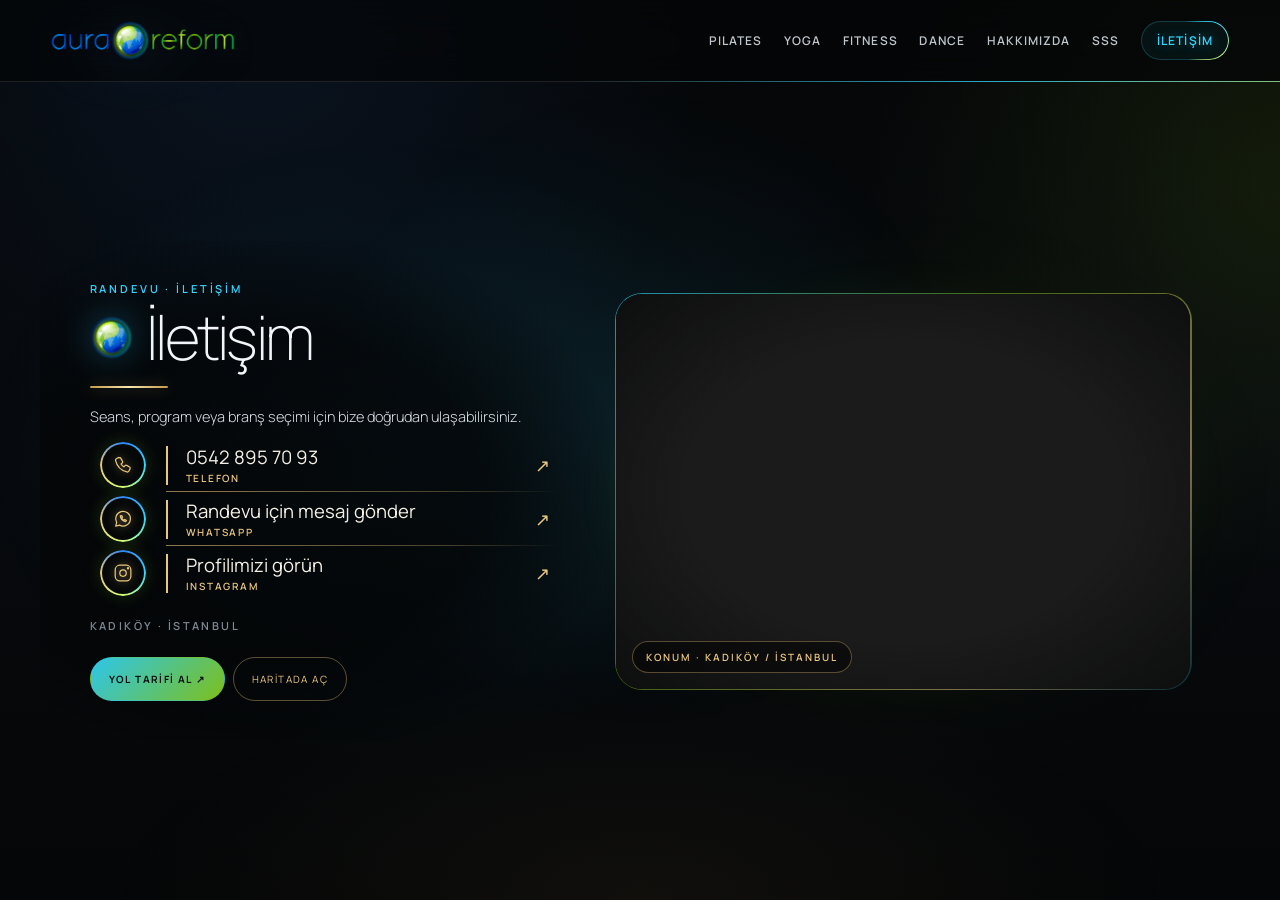
<file: contact.html>
<!doctype html>
<html lang="tr">
<head>
  <meta charset="utf-8">
  <meta name="viewport" content="width=device-width,initial-scale=1,viewport-fit=cover">
  <meta name="theme-color" content="#050607">
  <meta name="description" content="Aura Reform Studio — Kadıköy / İstanbul. Telefon, WhatsApp ve Instagram ile randevu ve iletişim.">
  <title>İletişim | Aura Reform</title>
  <link rel="preconnect" href="https://fonts.googleapis.com">
  <link rel="preconnect" href="https://fonts.gstatic.com" crossorigin>
  <link rel="stylesheet" href="https://fonts.googleapis.com/css2?family=Cormorant+Garamond:ital,wght@0,500;0,600;0,700;1,500;1,600&family=Manrope:wght@200;300;400;500;600;700&display=swap">
  <link rel="stylesheet" href="styles.css">
</head>
<body class="branch-page contact-page">
  <header class="site-header">
  <a class="brand" href="index.html" aria-label="Aura Reform ana sayfa"><img src="assets/logoMain.png" alt="Aura Reform logosu"></a>
  <nav class="desktop-nav" aria-label="Ana menü"><a href="pilates.html">PILATES</a><a href="yoga.html">YOGA</a><a href="fitness.html">FITNESS</a><a href="dance.html">DANCE</a><a href="trainer.html">HAKKIMIZDA</a><a href="faq.html">SSS</a><a aria-current="page" class="nav-cta" href="contact.html">İLETİŞİM</a></nav>
  <button class="menu-toggle" type="button" aria-label="Menüyü aç" aria-expanded="false"><span></span></button>
</header>
<nav class="mobile-menu" aria-label="Mobil menü"><a href="pilates.html">PILATES</a><a href="yoga.html">YOGA</a><a href="fitness.html">FITNESS</a><a href="dance.html">DANCE</a><a href="trainer.html">HAKKIMIZDA</a><a href="faq.html">SSS</a><a aria-current="page" href="contact.html">İLETİŞİM</a></nav>
  <main class="branch-screen" data-spotlight>
    <div class="branch-bg" aria-hidden="true">
      <div class="branch-glow"></div>
      <!-- Ortadan iki yana yavaşça kayan dikey aura dalgaları + süzülen küçük ışık topları
           (yalnızca CSS kayma/saydamlık; canvas ve her karede çalışan JS yok) -->
      <div class="page-waves">
        <div class="wave-side wave-left"><span></span><span></span><span></span></div>
        <div class="wave-side wave-right"><span></span><span></span><span></span></div>
        <div class="page-motes">
          <span style="--x:4%;  --y:88%; --dx:-2vw; --t:22s; --dl:-3s"></span>
          <span style="--x:9%;  --y:70%; --dx:-3vw; --t:26s; --dl:-14s"></span>
          <span style="--x:14%; --y:95%; --dx:-4vw; --t:19s; --dl:-8s"></span>
          <span style="--x:6%;  --y:55%; --dx:-2vw; --t:24s; --dl:-19s"></span>
          <span style="--x:12%; --y:80%; --dx:-3vw; --t:21s; --dl:-1s"></span>
          <span style="--x:17%; --y:62%; --dx:-5vw; --t:25s; --dl:-11s"></span>
          <span style="--x:3%;  --y:98%; --dx:-1vw; --t:20s; --dl:-16s"></span>
          <span style="--x:96%; --y:86%; --dx:2vw;  --t:23s; --dl:-6s"></span>
          <span style="--x:91%; --y:68%; --dx:3vw;  --t:20s; --dl:-17s"></span>
          <span style="--x:86%; --y:96%; --dx:4vw;  --t:26s; --dl:-2s"></span>
          <span style="--x:94%; --y:58%; --dx:2vw;  --t:22s; --dl:-12s"></span>
          <span style="--x:88%; --y:78%; --dx:3vw;  --t:19s; --dl:-9s"></span>
          <span style="--x:83%; --y:64%; --dx:5vw;  --t:24s; --dl:-21s"></span>
          <span style="--x:97%; --y:99%; --dx:1vw;  --t:21s; --dl:-5s"></span>
        </div>
      </div>
      <div class="hero-spotlight"></div>
    </div>

    <div class="branch-layout contact-layout">
      <section class="branch-copy" aria-labelledby="contact-title">
        <div class="branch-kicker" data-anim="fade-up" style="--d:.15s">Randevu · İletişim</div>
        <h1 class="branch-title" id="contact-title" data-anim="fade-up" style="--d:.25s"><img class="branch-globe" src="assets/earthLogo.png" alt=""><span>İletişim</span></h1>
        <span class="gold-rule" data-anim="line" style="--d:.5s"></span>
        <div class="branch-text">
          <p data-anim="fade-up" style="--d:.55s">Seans, program veya branş seçimi için bize doğrudan ulaşabilirsiniz.</p>
        </div>

        <div class="service-list contact-list">
          <a class="service" href="tel:+905428957093" data-anim="slide" style="--d:.7s">
            <span class="service-ring"><svg viewBox="0 0 24 24" fill="none" aria-hidden="true"><path d="M7.2 3.8 4.7 5.2c-.7.4-1 1.2-.8 2 1.5 6.1 6.2 10.8 12.3 12.3.8.2 1.6-.1 2-.8l1.4-2.5c.4-.7.2-1.6-.5-2l-3-1.8c-.6-.4-1.4-.3-1.9.2l-1.3 1.3a13 13 0 0 1-3-3l1.3-1.3c.5-.5.6-1.3.2-1.9l-1.8-3c-.4-.7-1.3-.9-2-.5Z"/></svg></span>
            <span class="service-copy"><strong>0542 895 70 93</strong><small>TELEFON</small></span>
            <span class="contact-arrow" aria-hidden="true">↗</span>
          </a>
          <a class="service" href="https://wa.me/905428957093" target="_blank" rel="noopener" data-anim="slide" style="--d:.82s">
            <span class="service-ring"><svg viewBox="0 0 24 24" fill="none" aria-hidden="true"><path d="M20 11.6a8 8 0 0 1-11.8 7l-4.2 1.1 1.1-4A8 8 0 1 1 20 11.6Z"/><path d="M9 8.6c.3 2.6 2.7 5.4 5.6 6.2l1.2-1.3-1.8-1-1 .9c-1-.5-1.9-1.4-2.4-2.4l.9-1-1-1.8L9 8.6Z"/></svg></span>
            <span class="service-copy"><strong>Randevu için mesaj gönder</strong><small>WHATSAPP</small></span>
            <span class="contact-arrow" aria-hidden="true">↗</span>
          </a>
          <a class="service" href="https://www.instagram.com/" target="_blank" rel="noopener" data-anim="slide" style="--d:.94s">
            <span class="service-ring"><svg viewBox="0 0 24 24" fill="none" aria-hidden="true"><rect x="3.5" y="3.5" width="17" height="17" rx="5"/><circle cx="12" cy="12" r="3.5"/><circle cx="17.4" cy="6.8" r=".6"/></svg></span>
            <span class="service-copy"><strong>Profilimizi görün</strong><small>INSTAGRAM</small></span>
            <span class="contact-arrow" aria-hidden="true">↗</span>
          </a>
        </div>

        <p class="contact-place" data-anim="fade-up" style="--d:1.05s">Kadıköy · İstanbul</p>
        <div class="page-actions branch-actions" data-anim="fade-up" style="--d:1.15s">
          <a class="btn btn-primary" href="https://www.google.com/maps/dir/?api=1&amp;destination=Aura%20Reform%20Studio%20Kad%C4%B1k%C3%B6y%20%C4%B0stanbul" target="_blank" rel="noopener">Yol tarifi al ↗</a>
          <a class="btn btn-ghost" href="https://www.google.com/maps/search/?api=1&amp;query=Aura%20Reform%20Studio%20Kad%C4%B1k%C3%B6y%20%C4%B0stanbul" target="_blank" rel="noopener">Haritada aç</a>
        </div>
      </section>

      <section class="branch-gallery" aria-label="Aura Reform Studio konumu" data-anim="fade-up" style="--d:.35s">
        <div class="bg-frame map-frame">
          <div class="bg-viewport">
            <iframe title="Aura Reform Studio harita konumu" loading="lazy" allowfullscreen referrerpolicy="no-referrer-when-downgrade" src="https://www.google.com/maps?q=Aura%20Reform%20Studio%20Kad%C4%B1k%C3%B6y%20%C4%B0stanbul&amp;output=embed"></iframe>
            <div class="map-pulse" aria-hidden="true"><span></span><span></span><span></span></div>
          </div>
          <span class="map-chip">Konum · Kadıköy / İstanbul</span>
        </div>
      </section>
    </div>
  </main>
  <script src="script.js"></script>
</body>
</html>
</file>
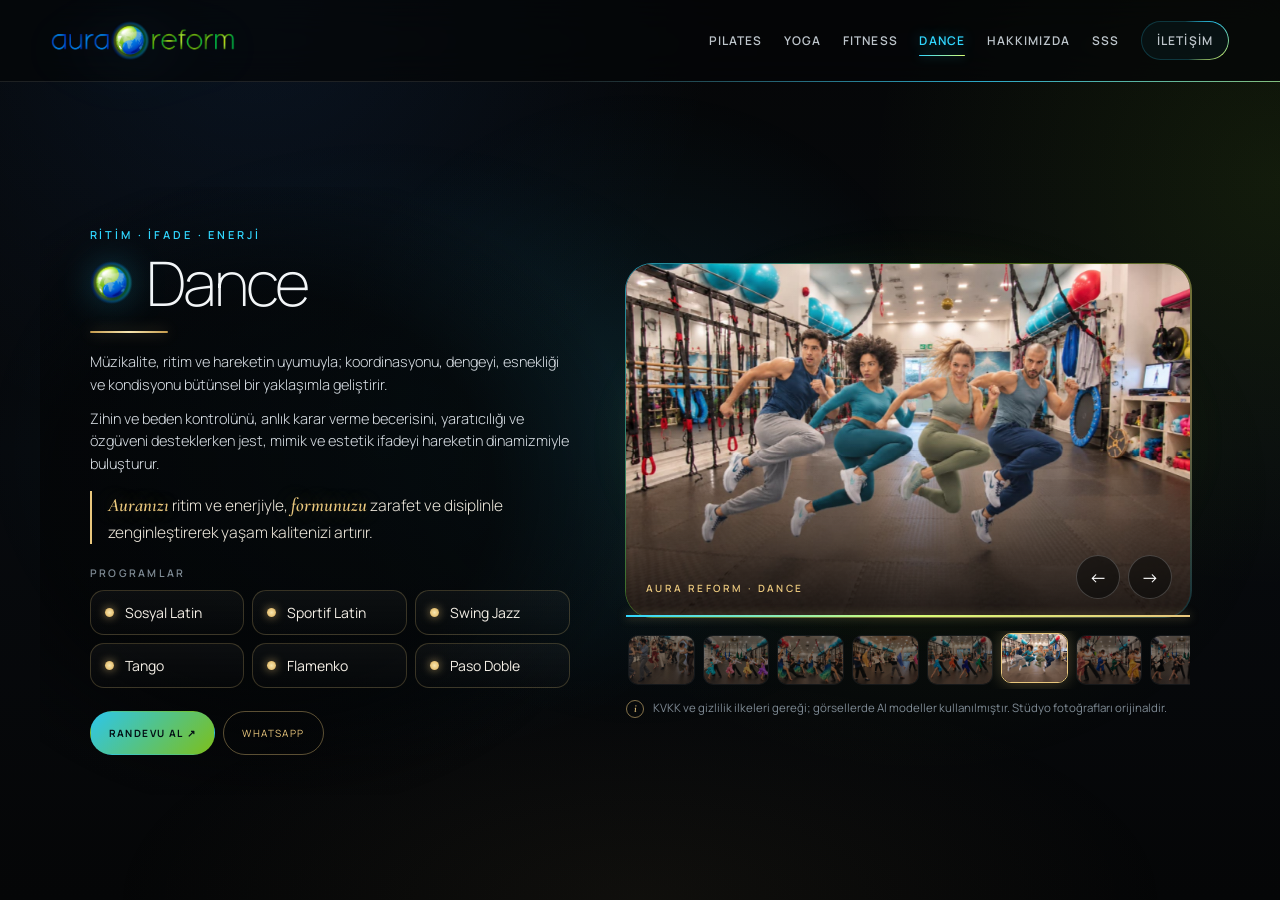
<file: dance.html>
<!doctype html>
<html lang="tr">
<head>
  <meta charset="utf-8">
  <meta name="viewport" content="width=device-width,initial-scale=1,viewport-fit=cover">
  <meta name="theme-color" content="#050607">
  <meta name="description" content="Aura Reform Dance: Sosyal Latin, Sportif Latin, Swing Jazz, Tango, Flamenko ve Paso Doble.">
  <title>Dance | Aura Reform</title>
  <link rel="preconnect" href="https://fonts.googleapis.com">
  <link rel="preconnect" href="https://fonts.gstatic.com" crossorigin>
  <link rel="stylesheet" href="https://fonts.googleapis.com/css2?family=Cormorant+Garamond:ital,wght@0,500;0,600;0,700;1,500;1,600&family=Manrope:wght@200;300;400;500;600;700&display=swap">
  <link rel="stylesheet" href="styles.css">
</head>
<body class="branch-page">
  <header class="site-header">
  <a class="brand" href="index.html" aria-label="Aura Reform ana sayfa"><img src="assets/logoMain.png" alt="Aura Reform logosu"></a>
  <nav class="desktop-nav" aria-label="Ana menü"><a href="pilates.html">PILATES</a><a href="yoga.html">YOGA</a><a href="fitness.html">FITNESS</a><a aria-current="page" href="dance.html">DANCE</a><a href="trainer.html">HAKKIMIZDA</a><a href="faq.html">SSS</a><a class="nav-cta" href="contact.html">İLETİŞİM</a></nav>
  <button class="menu-toggle" type="button" aria-label="Menüyü aç" aria-expanded="false"><span></span></button>
</header>
<nav class="mobile-menu" aria-label="Mobil menü"><a href="pilates.html">PILATES</a><a href="yoga.html">YOGA</a><a href="fitness.html">FITNESS</a><a aria-current="page" href="dance.html">DANCE</a><a href="trainer.html">HAKKIMIZDA</a><a href="faq.html">SSS</a><a href="contact.html">İLETİŞİM</a></nav>
  <main class="branch-screen" data-spotlight>
    <div class="branch-bg" aria-hidden="true">
      <div class="branch-glow"></div>
      <!-- Ortadan iki yana yavaşça kayan dikey aura dalgaları + süzülen küçük ışık topları
           (yalnızca CSS kayma/saydamlık; canvas ve her karede çalışan JS yok) -->
      <div class="page-waves">
        <div class="wave-side wave-left"><span></span><span></span><span></span></div>
        <div class="wave-side wave-right"><span></span><span></span><span></span></div>
        <div class="page-motes">
          <span style="--x:4%;  --y:88%; --dx:-2vw; --t:22s; --dl:-3s"></span>
          <span style="--x:9%;  --y:70%; --dx:-3vw; --t:26s; --dl:-14s"></span>
          <span style="--x:14%; --y:95%; --dx:-4vw; --t:19s; --dl:-8s"></span>
          <span style="--x:6%;  --y:55%; --dx:-2vw; --t:24s; --dl:-19s"></span>
          <span style="--x:12%; --y:80%; --dx:-3vw; --t:21s; --dl:-1s"></span>
          <span style="--x:17%; --y:62%; --dx:-5vw; --t:25s; --dl:-11s"></span>
          <span style="--x:3%;  --y:98%; --dx:-1vw; --t:20s; --dl:-16s"></span>
          <span style="--x:96%; --y:86%; --dx:2vw;  --t:23s; --dl:-6s"></span>
          <span style="--x:91%; --y:68%; --dx:3vw;  --t:20s; --dl:-17s"></span>
          <span style="--x:86%; --y:96%; --dx:4vw;  --t:26s; --dl:-2s"></span>
          <span style="--x:94%; --y:58%; --dx:2vw;  --t:22s; --dl:-12s"></span>
          <span style="--x:88%; --y:78%; --dx:3vw;  --t:19s; --dl:-9s"></span>
          <span style="--x:83%; --y:64%; --dx:5vw;  --t:24s; --dl:-21s"></span>
          <span style="--x:97%; --y:99%; --dx:1vw;  --t:21s; --dl:-5s"></span>
        </div>
      </div>
      <div class="hero-spotlight"></div>
    </div>

    <div class="branch-layout">
      <section class="branch-copy" aria-labelledby="branch-title">
        <div class="branch-kicker" data-anim="fade-up" style="--d:.15s">Ritim · İfade · Enerji</div>
        <h1 class="branch-title" id="branch-title" data-anim="fade-up" style="--d:.25s"><img class="branch-globe" src="assets/earthLogo.png" alt=""><span>Dance</span></h1>
        <span class="gold-rule" data-anim="line" style="--d:.5s"></span>
        <div class="branch-text">
          <p data-anim="fade-up" style="--d:.55s">Müzikalite, ritim ve hareketin uyumuyla; koordinasyonu, dengeyi, esnekliği ve kondisyonu bütünsel bir yaklaşımla geliştirir.</p>
          <p data-anim="fade-up" style="--d:.65s">Zihin ve beden kontrolünü, anlık karar verme becerisini, yaratıcılığı ve özgüveni desteklerken jest, mimik ve estetik ifadeyi hareketin dinamizmiyle buluşturur.</p>
          <p class="branch-aura" data-anim="fade-up" style="--d:.75s"><em>Auranızı</em> ritim ve enerjiyle, <em>formunuzu</em> zarafet ve disiplinle zenginleştirerek yaşam kalitenizi artırır.</p>
        </div>
        <div class="branch-programs">
          <div class="branch-label" data-anim="fade-up" style="--d:.85s">Programlar</div>
          <ul class="program-pills is-six">
            <li>Sosyal Latin</li>
            <li>Sportif Latin</li>
            <li>Swing Jazz</li>
            <li>Tango</li>
            <li>Flamenko</li>
            <li>Paso Doble</li>
          </ul>
        </div>
        <div class="page-actions branch-actions" data-anim="fade-up" style="--d:1.05s">
          <a class="btn btn-primary" href="contact.html">Randevu al ↗</a>
          <a class="btn btn-ghost" href="https://wa.me/905428957093" target="_blank" rel="noopener">WhatsApp</a>
        </div>
      </section>

      <section class="branch-gallery" aria-label="Dance fotoğrafları" data-branch-gallery data-anim="fade-up" style="--d:.35s">
        <div class="bg-frame">
          <div class="bg-viewport">
            <figure class="bg-slide is-active"><img src="assets/gallery/dance/dance-01.jpg" alt="Aura Reform stüdyosunda dance — fotoğraf 1" decoding="async" draggable="false" fetchpriority="high"></figure>
            <figure class="bg-slide"><img src="assets/gallery/dance/dance-02.jpg" alt="Aura Reform stüdyosunda dance — fotoğraf 2" decoding="async" draggable="false"></figure>
            <figure class="bg-slide"><img src="assets/gallery/dance/dance-03.jpg" alt="Aura Reform stüdyosunda dance — fotoğraf 3" decoding="async" draggable="false"></figure>
            <figure class="bg-slide"><img src="assets/gallery/dance/dance-04.jpg" alt="Aura Reform stüdyosunda dance — fotoğraf 4" decoding="async" draggable="false"></figure>
            <figure class="bg-slide"><img src="assets/gallery/dance/dance-05.jpg" alt="Aura Reform stüdyosunda dance — fotoğraf 5" decoding="async" draggable="false"></figure>
            <figure class="bg-slide"><img src="assets/gallery/dance/dance-06.jpg" alt="Aura Reform stüdyosunda dance — fotoğraf 6" decoding="async" draggable="false"></figure>
            <figure class="bg-slide"><img src="assets/gallery/dance/dance-07.jpg" alt="Aura Reform stüdyosunda dance — fotoğraf 7" decoding="async" draggable="false"></figure>
            <figure class="bg-slide"><img src="assets/gallery/dance/dance-08.jpg" alt="Aura Reform stüdyosunda dance — fotoğraf 8" decoding="async" draggable="false"></figure>
            <figure class="bg-slide"><img src="assets/gallery/dance/dance-09.jpg" alt="Aura Reform stüdyosunda dance — fotoğraf 9" decoding="async" draggable="false"></figure>
          </div>
          <div class="bg-meta"><small>Aura Reform · Dance</small></div>
          <div class="bg-arrows"><button class="bg-arrow" type="button" data-prev aria-label="Önceki fotoğraf">←</button><button class="bg-arrow" type="button" data-next aria-label="Sonraki fotoğraf">→</button></div>
          <div class="bg-progress" aria-hidden="true"><i></i></div>
        </div>
        <div class="bg-thumbs">
          <button class="bg-thumb is-active" type="button" aria-label="Fotoğraf 1" aria-current="true"><img src="assets/gallery/dance/dance-01.jpg" alt="" decoding="async" draggable="false"></button>
          <button class="bg-thumb" type="button" aria-label="Fotoğraf 2"><img src="assets/gallery/dance/dance-02.jpg" alt="" decoding="async" draggable="false"></button>
          <button class="bg-thumb" type="button" aria-label="Fotoğraf 3"><img src="assets/gallery/dance/dance-03.jpg" alt="" decoding="async" draggable="false"></button>
          <button class="bg-thumb" type="button" aria-label="Fotoğraf 4"><img src="assets/gallery/dance/dance-04.jpg" alt="" decoding="async" draggable="false"></button>
          <button class="bg-thumb" type="button" aria-label="Fotoğraf 5"><img src="assets/gallery/dance/dance-05.jpg" alt="" decoding="async" draggable="false"></button>
          <button class="bg-thumb" type="button" aria-label="Fotoğraf 6"><img src="assets/gallery/dance/dance-06.jpg" alt="" decoding="async" draggable="false"></button>
          <button class="bg-thumb" type="button" aria-label="Fotoğraf 7"><img src="assets/gallery/dance/dance-07.jpg" alt="" decoding="async" draggable="false"></button>
          <button class="bg-thumb" type="button" aria-label="Fotoğraf 8"><img src="assets/gallery/dance/dance-08.jpg" alt="" decoding="async" draggable="false"></button>
          <button class="bg-thumb" type="button" aria-label="Fotoğraf 9"><img src="assets/gallery/dance/dance-09.jpg" alt="" decoding="async" draggable="false"></button>
        </div>
        <p class="bg-note">KVKK ve gizlilik ilkeleri gereği; görsellerde AI modeller kullanılmıştır. Stüdyo fotoğrafları orijinaldir.</p>
      </section>
    </div>
  </main>
  <script src="script.js"></script>
</body>
</html>
</file>
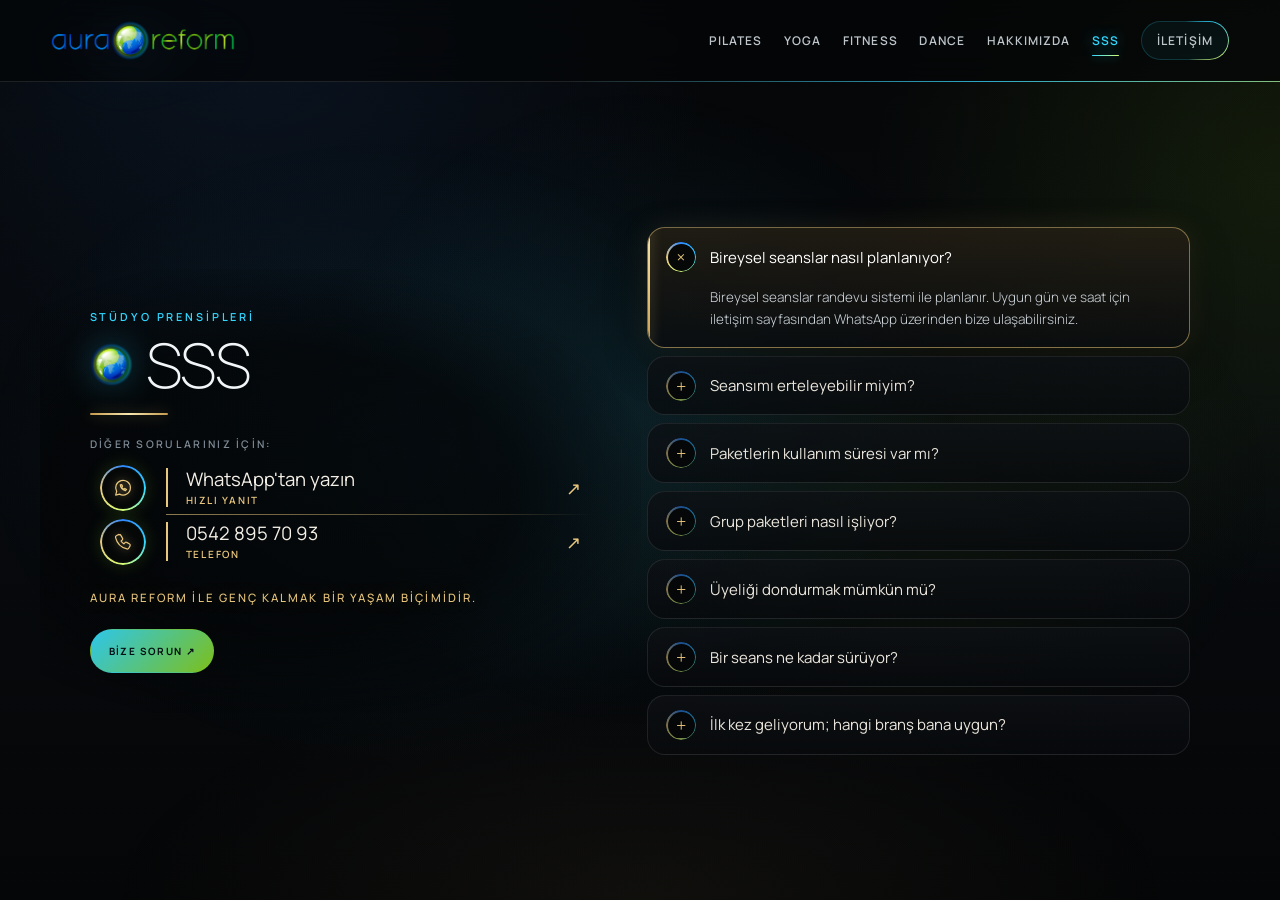
<file: faq.html>
<!doctype html>
<html lang="tr">
<head>
  <meta charset="utf-8">
  <meta name="viewport" content="width=device-width,initial-scale=1,viewport-fit=cover">
  <meta name="theme-color" content="#050607">
  <meta name="description" content="Aura Reform Studio sık sorulan sorular: seans planlama, erteleme, paketler, üyelik dondurma ve branş seçimi.">
  <title>SSS | Aura Reform</title>
  <link rel="preconnect" href="https://fonts.googleapis.com">
  <link rel="preconnect" href="https://fonts.gstatic.com" crossorigin>
  <link rel="stylesheet" href="https://fonts.googleapis.com/css2?family=Cormorant+Garamond:ital,wght@0,500;0,600;0,700;1,500;1,600&family=Manrope:wght@200;300;400;500;600;700&display=swap">
  <link rel="stylesheet" href="styles.css">
</head>
<body class="branch-page faq-page">
  <header class="site-header">
  <a class="brand" href="index.html" aria-label="Aura Reform ana sayfa"><img src="assets/logoMain.png" alt="Aura Reform logosu"></a>
  <nav class="desktop-nav" aria-label="Ana menü"><a href="pilates.html">PILATES</a><a href="yoga.html">YOGA</a><a href="fitness.html">FITNESS</a><a href="dance.html">DANCE</a><a href="trainer.html">HAKKIMIZDA</a><a aria-current="page" href="faq.html">SSS</a><a class="nav-cta" href="contact.html">İLETİŞİM</a></nav>
  <button class="menu-toggle" type="button" aria-label="Menüyü aç" aria-expanded="false"><span></span></button>
</header>
<nav class="mobile-menu" aria-label="Mobil menü"><a href="pilates.html">PILATES</a><a href="yoga.html">YOGA</a><a href="fitness.html">FITNESS</a><a href="dance.html">DANCE</a><a href="trainer.html">HAKKIMIZDA</a><a aria-current="page" href="faq.html">SSS</a><a href="contact.html">İLETİŞİM</a></nav>
  <main class="branch-screen" data-spotlight>
    <div class="branch-bg" aria-hidden="true">
      <div class="branch-glow"></div>
      <!-- Ortadan iki yana yavaşça kayan dikey aura dalgaları + süzülen küçük ışık topları
           (yalnızca CSS kayma/saydamlık; canvas ve her karede çalışan JS yok) -->
      <div class="page-waves">
        <div class="wave-side wave-left"><span></span><span></span><span></span></div>
        <div class="wave-side wave-right"><span></span><span></span><span></span></div>
        <div class="page-motes">
          <span style="--x:4%;  --y:88%; --dx:-2vw; --t:22s; --dl:-3s"></span>
          <span style="--x:9%;  --y:70%; --dx:-3vw; --t:26s; --dl:-14s"></span>
          <span style="--x:14%; --y:95%; --dx:-4vw; --t:19s; --dl:-8s"></span>
          <span style="--x:6%;  --y:55%; --dx:-2vw; --t:24s; --dl:-19s"></span>
          <span style="--x:12%; --y:80%; --dx:-3vw; --t:21s; --dl:-1s"></span>
          <span style="--x:17%; --y:62%; --dx:-5vw; --t:25s; --dl:-11s"></span>
          <span style="--x:3%;  --y:98%; --dx:-1vw; --t:20s; --dl:-16s"></span>
          <span style="--x:96%; --y:86%; --dx:2vw;  --t:23s; --dl:-6s"></span>
          <span style="--x:91%; --y:68%; --dx:3vw;  --t:20s; --dl:-17s"></span>
          <span style="--x:86%; --y:96%; --dx:4vw;  --t:26s; --dl:-2s"></span>
          <span style="--x:94%; --y:58%; --dx:2vw;  --t:22s; --dl:-12s"></span>
          <span style="--x:88%; --y:78%; --dx:3vw;  --t:19s; --dl:-9s"></span>
          <span style="--x:83%; --y:64%; --dx:5vw;  --t:24s; --dl:-21s"></span>
          <span style="--x:97%; --y:99%; --dx:1vw;  --t:21s; --dl:-5s"></span>
        </div>
      </div>
      <div class="hero-spotlight"></div>
    </div>

    <div class="branch-layout faq-layout">
      <section class="branch-copy" aria-labelledby="faq-title">
        <div class="branch-kicker" data-anim="fade-up" style="--d:.15s">Stüdyo prensipleri</div>
        <h1 class="branch-title" id="faq-title" data-anim="fade-up" style="--d:.25s"><img class="branch-globe" src="assets/earthLogo.png" alt=""><span>SSS</span></h1>
        <span class="gold-rule" data-anim="line" style="--d:.5s"></span>

        <div class="branch-programs">
          <div class="branch-label" data-anim="fade-up" style="--d:.6s">Diğer sorularınız için:</div>
          <div class="service-list contact-list faq-contact">
            <a class="service" href="https://wa.me/905428957093" target="_blank" rel="noopener" data-anim="slide" style="--d:.8s">
              <span class="service-ring"><svg viewBox="0 0 24 24" fill="none" aria-hidden="true"><path d="M20 11.6a8 8 0 0 1-11.8 7l-4.2 1.1 1.1-4A8 8 0 1 1 20 11.6Z"/><path d="M9 8.6c.3 2.6 2.7 5.4 5.6 6.2l1.2-1.3-1.8-1-1 .9c-1-.5-1.9-1.4-2.4-2.4l.9-1-1-1.8L9 8.6Z"/></svg></span>
              <span class="service-copy"><strong>WhatsApp'tan yazın</strong><small>HIZLI YANIT</small></span>
              <span class="contact-arrow" aria-hidden="true">↗</span>
            </a>
            <a class="service" href="tel:+905428957093" data-anim="slide" style="--d:.92s">
              <span class="service-ring"><svg viewBox="0 0 24 24" fill="none" aria-hidden="true"><path d="M7.2 3.8 4.7 5.2c-.7.4-1 1.2-.8 2 1.5 6.1 6.2 10.8 12.3 12.3.8.2 1.6-.1 2-.8l1.4-2.5c.4-.7.2-1.6-.5-2l-3-1.8c-.6-.4-1.4-.3-1.9.2l-1.3 1.3a13 13 0 0 1-3-3l1.3-1.3c.5-.5.6-1.3.2-1.9l-1.8-3c-.4-.7-1.3-.9-2-.5Z"/></svg></span>
              <span class="service-copy"><strong>0542 895 70 93</strong><small>TELEFON</small></span>
              <span class="contact-arrow" aria-hidden="true">↗</span>
            </a>
          </div>
        </div>

        <span class="signature-line about-tagline" data-anim="fade-up" style="--d:1.05s">AURA REFORM İLE GENÇ KALMAK BİR YAŞAM BİÇİMİDİR.</span>
        <div class="page-actions branch-actions" data-anim="fade-up" style="--d:1.15s">
          <a class="btn btn-primary" href="contact.html">Bize sorun ↗</a>
        </div>
      </section>

      <section class="qa-list" aria-label="Sık sorulan sorular" data-accordion>
        <div class="qa-item open" data-anim="pop" style="--d:.35s">
          <button class="qa-question" type="button" aria-expanded="true" aria-controls="qa-1"><span class="qa-icon" aria-hidden="true"></span>Bireysel seanslar nasıl planlanıyor?</button>
          <div class="qa-answer" id="qa-1"><div><p>Bireysel seanslar randevu sistemi ile planlanır. Uygun gün ve saat için iletişim sayfasından WhatsApp üzerinden bize ulaşabilirsiniz.</p></div></div>
        </div>
        <div class="qa-item" data-anim="pop" style="--d:.43s">
          <button class="qa-question" type="button" aria-expanded="false" aria-controls="qa-2"><span class="qa-icon" aria-hidden="true"></span>Seansımı erteleyebilir miyim?</button>
          <div class="qa-answer" id="qa-2"><div><p>Bireysel seanslarda değişiklik talebinin en az 24 saat önceden bildirilmesi gerekir. Daha geç yapılan bildirimlerde seans paketinizden düşebilir.</p></div></div>
        </div>
        <div class="qa-item" data-anim="pop" style="--d:.51s">
          <button class="qa-question" type="button" aria-expanded="false" aria-controls="qa-3"><span class="qa-icon" aria-hidden="true"></span>Paketlerin kullanım süresi var mı?</button>
          <div class="qa-answer" id="qa-3"><div><p>Seanslar satın alınan paketin geçerlilik süresi içinde kullanılmalıdır. Paketlerin devir, erteleme ve dondurma koşulları paket türüne göre değişebilir.</p></div></div>
        </div>
        <div class="qa-item" data-anim="pop" style="--d:.59s">
          <button class="qa-question" type="button" aria-expanded="false" aria-controls="qa-4"><span class="qa-icon" aria-hidden="true"></span>Grup paketleri nasıl işliyor?</button>
          <div class="qa-answer" id="qa-4"><div><p>Standart grup paketleri ayda dört hafta üzerinden planlanır. Grup derslerinin sabit akışı nedeniyle bireysel erteleme koşulları özel seanslardan farklı olabilir.</p></div></div>
        </div>
        <div class="qa-item" data-anim="pop" style="--d:.67s">
          <button class="qa-question" type="button" aria-expanded="false" aria-controls="qa-5"><span class="qa-icon" aria-hidden="true"></span>Üyeliği dondurmak mümkün mü?</button>
          <div class="qa-answer" id="qa-5"><div><p>Zorunlu ve belgelenebilir durumlarda, güncel stüdyo koşullarına göre üyelik veya kalan paket belirli bir süre dondurulabilir. Ayrıntı için doğrudan stüdyo ile görüşmenizi öneririz.</p></div></div>
        </div>
        <div class="qa-item" data-anim="pop" style="--d:.75s">
          <button class="qa-question" type="button" aria-expanded="false" aria-controls="qa-6"><span class="qa-icon" aria-hidden="true"></span>Bir seans ne kadar sürüyor?</button>
          <div class="qa-answer" id="qa-6"><div><p>Standart seans süresi 45 dakikadır. Branşa ve özel programa göre süre farklılaşırsa randevu sırasında ayrıca belirtilir.</p></div></div>
        </div>
        <div class="qa-item" data-anim="pop" style="--d:.83s">
          <button class="qa-question" type="button" aria-expanded="false" aria-controls="qa-7"><span class="qa-icon" aria-hidden="true"></span>İlk kez geliyorum; hangi branş bana uygun?</button>
          <div class="qa-answer" id="qa-7"><div><p>Hedefinizi, deneyim seviyenizi ve tercih ettiğiniz hareket biçimini kısaca paylaşın. Size Pilates, Yoga, Fitness veya Dans seçenekleri arasından uygun başlangıç yönünü önerebiliriz.</p></div></div>
        </div>
      </section>
    </div>
  </main>
  <script src="script.js"></script>
</body>
</html>
</file>
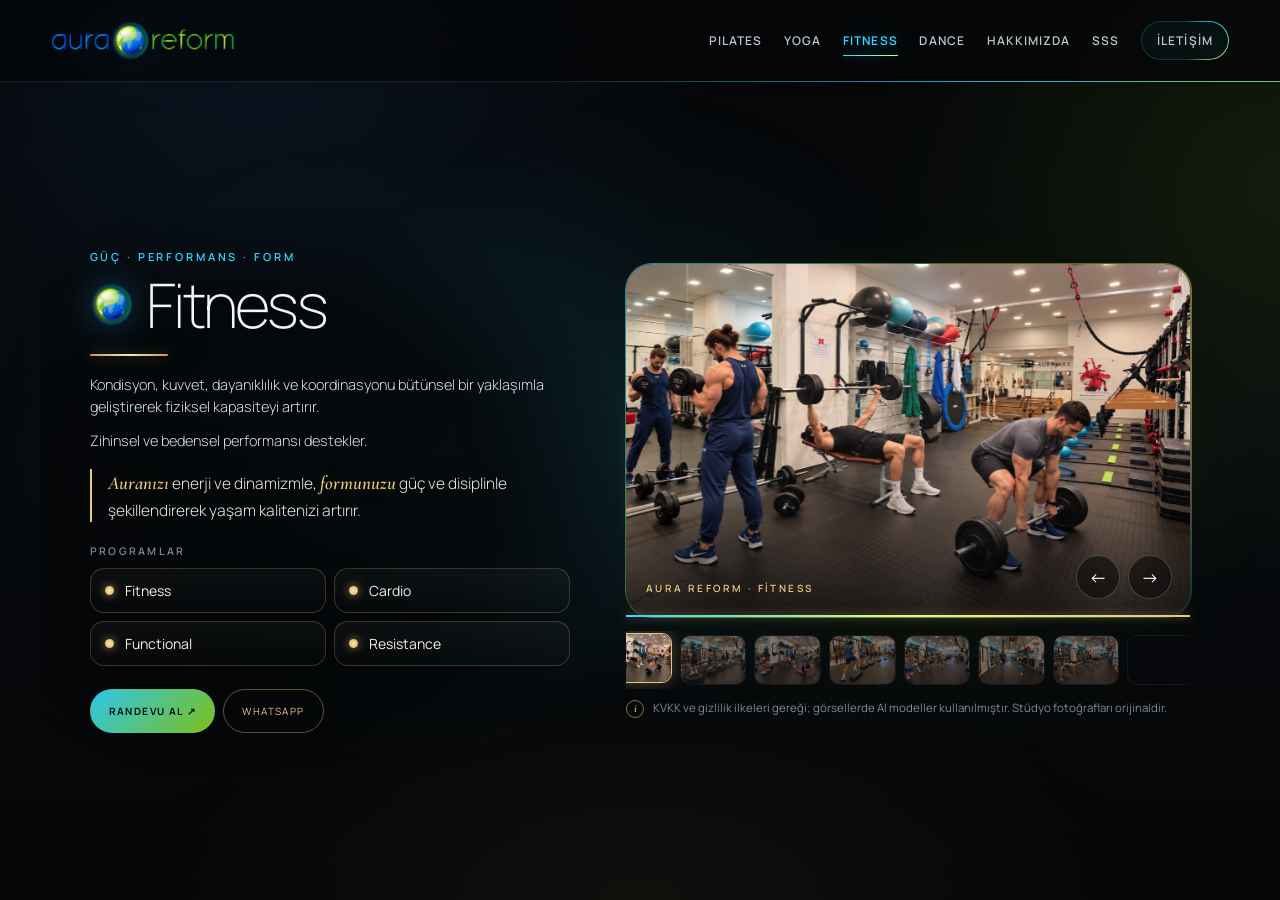
<file: fitness.html>
<!doctype html>
<html lang="tr">
<head>
  <meta charset="utf-8">
  <meta name="viewport" content="width=device-width,initial-scale=1,viewport-fit=cover">
  <meta name="theme-color" content="#050607">
  <meta name="description" content="Aura Reform Fitness: Fitness, Cardio, Functional ve Resistance programları.">
  <title>Fitness | Aura Reform</title>
  <link rel="preconnect" href="https://fonts.googleapis.com">
  <link rel="preconnect" href="https://fonts.gstatic.com" crossorigin>
  <link rel="stylesheet" href="https://fonts.googleapis.com/css2?family=Cormorant+Garamond:ital,wght@0,500;0,600;0,700;1,500;1,600&family=Manrope:wght@200;300;400;500;600;700&display=swap">
  <link rel="stylesheet" href="styles.css">
</head>
<body class="branch-page">
  <header class="site-header">
  <a class="brand" href="index.html" aria-label="Aura Reform ana sayfa"><img src="assets/logoMain.png" alt="Aura Reform logosu"></a>
  <nav class="desktop-nav" aria-label="Ana menü"><a href="pilates.html">PILATES</a><a href="yoga.html">YOGA</a><a aria-current="page" href="fitness.html">FITNESS</a><a href="dance.html">DANCE</a><a href="trainer.html">HAKKIMIZDA</a><a href="faq.html">SSS</a><a class="nav-cta" href="contact.html">İLETİŞİM</a></nav>
  <button class="menu-toggle" type="button" aria-label="Menüyü aç" aria-expanded="false"><span></span></button>
</header>
<nav class="mobile-menu" aria-label="Mobil menü"><a href="pilates.html">PILATES</a><a href="yoga.html">YOGA</a><a aria-current="page" href="fitness.html">FITNESS</a><a href="dance.html">DANCE</a><a href="trainer.html">HAKKIMIZDA</a><a href="faq.html">SSS</a><a href="contact.html">İLETİŞİM</a></nav>
  <main class="branch-screen" data-spotlight>
    <div class="branch-bg" aria-hidden="true">
      <div class="branch-glow"></div>
      <!-- Ortadan iki yana yavaşça kayan dikey aura dalgaları + süzülen küçük ışık topları
           (yalnızca CSS kayma/saydamlık; canvas ve her karede çalışan JS yok) -->
      <div class="page-waves">
        <div class="wave-side wave-left"><span></span><span></span><span></span></div>
        <div class="wave-side wave-right"><span></span><span></span><span></span></div>
        <div class="page-motes">
          <span style="--x:4%;  --y:88%; --dx:-2vw; --t:22s; --dl:-3s"></span>
          <span style="--x:9%;  --y:70%; --dx:-3vw; --t:26s; --dl:-14s"></span>
          <span style="--x:14%; --y:95%; --dx:-4vw; --t:19s; --dl:-8s"></span>
          <span style="--x:6%;  --y:55%; --dx:-2vw; --t:24s; --dl:-19s"></span>
          <span style="--x:12%; --y:80%; --dx:-3vw; --t:21s; --dl:-1s"></span>
          <span style="--x:17%; --y:62%; --dx:-5vw; --t:25s; --dl:-11s"></span>
          <span style="--x:3%;  --y:98%; --dx:-1vw; --t:20s; --dl:-16s"></span>
          <span style="--x:96%; --y:86%; --dx:2vw;  --t:23s; --dl:-6s"></span>
          <span style="--x:91%; --y:68%; --dx:3vw;  --t:20s; --dl:-17s"></span>
          <span style="--x:86%; --y:96%; --dx:4vw;  --t:26s; --dl:-2s"></span>
          <span style="--x:94%; --y:58%; --dx:2vw;  --t:22s; --dl:-12s"></span>
          <span style="--x:88%; --y:78%; --dx:3vw;  --t:19s; --dl:-9s"></span>
          <span style="--x:83%; --y:64%; --dx:5vw;  --t:24s; --dl:-21s"></span>
          <span style="--x:97%; --y:99%; --dx:1vw;  --t:21s; --dl:-5s"></span>
        </div>
      </div>
      <div class="hero-spotlight"></div>
    </div>

    <div class="branch-layout">
      <section class="branch-copy" aria-labelledby="branch-title">
        <div class="branch-kicker" data-anim="fade-up" style="--d:.15s">Güç · Performans · Form</div>
        <h1 class="branch-title" id="branch-title" data-anim="fade-up" style="--d:.25s"><img class="branch-globe" src="assets/earthLogo.png" alt=""><span>Fitness</span></h1>
        <span class="gold-rule" data-anim="line" style="--d:.5s"></span>
        <div class="branch-text">
          <p data-anim="fade-up" style="--d:.55s">Kondisyon, kuvvet, dayanıklılık ve koordinasyonu bütünsel bir yaklaşımla geliştirerek fiziksel kapasiteyi artırır.</p>
          <p data-anim="fade-up" style="--d:.65s">Zihinsel ve bedensel performansı destekler.</p>
          <p class="branch-aura" data-anim="fade-up" style="--d:.75s"><em>Auranızı</em> enerji ve dinamizmle, <em>formunuzu</em> güç ve disiplinle şekillendirerek yaşam kalitenizi artırır.</p>
        </div>
        <div class="branch-programs">
          <div class="branch-label" data-anim="fade-up" style="--d:.85s">Programlar</div>
          <ul class="program-pills">
            <li>Fitness</li>
            <li>Cardio</li>
            <li>Functional</li>
            <li>Resistance</li>
          </ul>
        </div>
        <div class="page-actions branch-actions" data-anim="fade-up" style="--d:1.05s">
          <a class="btn btn-primary" href="contact.html">Randevu al ↗</a>
          <a class="btn btn-ghost" href="https://wa.me/905428957093" target="_blank" rel="noopener">WhatsApp</a>
        </div>
      </section>

      <section class="branch-gallery" aria-label="Fitness fotoğrafları" data-branch-gallery data-anim="fade-up" style="--d:.35s">
        <div class="bg-frame">
          <div class="bg-viewport">
            <figure class="bg-slide is-active"><img src="assets/gallery/fitness/fitness-01.jpg" alt="Aura Reform stüdyosunda fitness — fotoğraf 1" decoding="async" draggable="false" fetchpriority="high"></figure>
            <figure class="bg-slide"><img src="assets/gallery/fitness/fitness-02.jpg" alt="Aura Reform stüdyosunda fitness — fotoğraf 2" decoding="async" draggable="false"></figure>
            <figure class="bg-slide"><img src="assets/gallery/fitness/fitness-03.jpg" alt="Aura Reform stüdyosunda fitness — fotoğraf 3" decoding="async" draggable="false"></figure>
            <figure class="bg-slide"><img src="assets/gallery/fitness/fitness-04.jpg" alt="Aura Reform stüdyosunda fitness — fotoğraf 4" decoding="async" draggable="false"></figure>
            <figure class="bg-slide"><img src="assets/gallery/fitness/fitness-05.jpg" alt="Aura Reform stüdyosunda fitness — fotoğraf 5" decoding="async" draggable="false"></figure>
            <figure class="bg-slide"><img src="assets/gallery/fitness/fitness-06.jpg" alt="Aura Reform stüdyosunda fitness — fotoğraf 6" decoding="async" draggable="false"></figure>
            <figure class="bg-slide"><img src="assets/gallery/fitness/fitness-07.jpg" alt="Aura Reform stüdyosunda fitness — fotoğraf 7" decoding="async" draggable="false"></figure>
            <figure class="bg-slide"><img src="assets/gallery/fitness/fitness-08.jpg" alt="Aura Reform stüdyosunda fitness — fotoğraf 8" decoding="async" draggable="false"></figure>
            <figure class="bg-slide"><img src="assets/gallery/fitness/fitness-09.jpg" alt="Aura Reform stüdyosunda fitness — fotoğraf 9" decoding="async" draggable="false"></figure>
            <figure class="bg-slide"><img src="assets/gallery/fitness/fitness-10.jpg" alt="Aura Reform stüdyosunda fitness — fotoğraf 10" decoding="async" draggable="false"></figure>
          </div>
          <div class="bg-meta"><small>Aura Reform · Fitness</small></div>
          <div class="bg-arrows"><button class="bg-arrow" type="button" data-prev aria-label="Önceki fotoğraf">←</button><button class="bg-arrow" type="button" data-next aria-label="Sonraki fotoğraf">→</button></div>
          <div class="bg-progress" aria-hidden="true"><i></i></div>
        </div>
        <div class="bg-thumbs">
          <button class="bg-thumb is-active" type="button" aria-label="Fotoğraf 1" aria-current="true"><img src="assets/gallery/fitness/fitness-01.jpg" alt="" decoding="async" draggable="false"></button>
          <button class="bg-thumb" type="button" aria-label="Fotoğraf 2"><img src="assets/gallery/fitness/fitness-02.jpg" alt="" decoding="async" draggable="false"></button>
          <button class="bg-thumb" type="button" aria-label="Fotoğraf 3"><img src="assets/gallery/fitness/fitness-03.jpg" alt="" decoding="async" draggable="false"></button>
          <button class="bg-thumb" type="button" aria-label="Fotoğraf 4"><img src="assets/gallery/fitness/fitness-04.jpg" alt="" decoding="async" draggable="false"></button>
          <button class="bg-thumb" type="button" aria-label="Fotoğraf 5"><img src="assets/gallery/fitness/fitness-05.jpg" alt="" decoding="async" draggable="false"></button>
          <button class="bg-thumb" type="button" aria-label="Fotoğraf 6"><img src="assets/gallery/fitness/fitness-06.jpg" alt="" decoding="async" draggable="false"></button>
          <button class="bg-thumb" type="button" aria-label="Fotoğraf 7"><img src="assets/gallery/fitness/fitness-07.jpg" alt="" decoding="async" draggable="false"></button>
          <button class="bg-thumb" type="button" aria-label="Fotoğraf 8"><img src="assets/gallery/fitness/fitness-08.jpg" alt="" decoding="async" draggable="false"></button>
          <button class="bg-thumb" type="button" aria-label="Fotoğraf 9"><img src="assets/gallery/fitness/fitness-09.jpg" alt="" decoding="async" draggable="false"></button>
          <button class="bg-thumb" type="button" aria-label="Fotoğraf 10"><img src="assets/gallery/fitness/fitness-10.jpg" alt="" decoding="async" draggable="false"></button>
        </div>
        <p class="bg-note">KVKK ve gizlilik ilkeleri gereği; görsellerde AI modeller kullanılmıştır. Stüdyo fotoğrafları orijinaldir.</p>
      </section>
    </div>
  </main>
  <script src="script.js"></script>
</body>
</html>
</file>
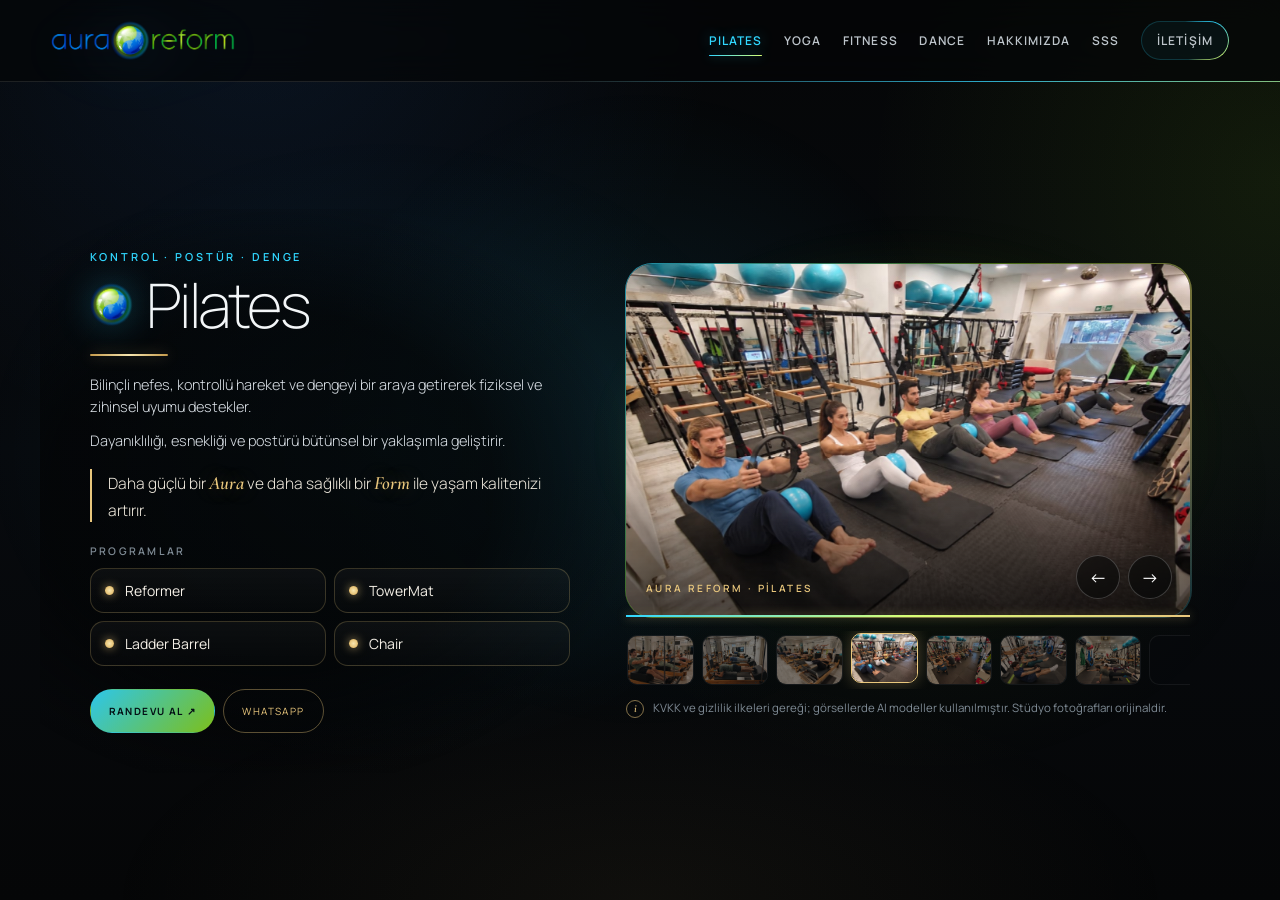
<file: pilates.html>
<!doctype html>
<html lang="tr">
<head>
  <meta charset="utf-8">
  <meta name="viewport" content="width=device-width,initial-scale=1,viewport-fit=cover">
  <meta name="theme-color" content="#050607">
  <meta name="description" content="Aura Reform Pilates: Reformer, TowerMat, Ladder Barrel ve Chair programları.">
  <title>Pilates | Aura Reform</title>
  <link rel="preconnect" href="https://fonts.googleapis.com">
  <link rel="preconnect" href="https://fonts.gstatic.com" crossorigin>
  <link rel="stylesheet" href="https://fonts.googleapis.com/css2?family=Cormorant+Garamond:ital,wght@0,500;0,600;0,700;1,500;1,600&family=Manrope:wght@200;300;400;500;600;700&display=swap">
  <link rel="stylesheet" href="styles.css">
</head>
<body class="branch-page">
  <header class="site-header">
  <a class="brand" href="index.html" aria-label="Aura Reform ana sayfa"><img src="assets/logoMain.png" alt="Aura Reform logosu"></a>
  <nav class="desktop-nav" aria-label="Ana menü"><a aria-current="page" href="pilates.html">PILATES</a><a href="yoga.html">YOGA</a><a href="fitness.html">FITNESS</a><a href="dance.html">DANCE</a><a href="trainer.html">HAKKIMIZDA</a><a href="faq.html">SSS</a><a class="nav-cta" href="contact.html">İLETİŞİM</a></nav>
  <button class="menu-toggle" type="button" aria-label="Menüyü aç" aria-expanded="false"><span></span></button>
</header>
<nav class="mobile-menu" aria-label="Mobil menü"><a aria-current="page" href="pilates.html">PILATES</a><a href="yoga.html">YOGA</a><a href="fitness.html">FITNESS</a><a href="dance.html">DANCE</a><a href="trainer.html">HAKKIMIZDA</a><a href="faq.html">SSS</a><a href="contact.html">İLETİŞİM</a></nav>
  <main class="branch-screen" data-spotlight>
    <div class="branch-bg" aria-hidden="true">
      <div class="branch-glow"></div>
      <!-- Ortadan iki yana yavaşça kayan dikey aura dalgaları + süzülen küçük ışık topları
           (yalnızca CSS kayma/saydamlık; canvas ve her karede çalışan JS yok) -->
      <div class="page-waves">
        <div class="wave-side wave-left"><span></span><span></span><span></span></div>
        <div class="wave-side wave-right"><span></span><span></span><span></span></div>
        <div class="page-motes">
          <span style="--x:4%;  --y:88%; --dx:-2vw; --t:22s; --dl:-3s"></span>
          <span style="--x:9%;  --y:70%; --dx:-3vw; --t:26s; --dl:-14s"></span>
          <span style="--x:14%; --y:95%; --dx:-4vw; --t:19s; --dl:-8s"></span>
          <span style="--x:6%;  --y:55%; --dx:-2vw; --t:24s; --dl:-19s"></span>
          <span style="--x:12%; --y:80%; --dx:-3vw; --t:21s; --dl:-1s"></span>
          <span style="--x:17%; --y:62%; --dx:-5vw; --t:25s; --dl:-11s"></span>
          <span style="--x:3%;  --y:98%; --dx:-1vw; --t:20s; --dl:-16s"></span>
          <span style="--x:96%; --y:86%; --dx:2vw;  --t:23s; --dl:-6s"></span>
          <span style="--x:91%; --y:68%; --dx:3vw;  --t:20s; --dl:-17s"></span>
          <span style="--x:86%; --y:96%; --dx:4vw;  --t:26s; --dl:-2s"></span>
          <span style="--x:94%; --y:58%; --dx:2vw;  --t:22s; --dl:-12s"></span>
          <span style="--x:88%; --y:78%; --dx:3vw;  --t:19s; --dl:-9s"></span>
          <span style="--x:83%; --y:64%; --dx:5vw;  --t:24s; --dl:-21s"></span>
          <span style="--x:97%; --y:99%; --dx:1vw;  --t:21s; --dl:-5s"></span>
        </div>
      </div>
      <div class="hero-spotlight"></div>
    </div>

    <div class="branch-layout">
      <section class="branch-copy" aria-labelledby="branch-title">
        <div class="branch-kicker" data-anim="fade-up" style="--d:.15s">Kontrol · Postür · Denge</div>
        <h1 class="branch-title" id="branch-title" data-anim="fade-up" style="--d:.25s"><img class="branch-globe" src="assets/earthLogo.png" alt=""><span>Pilates</span></h1>
        <span class="gold-rule" data-anim="line" style="--d:.5s"></span>
        <div class="branch-text">
          <p data-anim="fade-up" style="--d:.55s">Bilinçli nefes, kontrollü hareket ve dengeyi bir araya getirerek fiziksel ve zihinsel uyumu destekler.</p>
          <p data-anim="fade-up" style="--d:.65s">Dayanıklılığı, esnekliği ve postürü bütünsel bir yaklaşımla geliştirir.</p>
          <p class="branch-aura" data-anim="fade-up" style="--d:.75s">Daha güçlü bir <em>Aura</em> ve daha sağlıklı bir <em>Form</em> ile yaşam kalitenizi artırır.</p>
        </div>
        <div class="branch-programs">
          <div class="branch-label" data-anim="fade-up" style="--d:.85s">Programlar</div>
          <ul class="program-pills">
            <li>Reformer</li>
            <li>TowerMat</li>
            <li>Ladder Barrel</li>
            <li>Chair</li>
          </ul>
        </div>
        <div class="page-actions branch-actions" data-anim="fade-up" style="--d:1.05s">
          <a class="btn btn-primary" href="contact.html">Randevu al ↗</a>
          <a class="btn btn-ghost" href="https://wa.me/905428957093" target="_blank" rel="noopener">WhatsApp</a>
        </div>
      </section>

      <section class="branch-gallery" aria-label="Pilates fotoğrafları" data-branch-gallery data-anim="fade-up" style="--d:.35s">
        <div class="bg-frame">
          <div class="bg-viewport">
            <figure class="bg-slide is-active"><img src="assets/gallery/pilates/pilates-01.jpg" alt="Aura Reform stüdyosunda pilates — fotoğraf 1" decoding="async" draggable="false" fetchpriority="high"></figure>
            <figure class="bg-slide"><img src="assets/gallery/pilates/pilates-02.jpg" alt="Aura Reform stüdyosunda pilates — fotoğraf 2" decoding="async" draggable="false"></figure>
            <figure class="bg-slide"><img src="assets/gallery/pilates/pilates-03.jpg" alt="Aura Reform stüdyosunda pilates — fotoğraf 3" decoding="async" draggable="false"></figure>
            <figure class="bg-slide"><img src="assets/gallery/pilates/pilates-04.jpg" alt="Aura Reform stüdyosunda pilates — fotoğraf 4" decoding="async" draggable="false"></figure>
            <figure class="bg-slide"><img src="assets/gallery/pilates/pilates-05.jpg" alt="Aura Reform stüdyosunda pilates — fotoğraf 5" decoding="async" draggable="false"></figure>
            <figure class="bg-slide"><img src="assets/gallery/pilates/pilates-06.jpg" alt="Aura Reform stüdyosunda pilates — fotoğraf 6" decoding="async" draggable="false"></figure>
            <figure class="bg-slide"><img src="assets/gallery/pilates/pilates-07.jpg" alt="Aura Reform stüdyosunda pilates — fotoğraf 7" decoding="async" draggable="false"></figure>
            <figure class="bg-slide"><img src="assets/gallery/pilates/pilates-08.jpg" alt="Aura Reform stüdyosunda pilates — fotoğraf 8" decoding="async" draggable="false"></figure>
          </div>
          <div class="bg-meta"><small>Aura Reform · Pilates</small></div>
          <div class="bg-arrows"><button class="bg-arrow" type="button" data-prev aria-label="Önceki fotoğraf">←</button><button class="bg-arrow" type="button" data-next aria-label="Sonraki fotoğraf">→</button></div>
          <div class="bg-progress" aria-hidden="true"><i></i></div>
        </div>
        <div class="bg-thumbs">
          <button class="bg-thumb is-active" type="button" aria-label="Fotoğraf 1" aria-current="true"><img src="assets/gallery/pilates/pilates-01.jpg" alt="" decoding="async" draggable="false"></button>
          <button class="bg-thumb" type="button" aria-label="Fotoğraf 2"><img src="assets/gallery/pilates/pilates-02.jpg" alt="" decoding="async" draggable="false"></button>
          <button class="bg-thumb" type="button" aria-label="Fotoğraf 3"><img src="assets/gallery/pilates/pilates-03.jpg" alt="" decoding="async" draggable="false"></button>
          <button class="bg-thumb" type="button" aria-label="Fotoğraf 4"><img src="assets/gallery/pilates/pilates-04.jpg" alt="" decoding="async" draggable="false"></button>
          <button class="bg-thumb" type="button" aria-label="Fotoğraf 5"><img src="assets/gallery/pilates/pilates-05.jpg" alt="" decoding="async" draggable="false"></button>
          <button class="bg-thumb" type="button" aria-label="Fotoğraf 6"><img src="assets/gallery/pilates/pilates-06.jpg" alt="" decoding="async" draggable="false"></button>
          <button class="bg-thumb" type="button" aria-label="Fotoğraf 7"><img src="assets/gallery/pilates/pilates-07.jpg" alt="" decoding="async" draggable="false"></button>
          <button class="bg-thumb" type="button" aria-label="Fotoğraf 8"><img src="assets/gallery/pilates/pilates-08.jpg" alt="" decoding="async" draggable="false"></button>
        </div>
        <p class="bg-note">KVKK ve gizlilik ilkeleri gereği; görsellerde AI modeller kullanılmıştır. Stüdyo fotoğrafları orijinaldir.</p>
      </section>
    </div>
  </main>
  <script src="script.js"></script>
</body>
</html>
</file>
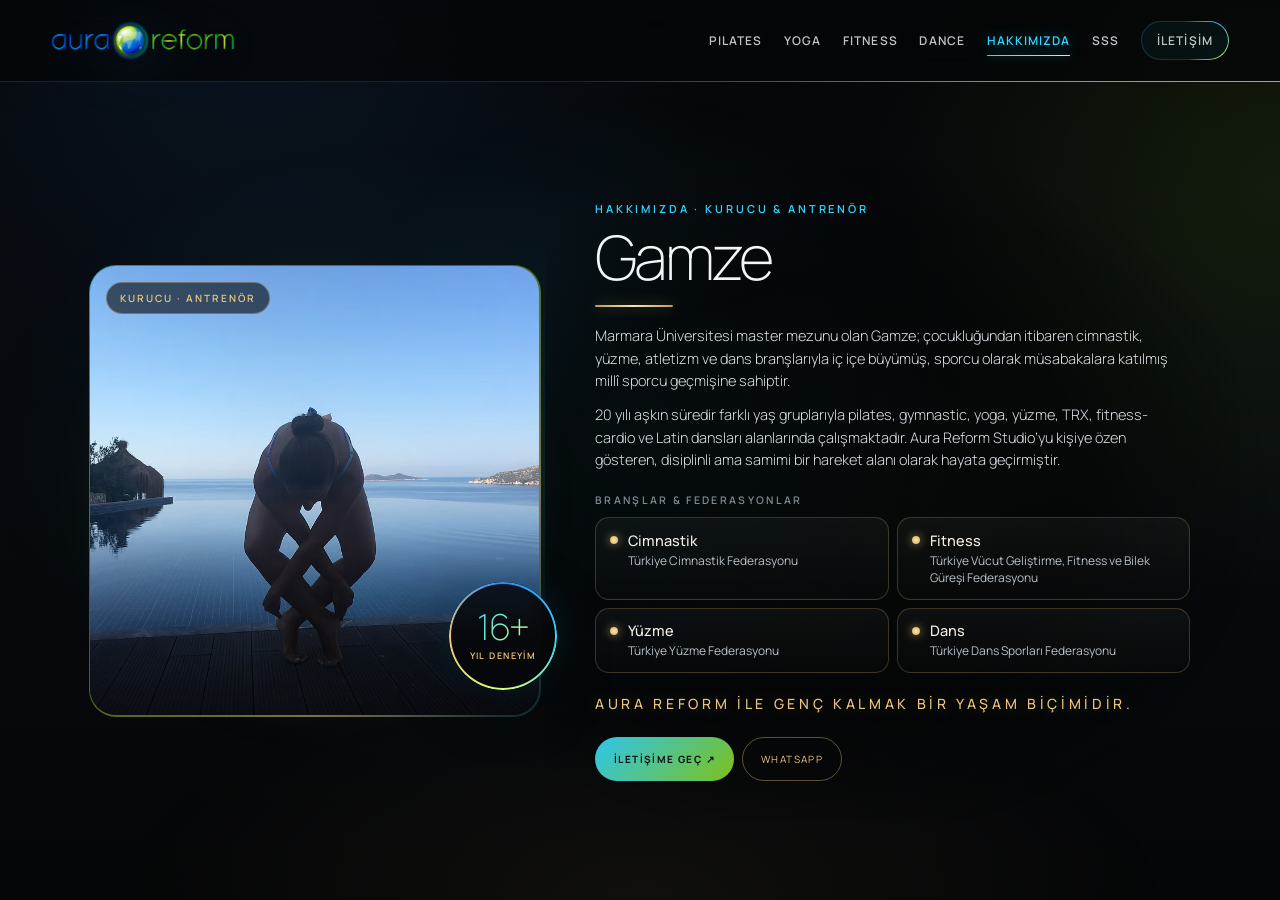
<file: trainer.html>
<!doctype html>
<html lang="tr">
<head>
  <meta charset="utf-8">
  <meta name="viewport" content="width=device-width,initial-scale=1,viewport-fit=cover">
  <meta name="theme-color" content="#050607">
  <meta name="description" content="Aura Reform Studio kurucusu ve antrenörü Gamze: 20 yılı aşkın deneyim, millî sporcu geçmişi ve federasyon belgeleri.">
  <title>Hakkımızda | Aura Reform</title>
  <link rel="preconnect" href="https://fonts.googleapis.com">
  <link rel="preconnect" href="https://fonts.gstatic.com" crossorigin>
  <link rel="stylesheet" href="https://fonts.googleapis.com/css2?family=Cormorant+Garamond:ital,wght@0,500;0,600;0,700;1,500;1,600&family=Manrope:wght@200;300;400;500;600;700&display=swap">
  <link rel="stylesheet" href="styles.css">
</head>
<body class="branch-page about-page">
  <header class="site-header">
  <a class="brand" href="index.html" aria-label="Aura Reform ana sayfa"><img src="assets/logoMain.png" alt="Aura Reform logosu"></a>
  <nav class="desktop-nav" aria-label="Ana menü"><a href="pilates.html">PILATES</a><a href="yoga.html">YOGA</a><a href="fitness.html">FITNESS</a><a href="dance.html">DANCE</a><a aria-current="page" href="trainer.html">HAKKIMIZDA</a><a href="faq.html">SSS</a><a class="nav-cta" href="contact.html">İLETİŞİM</a></nav>
  <button class="menu-toggle" type="button" aria-label="Menüyü aç" aria-expanded="false"><span></span></button>
</header>
<nav class="mobile-menu" aria-label="Mobil menü"><a href="pilates.html">PILATES</a><a href="yoga.html">YOGA</a><a href="fitness.html">FITNESS</a><a href="dance.html">DANCE</a><a aria-current="page" href="trainer.html">HAKKIMIZDA</a><a href="faq.html">SSS</a><a href="contact.html">İLETİŞİM</a></nav>
  <main class="branch-screen" data-spotlight>
    <div class="branch-bg" aria-hidden="true">
      <div class="branch-glow"></div>
      <!-- Ortadan iki yana yavaşça kayan dikey aura dalgaları + süzülen küçük ışık topları
           (yalnızca CSS kayma/saydamlık; canvas ve her karede çalışan JS yok) -->
      <div class="page-waves">
        <div class="wave-side wave-left"><span></span><span></span><span></span></div>
        <div class="wave-side wave-right"><span></span><span></span><span></span></div>
        <div class="page-motes">
          <span style="--x:4%;  --y:88%; --dx:-2vw; --t:22s; --dl:-3s"></span>
          <span style="--x:9%;  --y:70%; --dx:-3vw; --t:26s; --dl:-14s"></span>
          <span style="--x:14%; --y:95%; --dx:-4vw; --t:19s; --dl:-8s"></span>
          <span style="--x:6%;  --y:55%; --dx:-2vw; --t:24s; --dl:-19s"></span>
          <span style="--x:12%; --y:80%; --dx:-3vw; --t:21s; --dl:-1s"></span>
          <span style="--x:17%; --y:62%; --dx:-5vw; --t:25s; --dl:-11s"></span>
          <span style="--x:3%;  --y:98%; --dx:-1vw; --t:20s; --dl:-16s"></span>
          <span style="--x:96%; --y:86%; --dx:2vw;  --t:23s; --dl:-6s"></span>
          <span style="--x:91%; --y:68%; --dx:3vw;  --t:20s; --dl:-17s"></span>
          <span style="--x:86%; --y:96%; --dx:4vw;  --t:26s; --dl:-2s"></span>
          <span style="--x:94%; --y:58%; --dx:2vw;  --t:22s; --dl:-12s"></span>
          <span style="--x:88%; --y:78%; --dx:3vw;  --t:19s; --dl:-9s"></span>
          <span style="--x:83%; --y:64%; --dx:5vw;  --t:24s; --dl:-21s"></span>
          <span style="--x:97%; --y:99%; --dx:1vw;  --t:21s; --dl:-5s"></span>
        </div>
      </div>
      <div class="hero-spotlight"></div>
    </div>

    <div class="branch-layout about-layout">
      <div class="about-visual" data-anim="fade-up" style="--d:.2s">
        <div class="bg-frame about-frame" data-tilt>
          <div class="bg-viewport">
            <img src="assets/gamze.png" alt="Gamze — Aura Reform Studio kurucusu ve antrenörü" fetchpriority="high">
          </div>
          <span class="about-chip">Kurucu · Antrenör</span>
        </div>
        <div class="about-badge"><strong><span data-count="20">20</span>+</strong><small>Yıl deneyim</small></div>
      </div>

      <section class="branch-copy" aria-labelledby="about-title">
        <div class="branch-kicker" data-anim="fade-up" style="--d:.15s">Hakkımızda · Kurucu &amp; Antrenör</div>
        <h1 class="branch-title" id="about-title" data-anim="fade-up" style="--d:.25s"><span>Gamze</span></h1>
        <span class="gold-rule" data-anim="line" style="--d:.5s"></span>
        <div class="branch-text">
          <p data-anim="fade-up" style="--d:.55s">Marmara Üniversitesi master mezunu olan Gamze; çocukluğundan itibaren cimnastik, yüzme, atletizm ve dans branşlarıyla iç içe büyümüş, sporcu olarak müsabakalara katılmış millî sporcu geçmişine sahiptir.</p>
          <p data-anim="fade-up" style="--d:.65s">20 yılı aşkın süredir farklı yaş gruplarıyla pilates, gymnastic, yoga, yüzme, TRX, fitness-cardio ve Latin dansları alanlarında çalışmaktadır. Aura Reform Studio’yu kişiye özen gösteren, disiplinli ama samimi bir hareket alanı olarak hayata geçirmiştir.</p>
        </div>
        <div class="branch-programs">
          <div class="branch-label" data-anim="fade-up" style="--d:.8s">Branşlar &amp; Federasyonlar</div>
          <ul class="cred-grid">
            <li data-anim="pop" style="--d:.9s"><strong>Cimnastik</strong><small>Türkiye Cimnastik Federasyonu</small></li>
            <li data-anim="pop" style="--d:.98s"><strong>Fitness</strong><small>Türkiye Vücut Geliştirme, Fitness ve Bilek Güreşi Federasyonu</small></li>
            <li data-anim="pop" style="--d:1.06s"><strong>Yüzme</strong><small>Türkiye Yüzme Federasyonu</small></li>
            <li data-anim="pop" style="--d:1.14s"><strong>Dans</strong><small>Türkiye Dans Sporları Federasyonu</small></li>
          </ul>
        </div>
        <span class="signature-line about-tagline" data-anim="fade-up" style="--d:1.25s">AURA REFORM İLE GENÇ KALMAK BİR YAŞAM BİÇİMİDİR.</span>
        <div class="page-actions branch-actions" data-anim="fade-up" style="--d:1.35s">
          <a class="btn btn-primary" href="contact.html">İletişime geç ↗</a>
          <a class="btn btn-ghost" href="https://wa.me/905428957093" target="_blank" rel="noopener">WhatsApp</a>
        </div>
      </section>
    </div>
  </main>
  <script src="script.js"></script>
</body>
</html>
</file>
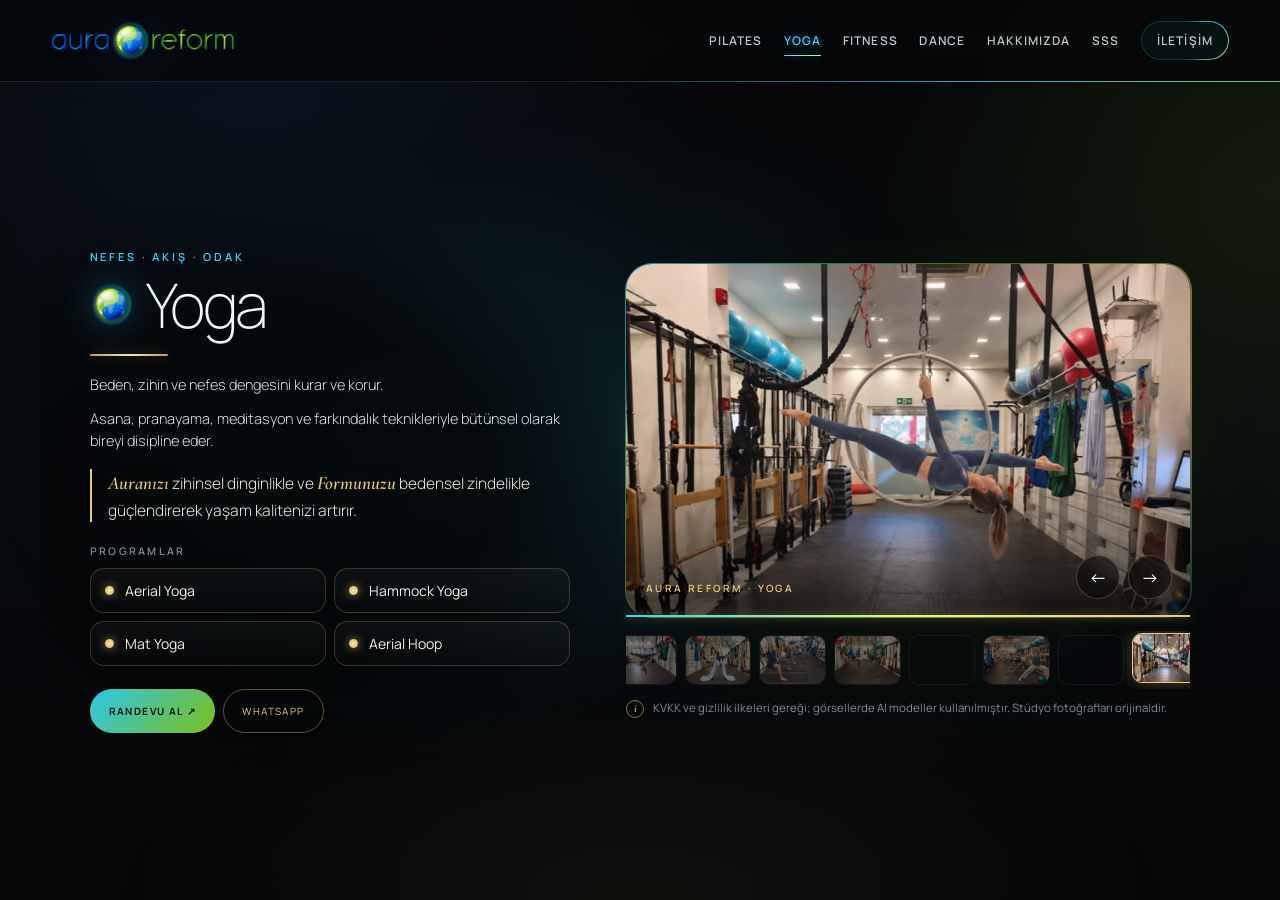
<file: yoga.html>
<!doctype html>
<html lang="tr">
<head>
  <meta charset="utf-8">
  <meta name="viewport" content="width=device-width,initial-scale=1,viewport-fit=cover">
  <meta name="theme-color" content="#050607">
  <meta name="description" content="Aura Reform Yoga: Aerial Yoga, Hammock Yoga, Mat Yoga ve Aerial Hoop programları.">
  <title>Yoga | Aura Reform</title>
  <link rel="preconnect" href="https://fonts.googleapis.com">
  <link rel="preconnect" href="https://fonts.gstatic.com" crossorigin>
  <link rel="stylesheet" href="https://fonts.googleapis.com/css2?family=Cormorant+Garamond:ital,wght@0,500;0,600;0,700;1,500;1,600&family=Manrope:wght@200;300;400;500;600;700&display=swap">
  <link rel="stylesheet" href="styles.css">
</head>
<body class="branch-page">
  <header class="site-header">
  <a class="brand" href="index.html" aria-label="Aura Reform ana sayfa"><img src="assets/logoMain.png" alt="Aura Reform logosu"></a>
  <nav class="desktop-nav" aria-label="Ana menü"><a href="pilates.html">PILATES</a><a aria-current="page" href="yoga.html">YOGA</a><a href="fitness.html">FITNESS</a><a href="dance.html">DANCE</a><a href="trainer.html">HAKKIMIZDA</a><a href="faq.html">SSS</a><a class="nav-cta" href="contact.html">İLETİŞİM</a></nav>
  <button class="menu-toggle" type="button" aria-label="Menüyü aç" aria-expanded="false"><span></span></button>
</header>
<nav class="mobile-menu" aria-label="Mobil menü"><a href="pilates.html">PILATES</a><a aria-current="page" href="yoga.html">YOGA</a><a href="fitness.html">FITNESS</a><a href="dance.html">DANCE</a><a href="trainer.html">HAKKIMIZDA</a><a href="faq.html">SSS</a><a href="contact.html">İLETİŞİM</a></nav>
  <main class="branch-screen" data-spotlight>
    <div class="branch-bg" aria-hidden="true">
      <div class="branch-glow"></div>
      <!-- Ortadan iki yana yavaşça kayan dikey aura dalgaları + süzülen küçük ışık topları
           (yalnızca CSS kayma/saydamlık; canvas ve her karede çalışan JS yok) -->
      <div class="page-waves">
        <div class="wave-side wave-left"><span></span><span></span><span></span></div>
        <div class="wave-side wave-right"><span></span><span></span><span></span></div>
        <div class="page-motes">
          <span style="--x:4%;  --y:88%; --dx:-2vw; --t:22s; --dl:-3s"></span>
          <span style="--x:9%;  --y:70%; --dx:-3vw; --t:26s; --dl:-14s"></span>
          <span style="--x:14%; --y:95%; --dx:-4vw; --t:19s; --dl:-8s"></span>
          <span style="--x:6%;  --y:55%; --dx:-2vw; --t:24s; --dl:-19s"></span>
          <span style="--x:12%; --y:80%; --dx:-3vw; --t:21s; --dl:-1s"></span>
          <span style="--x:17%; --y:62%; --dx:-5vw; --t:25s; --dl:-11s"></span>
          <span style="--x:3%;  --y:98%; --dx:-1vw; --t:20s; --dl:-16s"></span>
          <span style="--x:96%; --y:86%; --dx:2vw;  --t:23s; --dl:-6s"></span>
          <span style="--x:91%; --y:68%; --dx:3vw;  --t:20s; --dl:-17s"></span>
          <span style="--x:86%; --y:96%; --dx:4vw;  --t:26s; --dl:-2s"></span>
          <span style="--x:94%; --y:58%; --dx:2vw;  --t:22s; --dl:-12s"></span>
          <span style="--x:88%; --y:78%; --dx:3vw;  --t:19s; --dl:-9s"></span>
          <span style="--x:83%; --y:64%; --dx:5vw;  --t:24s; --dl:-21s"></span>
          <span style="--x:97%; --y:99%; --dx:1vw;  --t:21s; --dl:-5s"></span>
        </div>
      </div>
      <div class="hero-spotlight"></div>
    </div>

    <div class="branch-layout">
      <section class="branch-copy" aria-labelledby="branch-title">
        <div class="branch-kicker" data-anim="fade-up" style="--d:.15s">Nefes · Akış · Odak</div>
        <h1 class="branch-title" id="branch-title" data-anim="fade-up" style="--d:.25s"><img class="branch-globe" src="assets/earthLogo.png" alt=""><span>Yoga</span></h1>
        <span class="gold-rule" data-anim="line" style="--d:.5s"></span>
        <div class="branch-text">
          <p data-anim="fade-up" style="--d:.55s">Beden, zihin ve nefes dengesini kurar ve korur.</p>
          <p data-anim="fade-up" style="--d:.65s">Asana, pranayama, meditasyon ve farkındalık teknikleriyle bütünsel olarak bireyi disipline eder.</p>
          <p class="branch-aura" data-anim="fade-up" style="--d:.75s"><em>Auranızı</em> zihinsel dinginlikle ve <em>Formunuzu</em> bedensel zindelikle güçlendirerek yaşam kalitenizi artırır.</p>
        </div>
        <div class="branch-programs">
          <div class="branch-label" data-anim="fade-up" style="--d:.85s">Programlar</div>
          <ul class="program-pills">
            <li>Aerial Yoga</li>
            <li>Hammock Yoga</li>
            <li>Mat Yoga</li>
            <li>Aerial Hoop</li>
          </ul>
        </div>
        <div class="page-actions branch-actions" data-anim="fade-up" style="--d:1.05s">
          <a class="btn btn-primary" href="contact.html">Randevu al ↗</a>
          <a class="btn btn-ghost" href="https://wa.me/905428957093" target="_blank" rel="noopener">WhatsApp</a>
        </div>
      </section>

      <section class="branch-gallery" aria-label="Yoga fotoğrafları" data-branch-gallery data-anim="fade-up" style="--d:.35s">
        <div class="bg-frame">
          <div class="bg-viewport">
            <figure class="bg-slide is-active"><img src="assets/gallery/yoga/yoga-01.jpg" alt="Aura Reform stüdyosunda yoga — fotoğraf 1" decoding="async" draggable="false" fetchpriority="high"></figure>
            <figure class="bg-slide"><img src="assets/gallery/yoga/yoga-02.jpg" alt="Aura Reform stüdyosunda yoga — fotoğraf 2" decoding="async" draggable="false"></figure>
            <figure class="bg-slide"><img src="assets/gallery/yoga/yoga-03.jpg" alt="Aura Reform stüdyosunda yoga — fotoğraf 3" decoding="async" draggable="false"></figure>
            <figure class="bg-slide"><img src="assets/gallery/yoga/yoga-04.jpg" alt="Aura Reform stüdyosunda yoga — fotoğraf 4" decoding="async" draggable="false"></figure>
            <figure class="bg-slide"><img src="assets/gallery/yoga/yoga-05.jpg" alt="Aura Reform stüdyosunda yoga — fotoğraf 5" decoding="async" draggable="false"></figure>
            <figure class="bg-slide"><img src="assets/gallery/yoga/yoga-06.jpg" alt="Aura Reform stüdyosunda yoga — fotoğraf 6" decoding="async" draggable="false"></figure>
            <figure class="bg-slide"><img src="assets/gallery/yoga/yoga-07.jpg" alt="Aura Reform stüdyosunda yoga — fotoğraf 7" decoding="async" draggable="false"></figure>
            <figure class="bg-slide"><img src="assets/gallery/yoga/yoga-08.jpg" alt="Aura Reform stüdyosunda yoga — fotoğraf 8" decoding="async" draggable="false"></figure>
          </div>
          <div class="bg-meta"><small>Aura Reform · Yoga</small></div>
          <div class="bg-arrows"><button class="bg-arrow" type="button" data-prev aria-label="Önceki fotoğraf">←</button><button class="bg-arrow" type="button" data-next aria-label="Sonraki fotoğraf">→</button></div>
          <div class="bg-progress" aria-hidden="true"><i></i></div>
        </div>
        <div class="bg-thumbs">
          <button class="bg-thumb is-active" type="button" aria-label="Fotoğraf 1" aria-current="true"><img src="assets/gallery/yoga/yoga-01.jpg" alt="" decoding="async" draggable="false"></button>
          <button class="bg-thumb" type="button" aria-label="Fotoğraf 2"><img src="assets/gallery/yoga/yoga-02.jpg" alt="" decoding="async" draggable="false"></button>
          <button class="bg-thumb" type="button" aria-label="Fotoğraf 3"><img src="assets/gallery/yoga/yoga-03.jpg" alt="" decoding="async" draggable="false"></button>
          <button class="bg-thumb" type="button" aria-label="Fotoğraf 4"><img src="assets/gallery/yoga/yoga-04.jpg" alt="" decoding="async" draggable="false"></button>
          <button class="bg-thumb" type="button" aria-label="Fotoğraf 5"><img src="assets/gallery/yoga/yoga-05.jpg" alt="" decoding="async" draggable="false"></button>
          <button class="bg-thumb" type="button" aria-label="Fotoğraf 6"><img src="assets/gallery/yoga/yoga-06.jpg" alt="" decoding="async" draggable="false"></button>
          <button class="bg-thumb" type="button" aria-label="Fotoğraf 7"><img src="assets/gallery/yoga/yoga-07.jpg" alt="" decoding="async" draggable="false"></button>
          <button class="bg-thumb" type="button" aria-label="Fotoğraf 8"><img src="assets/gallery/yoga/yoga-08.jpg" alt="" decoding="async" draggable="false"></button>
        </div>
        <p class="bg-note">KVKK ve gizlilik ilkeleri gereği; görsellerde AI modeller kullanılmıştır. Stüdyo fotoğrafları orijinaldir.</p>
      </section>
    </div>
  </main>
  <script src="script.js"></script>
</body>
</html>
</file>
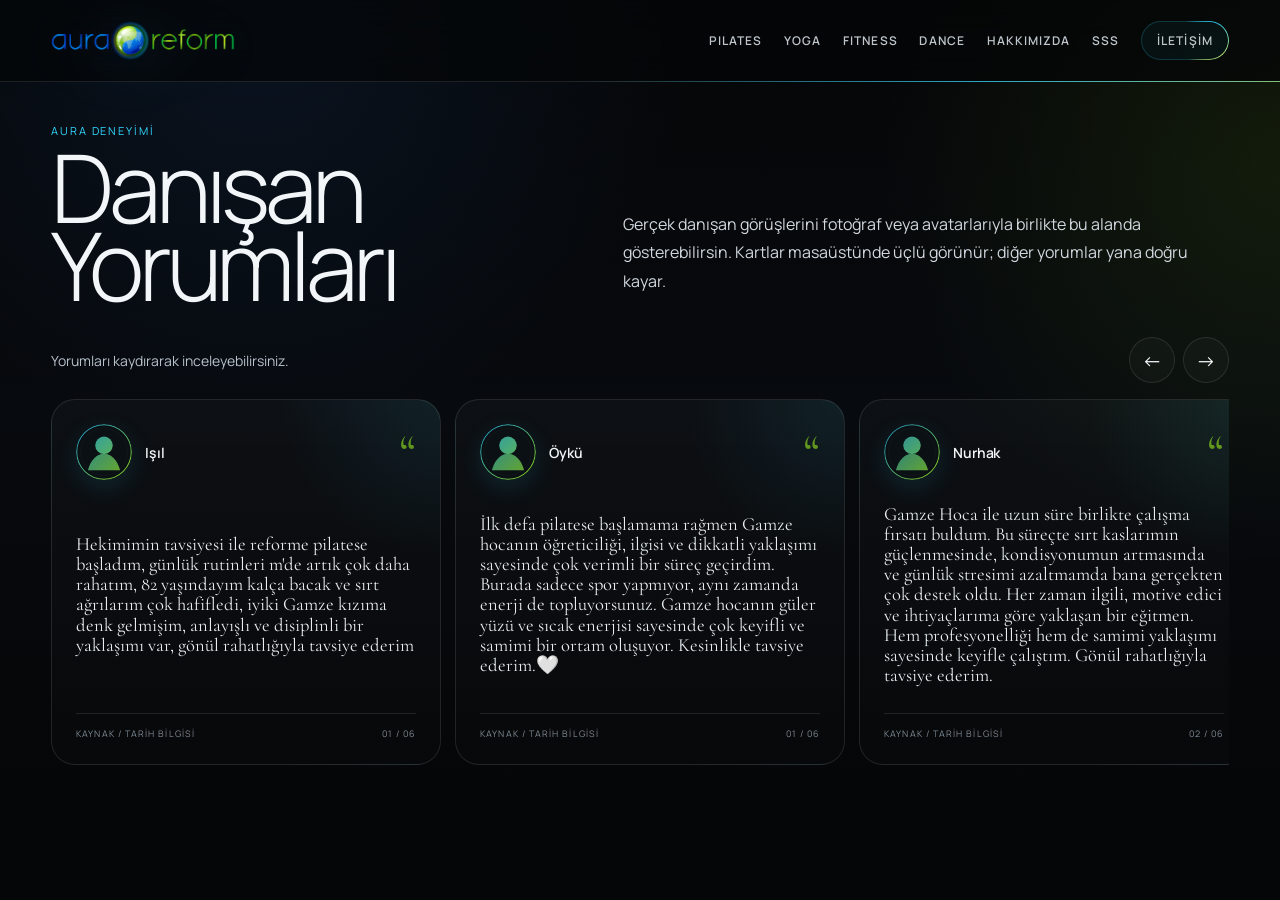
<file: yorumlar.html>
<!doctype html>
<html lang="tr">
<head><meta charset="utf-8"><meta name="viewport" content="width=device-width,initial-scale=1,viewport-fit=cover"><meta name="theme-color" content="#050607"><title>Yorumlar | Aura Reform</title><link rel="preconnect" href="https://fonts.googleapis.com"><link rel="preconnect" href="https://fonts.gstatic.com" crossorigin><link rel="stylesheet" href="https://fonts.googleapis.com/css2?family=Cormorant+Garamond:ital,wght@0,500;0,600;0,700;1,500;1,600&family=Manrope:wght@200;300;400;500;600;700&display=swap"><link rel="stylesheet" href="styles.css"></head>
<body class="inner-page reviews-page">
  <header class="site-header">
  <a class="brand" href="index.html" aria-label="Aura Reform ana sayfa"><img src="assets/logoMain.png" alt="Aura Reform logosu"></a>
  <nav class="desktop-nav" aria-label="Ana menü"><a href="pilates.html">PILATES</a><a href="yoga.html">YOGA</a><a href="fitness.html">FITNESS</a><a href="dance.html">DANCE</a><a href="trainer.html">HAKKIMIZDA</a><a href="faq.html">SSS</a><a class="nav-cta" href="contact.html">İLETİŞİM</a></nav>
  <button class="menu-toggle" type="button" aria-label="Menüyü aç" aria-expanded="false"><span></span></button>
</header>
<nav class="mobile-menu" aria-label="Mobil menü"><a href="pilates.html">PILATES</a><a href="yoga.html">YOGA</a><a href="fitness.html">FITNESS</a><a href="dance.html">DANCE</a><a href="trainer.html">HAKKIMIZDA</a><a href="faq.html">SSS</a><a href="contact.html">İLETİŞİM</a></nav>
  <main class="page-wrap reviews-page-wrap">
    <div class="page-kicker">Aura deneyimi</div>
    <div class="reviews-heading-row">
      <h1 class="page-title">Danışan<br>Yorumları</h1>
      <p class="page-summary">Gerçek danışan görüşlerini fotoğraf veya avatarlarıyla birlikte bu alanda gösterebilirsin. Kartlar masaüstünde üçlü görünür; diğer yorumlar yana doğru kayar.</p>
    </div>
    <section class="reviews-carousel reveal" aria-label="Danışan yorumları" data-reviews-carousel>
      <div class="reviews-toolbar">
        <p>Yorumları kaydırarak inceleyebilirsiniz.</p>
        <div class="reviews-controls"><button type="button" class="reviews-prev" aria-label="Önceki yorumlar">←</button><button type="button" class="reviews-next" aria-label="Sonraki yorumlar">→</button></div>
      </div>
      <div class="reviews-viewport"><div class="reviews-track"><article class="review-card">
      <div class="review-card-top">
        <img class="review-avatar" src="assets/avatars/avatar-01.svg" alt="Danışan avatarı 1">
        <div class="review-person"><strong>Işıl</strong></div>
        <span class="review-mark">“</span>
      </div>
      <blockquote>Hekimimin tavsiyesi ile reforme pilatese başladım, günlük rutinleri m'de artık çok daha rahatım, 82 yaşındayım kalça bacak ve sırt ağrılarım çok hafifledi, iyiki Gamze kızıma denk gelmişim, anlayışlı ve disiplinli bir yaklaşımı var, gönül rahatlığıyla tavsiye ederim</blockquote>
      <div class="review-footer"><span>Kaynak / tarih bilgisi</span><span>01 / 06</span></div>
    </article><article class="review-card">
      <div class="review-card-top">
        <img class="review-avatar" src="assets/avatars/avatar-01.svg" alt="Danışan avatarı 1">
        <div class="review-person"><strong>Öykü</strong></div>
        <span class="review-mark">“</span>
      </div>
      <blockquote>İlk defa pilatese başlamama rağmen Gamze hocanın öğreticiliği, ilgisi ve dikkatli yaklaşımı sayesinde çok verimli bir süreç geçirdim. Burada sadece spor yapmıyor, aynı zamanda enerji de topluyorsunuz. Gamze hocanın güler yüzü ve sıcak enerjisi sayesinde çok keyifli ve samimi bir ortam oluşuyor. Kesinlikle tavsiye ederim.🤍</blockquote>
      <div class="review-footer"><span>Kaynak / tarih bilgisi</span><span>01 / 06</span></div>
    </article><article class="review-card">
      <div class="review-card-top">
        <img class="review-avatar" src="assets/avatars/avatar-02.svg" alt="Danışan avatarı 2">
        <div class="review-person"><strong>Nurhak</strong></div>
        <span class="review-mark">“</span>
      </div>
      <blockquote>Gamze Hoca ile uzun süre birlikte çalışma fırsatı buldum. Bu süreçte sırt kaslarımın güçlenmesinde, kondisyonumun artmasında ve günlük stresimi azaltmamda bana gerçekten çok destek oldu. Her zaman ilgili, motive edici ve ihtiyaçlarıma göre yaklaşan bir eğitmen. Hem profesyonelliği hem de samimi yaklaşımı sayesinde keyifle çalıştım. Gönül rahatlığıyla tavsiye ederim.</blockquote>
      <div class="review-footer"><span>Kaynak / tarih bilgisi</span><span>02 / 06</span></div>
    </article><article class="review-card">
      <div class="review-card-top">
        <img class="review-avatar" src="assets/avatars/avatar-03.svg" alt="Danışan avatarı 3">
        <div class="review-person"><strong>Tuğba</strong></div>
        <span class="review-mark">“</span>
      </div>
      <blockquote>İlk dersim olması ile birlikte Gamze hocanın güleryüzü, takibi, işine hakimiyeti ve iletişimi süperdi. Fiziki yapınıza ve ihtiyacınıza göre anında sizi havaya sokuyor. Teşekkür ederiz :)</blockquote>
      <div class="review-footer"><span>Kaynak / tarih bilgisi</span><span>03 / 06</span></div>
    </article><article class="review-card">
      <div class="review-card-top">
        <img class="review-avatar" src="assets/avatars/avatar-04.svg" alt="Danışan avatarı 4">
        <div class="review-person"><strong>Nagihan</strong></div>
        <span class="review-mark">“</span>
      </div>
      <blockquote>İlk pilates deneyimim yaklaşık 2 ay oldu🌸 çok memnun kaldım, dersler çok verimli geçiyor. Hocamınızın desteği ile gelişimimizi gördükçe motivasyonumuz da artıyor🌸 Herkese tavsiye ederim☺️</blockquote>
      <div class="review-footer"><span>Kaynak / tarih bilgisi</span><span>04 / 06</span></div>
    </article><article class="review-card">
      <div class="review-card-top">
        <img class="review-avatar" src="assets/avatars/avatar-05.svg" alt="Danışan avatarı 5">
        <div class="review-person"><strong>M.</strong></div>
        <span class="review-mark">“</span>
      </div>
      <blockquote>Sırt ve kol ağrılarım nedeniyle geldiğim bu stüdyoda gerçekten çok şifa buldum. Kendimi artık daha güçlü, daha dirençli hissediyorum ve postürümün de çok daha iyi bir noktaya geldiğini düşünüyorum. Gamze Hoca gerçekten işinde çok başarılı ve ilgili biri.Ona çok teşekkür ederim 👏👏💐💐💐</blockquote>
      <div class="review-footer"><span>Kaynak / tarih bilgisi</span><span>05 / 06</span></div>
    </article><article class="review-card">
      <div class="review-card-top">
        <img class="review-avatar" src="assets/avatars/avatar-06.svg" alt="Danışan avatarı 6">
        <div class="review-person"><strong>Tayra</strong></div>
        <span class="review-mark">“</span>
      </div>
      <blockquote>Gamze Hocam gerçekten dünya tatlısı bir insan🥰 İlk andan itibaren işini hem severek hem de büyük bir özveriyle yaptığını hissediyorsunuz. Samimiyeti, ilgisi ve profesyonelliğiyle insana güven veriyor🙏</blockquote>
      <div class="review-footer"><span>Kaynak / tarih bilgisi</span><span>06 / 06</span></div>
    </article></div></div>
    </section>
  </main>
  <script src="script.js"></script>
</body>
</html>
</file>
<file: styles.css>
:root {
  --bg: #050607;
  --bg-2: #0a0d10;
  --panel: rgba(11, 14, 18, .82);
  --ink: #f3f6f8;
  --muted: #b7c1ca;
  --soft: #7f8b95;
  --line: rgba(255,255,255,.10);
  --brand-blue: #2f87ff;
  --brand-cyan: #31d7ff;
  --brand-green: #95e41f;
  --brand-lime: #d7ff75;
  --shadow: 0 24px 90px rgba(0,0,0,.38);
  --serif: 'Cormorant Garamond', Georgia, serif;
  --sans: 'Manrope', Arial, Helvetica, sans-serif;
  --header-h: 82px;
}

* { box-sizing: border-box; }
html { background: var(--bg); color-scheme: dark; scroll-behavior: smooth; }
body {
  margin: 0;
  background:
    radial-gradient(circle at 20% 0%, rgba(47,135,255,.10), transparent 34%),
    radial-gradient(circle at 100% 20%, rgba(149,228,31,.09), transparent 28%),
    linear-gradient(180deg, #050607, #070a0e 50%, #050607);
  color: var(--ink);
  font-family: var(--sans);
  font-weight: 400;
  -webkit-font-smoothing: antialiased;
  text-rendering: optimizeLegibility;
}
a { color: inherit; text-decoration: none; }
button, input, textarea { font: inherit; }
img, video, iframe, svg { display: block; max-width: 100%; }
::selection { background: rgba(49,215,255,.28); color: var(--ink); }

body::before {
  content: '';
  position: fixed;
  inset: 0;
  pointer-events: none;
  background-image:
    linear-gradient(rgba(255,255,255,.02) 1px, transparent 1px),
    linear-gradient(90deg, rgba(255,255,255,.02) 1px, transparent 1px);
  background-size: 56px 56px;
  mask-image: linear-gradient(180deg, rgba(0,0,0,.22), transparent 82%);
  opacity: .18;
}

/* HEADER */
.site-header {
  height: var(--header-h);
  display: flex;
  align-items: center;
  justify-content: space-between;
  padding: 0 clamp(16px, 4vw, 52px);
  position: sticky;
  top: 0;
  z-index: 80;
  background: rgba(5,6,7,.72);
  backdrop-filter: blur(18px);
  -webkit-backdrop-filter: blur(18px);
  border-bottom: 1px solid var(--line);
}
.home-page .site-header { background: rgba(5,6,7,.34); }
.brand { display: inline-flex; align-items: center; min-width: max-content; }
.brand img {
  width: clamp(148px, 15vw, 184px);
  height: auto;
  filter: drop-shadow(0 8px 28px rgba(38,168,255,.16));
}
.desktop-nav { display: flex; align-items: center; gap: clamp(12px, 1.7vw, 23px); }

.desktop-nav a {
  color: #d8e0e7;
  font-size: 10px;
  letter-spacing: .14em;
  text-transform: none;
  transition: color .22s ease, opacity .22s ease;
  opacity: .88;
}
.desktop-nav a:hover,
.desktop-nav a[aria-current="page"] { color: var(--brand-cyan); opacity: 1; }
.nav-cta {
  padding: 10px 15px;
  border: 1px solid rgba(49,215,255,.22);
  border-radius: 999px;
  background: rgba(49,215,255,.05);
}
.nav-cta:hover { background: rgba(49,215,255,.11); }
.menu-toggle {
  width: 46px; height: 46px;
  border-radius: 50%;
  border: 1px solid var(--line);
  background: rgba(255,255,255,.03);
  color: var(--ink);
  display: none;
  place-items: center;
  cursor: pointer;
}
.menu-toggle span,
.menu-toggle span::before,
.menu-toggle span::after {
  width: 18px; height: 1px; background: currentColor; display: block; content: ''; position: relative;
}
.menu-toggle span::before { position: absolute; top: -6px; }
.menu-toggle span::after { position: absolute; top: 6px; }
.mobile-menu {
  position: fixed;
  inset: var(--header-h) 0 0;
  z-index: 75;
  display: none;
  align-content: start;
  padding: 22px 18px 38px;
  background: rgba(5,6,7,.985);
}
.mobile-menu.open { display: grid; }
.mobile-menu a {
  padding: 15px 2px;
  border-bottom: 1px solid var(--line);
  font-family: var(--serif);
  font-size: 28px;
}

/* HOME */
.home-page { min-height: 100svh; }
.home-shell {
  position: relative;
  min-height: calc(100svh - var(--header-h));
  display: grid;
  place-items: center;
  overflow: hidden;
}
.hero-media { position: absolute; inset: 0; overflow: hidden; }
.hero-video,
.hero-poster { position: absolute; inset: 0; width: 100%; height: 100%; object-fit: cover; }
.hero-video { opacity: .42; mix-blend-mode: screen; }
.hero-poster { opacity: .60; }
.hero-overlay {
  position: absolute;
  inset: 0;
  background:
    radial-gradient(circle at 50% 34%, rgba(49,215,255,.17), transparent 18%),
    radial-gradient(circle at 50% 38%, rgba(149,228,31,.10), transparent 22%),
    linear-gradient(180deg, rgba(5,6,7,.34), rgba(5,6,7,.44) 30%, rgba(5,6,7,.89));
}
.hero-orb {
  position: absolute;
  width: min(24vw, 310px);
  min-width: 150px;
  opacity: .11;
  top: 18%;
  filter: drop-shadow(0 10px 36px rgba(47,135,255,.16));
}
.hero-orb-left { left: -2%; transform: scaleX(-1); }
.hero-orb-right { right: -2%; }
.home-content {
  position: relative;
  z-index: 3;
  width: min(1160px, calc(100% - 36px));
  min-height: calc(100svh - var(--header-h));
  padding: 26px 0 20px;
  display: grid;
  grid-template-rows: 1fr auto auto;
  gap: 16px;
  align-items: center;
}
.home-center {
  display: grid;
  justify-items: center;
  text-align: center;
  gap: 13px;
  align-self: center;
}
.hero-logo {
  width: min(72vw, 520px);
  height: auto;
  filter: drop-shadow(0 10px 34px rgba(22,130,255,.15));
}
.hero-tag {
  margin: 0;
  color: #dfe8ef;
  font-size: clamp(8px, .72vw, 10px);
  letter-spacing: .24em;
  text-transform: uppercase;
}
.hero-intro-card {
  max-width: 700px;
  padding: 12px 18px;
  border: 1px solid rgba(255,255,255,.12);
  border-radius: 999px;
  background: rgba(6,8,10,.28);
  backdrop-filter: blur(10px);
  -webkit-backdrop-filter: blur(10px);
}
.hero-lead {
  margin: 0;
  color: #cbd4dc;
  line-height: 1.62;
  font-size: clamp(11px, .86vw, 13px);
}
.ataturk-quote {
  margin: 2px 0 0;
  padding: 0;
  border: 0;
  background: transparent;
  box-shadow: none;
  display: grid;
  justify-items: center;
  gap: 5px;
}
.ataturk-quote p {
  margin: 0;
  font-family: var(--serif);
  font-size: clamp(13px, 1.15vw, 18px);
  line-height: 1.15;
  color: rgba(243,246,248,.90);
}
.ataturk-signature {
  width: clamp(68px, 7vw, 108px);
  max-height: 46px;
  object-fit: contain;
  opacity: .92;
  filter: grayscale(1) brightness(2.2);
}
.ataturk-fallback {
  color: var(--brand-lime);
  font-size: 8px;
  letter-spacing: .18em;
  text-transform: uppercase;
}
.discipline-dock {
  display: grid;
  grid-template-columns: repeat(4, minmax(0, 1fr));
  gap: 12px;
  align-self: end;
}
.discipline-link {
  min-height: 108px;
  padding: 16px;
  border-radius: 22px;
  border: 1px solid rgba(255,255,255,.10);
  background: linear-gradient(180deg, rgba(14,18,22,.70), rgba(9,12,15,.66));
  box-shadow: var(--shadow);
  display: grid;
  gap: 8px;
  align-content: space-between;
  transition: transform .25s ease, border-color .25s ease, background .25s ease;
  overflow: hidden;
  position: relative;
}
.discipline-link:hover {
  transform: translateY(-3px);
  border-color: rgba(49,215,255,.30);
  background: linear-gradient(180deg, rgba(17,22,27,.78), rgba(10,13,16,.75));
}
.discipline-earth {
  width: 38px;
  height: 38px;
  object-fit: contain;
  filter: drop-shadow(0 4px 14px rgba(49,215,255,.22));
}
.discipline-meta { display: flex; justify-content: space-between; gap: 10px; align-items: end; }
.discipline-title { font-family: var(--serif); font-size: clamp(23px, 2.1vw, 31px); line-height: .95; }
.discipline-sub { display: block; margin-top: 5px; color: var(--muted); font-size: 8px; letter-spacing: .08em; text-transform: uppercase; }
.discipline-arrow { color: var(--brand-lime); font-size: 16px; }
.home-quick-links { display: flex; justify-content: center; gap: 10px; flex-wrap: wrap; }
.home-quick-links a {
  min-height: 38px;
  padding: 0 15px;
  border-radius: 999px;
  border: 1px solid rgba(255,255,255,.10);
  background: rgba(255,255,255,.025);
  display: inline-flex;
  align-items: center;
  justify-content: center;
  font-size: 9px;
  letter-spacing: .14em;
  text-transform: uppercase;
}
.home-quick-links a:hover { border-color: rgba(149,228,31,.30); color: var(--brand-lime); }

/* DISCIPLINE PAGES - FIRST SCREEN */
.discipline-screen {
  min-height: calc(100svh - var(--header-h));
  display: grid;
  align-items: center;
  position: relative;
}
.discipline-page-wrap,
.page-wrap {
  width: 100%;
  max-width: 1460px;
  margin: 0 auto;
  padding: clamp(24px, 3.2vw, 46px) clamp(16px, 4vw, 56px);
}
.discipline-page-wrap {
  display: grid;
  gap: clamp(22px, 3vw, 38px);
}
.page-intro {
  display: grid;
  grid-template-columns: .88fr 1.12fr;
  gap: clamp(26px, 6vw, 100px);
  align-items: end;
  padding-bottom: clamp(18px, 2.2vw, 30px);
  border-bottom: 1px solid var(--line);
}
.page-kicker { margin-bottom: 10px; color: var(--brand-cyan); font-size: 9px; letter-spacing: .18em; text-transform: uppercase; }
.page-title {
  margin: 0;
  font-family: var(--serif);
  font-size: clamp(52px, 7vw, 96px);
  font-weight: 600;
  line-height: .82;
  letter-spacing: -.04em;
}
.page-summary { margin: 0; max-width: 700px; color: #d1d8df; line-height: 1.72; font-size: 13px; }
.content-grid {
  display: grid;
  grid-template-columns: .78fr 1.22fr;
  gap: clamp(28px, 6vw, 90px);
}
.side-label { margin-bottom: 12px; color: var(--soft); font-size: 9px; text-transform: uppercase; letter-spacing: .17em; }
.program-list { list-style: none; margin: 0; padding: 0; border-top: 1px solid var(--line); }
.program-list li {
  padding: 12px 0;
  border-bottom: 1px solid var(--line);
  display: flex;
  justify-content: space-between;
  gap: 20px;
  font-family: var(--serif);
  font-size: clamp(18px, 1.5vw, 22px);
}
.program-list span { padding-top: 5px; color: var(--brand-lime); font-family: var(--sans); font-size: 9px; letter-spacing: .12em; }
.feature-grid { display: grid; grid-template-columns: repeat(2, minmax(0, 1fr)); gap: 10px; }
.feature {
  min-height: 112px;
  padding: 16px;
  border-radius: 18px;
  border: 1px solid var(--line);
  background: linear-gradient(180deg, rgba(255,255,255,.026), rgba(255,255,255,.012));
}
.feature strong { display: block; margin-bottom: 6px; font-family: var(--serif); font-size: 21px; font-weight: 600; }
.feature p { margin: 0; color: var(--muted); line-height: 1.55; font-size: 11px; }
.editorial-quote {
  margin: 18px 0 0;
  padding-top: 14px;
  border-top: 1px solid var(--line);
  font-family: var(--serif);
  font-size: clamp(19px, 2vw, 29px);
  line-height: 1.05;
}
.editorial-quote cite { display: block; margin-top: 8px; color: var(--brand-cyan); font-family: var(--sans); font-size: 8px; text-transform: uppercase; letter-spacing: .16em; font-style: normal; }
.page-actions { display: flex; gap: 8px; flex-wrap: wrap; margin-top: 18px; }
.btn {
  min-height: 40px;
  padding: 0 15px;
  border-radius: 999px;
  border: 1px solid var(--line);
  display: inline-flex;
  align-items: center;
  justify-content: center;
  gap: 7px;
  font-size: 9px;
  letter-spacing: .14em;
  text-transform: uppercase;
  transition: .2s ease;
}
.btn:hover { transform: translateY(-1px); border-color: rgba(49,215,255,.35); }
.btn-primary { background: linear-gradient(135deg, rgba(49,215,255,.92), rgba(149,228,31,.84)); color: #041014; border-color: transparent; font-weight: 700; }
.scroll-cue {
  position: absolute;
  left: 50%;
  bottom: 12px;
  transform: translateX(-50%);
  color: var(--soft);
  font-size: 8px;
  letter-spacing: .16em;
  text-transform: uppercase;
}
.scroll-cue::after { content: ' ↓'; color: var(--brand-lime); }

/* MEDIA SCREEN - ONLY VIDEO + IMAGES */
.media-section {
  min-height: 100svh;
  padding: clamp(24px, 4vw, 56px) clamp(16px, 4vw, 56px);
  display: grid;
  align-items: center;
  border-top: 1px solid var(--line);
  scroll-margin-top: var(--header-h);
}
.media-only-grid {
  width: 100%;
  max-width: 1460px;
  margin: 0 auto;
  display: grid;
  grid-template-columns: 1.25fr .75fr;
  grid-template-rows: 1fr 1fr;
  gap: 12px;
  min-height: min(78svh, 780px);
}
.media-only-item {
  position: relative;
  overflow: hidden;
  border-radius: 22px;
  border: 1px solid var(--line);
  background: #090c10;
}
.media-only-item:first-child { grid-row: 1 / 3; }
.media-only-item img,
.media-only-item video { width: 100%; height: 100%; object-fit: cover; }
.media-only-item video { background: #080a0d; }
.media-video-badge {
  position: absolute;
  top: 16px;
  right: 16px;
  width: 48px;
  height: 48px;
  display: grid;
  place-items: center;
  border-radius: 50%;
  border: 1px solid rgba(255,255,255,.18);
  background: rgba(5,6,7,.36);
  color: var(--brand-lime);
  z-index: 2;
  pointer-events: none;
}

/* TRAINER / COACH */
.screen-page {
  min-height: 100svh;
  display: grid;
  grid-template-rows: auto 1fr auto;
}
.screen-main { min-height: 0; display: grid; align-items: center; }
.trainer-layout {
  width: 100%;
  display: grid;
  grid-template-columns: minmax(280px,.72fr) minmax(0,1.28fr);
  gap: clamp(28px, 6vw, 90px);
  align-items: center;
  perspective: 1400px;
}
.trainer-portrait {
  --mx: 50%;
  --my: 34%;
  --rx: 0deg;
  --ry: 0deg;
  aspect-ratio: 4 / 5;
  max-height: 66svh;
  position: relative;
  overflow: hidden;
  isolation: isolate;
  border-radius: 24px;
  border: 1px solid rgba(255,255,255,.12);
  background:
    linear-gradient(180deg, rgba(255,255,255,.02), transparent 26%),
    linear-gradient(180deg, transparent 56%, rgba(0,0,0,.76)),
    radial-gradient(circle at 42% 26%, rgba(49,215,255,.30), transparent 28%),
    radial-gradient(circle at 65% 18%, rgba(149,228,31,.21), transparent 22%),
    linear-gradient(135deg, #1b242c, #0c1014 68%);
  box-shadow:
    0 26px 80px rgba(0,0,0,.44),
    0 0 0 1px rgba(255,255,255,.02) inset,
    0 0 48px rgba(49,215,255,.08);
  transform-style: preserve-3d;
  transform: perspective(1200px) rotateX(var(--rx)) rotateY(var(--ry)) translateZ(0);
  transition: transform .28s ease, box-shadow .28s ease, border-color .28s ease, filter .28s ease;
}
.trainer-portrait img {
  width: 100%;
  height: 100%;
  object-fit: cover;
  object-position: center;
  position: relative;
  z-index: 0;
}
.trainer-portrait::before {
  content: '';
  position: absolute;
  inset: -16%;
  z-index: 1;
  pointer-events: none;
  background:
    radial-gradient(circle at var(--mx) var(--my), rgba(255,255,255,.22), rgba(49,215,255,.14) 12%, transparent 26%),
    linear-gradient(115deg, transparent 18%, rgba(255,255,255,.06) 48%, transparent 66%);
  mix-blend-mode: screen;
  opacity: .96;
  animation: trainerSheen 8.8s ease-in-out infinite;
}
.trainer-portrait::after {
  content: 'GAMZE';
  position: absolute;
  left: 18px;
  bottom: 14px;
  z-index: 2;
  font-family: var(--serif);
  font-size: 48px;
  color: rgba(255,255,255,.20);
  text-shadow: 0 8px 24px rgba(0,0,0,.34);
}
.trainer-portrait:hover {
  border-color: rgba(49,215,255,.24);
  box-shadow:
    0 34px 94px rgba(0,0,0,.48),
    0 0 0 1px rgba(255,255,255,.03) inset,
    0 0 72px rgba(49,215,255,.12),
    0 0 92px rgba(149,228,31,.05);
}
@keyframes trainerSheen {
  0%, 100% { transform: translate3d(-1%, 0, 0) rotate(0deg); opacity: .72; }
  50% { transform: translate3d(1.5%, -1.5%, 0) rotate(1deg); opacity: 1; }
}
.trainer-meta { margin-bottom: 10px; color: var(--brand-cyan); font-size: 9px; text-transform: uppercase; letter-spacing: .18em; }
.trainer-name { margin: 0 0 16px; font-family: var(--serif); font-size: clamp(48px, 6vw, 88px); line-height: .82; font-weight: 600; }
.trainer-copy { max-width: 760px; color: #d3dbe2; font-size: 12px; line-height: 1.72; }
.trainer-copy p { margin: 0 0 10px; }
.credentials { display: grid; grid-template-columns: repeat(2,minmax(0,1fr)); gap: 8px; margin-top: 16px; }
.credential { padding: 13px; border-radius: 16px; border: 1px solid var(--line); background: rgba(255,255,255,.018); color: var(--muted); line-height: 1.5; font-size: 10px; }
.credential strong { display: block; color: var(--ink); margin-bottom: 2px; font-family: var(--serif); font-size: 17px; }

/* REVIEWS */
.reviews-page-wrap { max-width: 1180px; }
.reviews-grid { display: grid; grid-template-columns: repeat(3,minmax(0,1fr)); gap: 12px; margin-top: 28px; }
.review-card { min-height: 230px; padding: 22px; border-radius: 22px; border: 1px solid var(--line); background: rgba(255,255,255,.018); display: flex; flex-direction: column; justify-content: space-between; }
.review-card blockquote { margin: 0; font-family: var(--serif); font-size: 25px; line-height: 1.08; color: #e3e9ee; }
.review-placeholder { color: var(--soft); font-size: 11px; line-height: 1.7; }
.review-source { color: var(--brand-cyan); font-size: 8px; letter-spacing: .15em; text-transform: uppercase; }

/* FAQ */
.faq-shell { max-width: 1050px; }
.accordion { margin-top: 28px; border-top: 1px solid var(--line); }
.faq-item { border-bottom: 1px solid var(--line); }
.faq-question { width: 100%; border: 0; background: transparent; color: var(--ink); padding: 18px 0; cursor: pointer; display: flex; justify-content: space-between; gap: 18px; align-items: center; text-align: left; font-family: var(--serif); font-size: clamp(20px, 2vw, 28px); }
.faq-icon { width: 30px; height: 30px; border-radius: 50%; border: 1px solid var(--line); display: grid; place-items: center; color: var(--brand-lime); transition: transform .25s ease; flex: 0 0 auto; }
.faq-answer { display: grid; grid-template-rows: 0fr; transition: grid-template-rows .28s ease; }
.faq-answer > div { overflow: hidden; }
.faq-answer p { margin: 0; padding: 0 0 20px; max-width: 800px; color: var(--muted); line-height: 1.8; font-size: 13px; }
.faq-item.open .faq-answer { grid-template-rows: 1fr; }
.faq-item.open .faq-icon { transform: rotate(45deg); }

/* CONTACT */
.contact-main { min-height: 0; display: grid; align-items: center; }
.contact-shell {
  width: 100%;
  max-width: 1380px;
  margin: 0 auto;
  padding: clamp(20px, 3vw, 42px) clamp(16px, 4vw, 54px);
  display: grid;
  grid-template-columns: 1.18fr .82fr;
  gap: 16px;
  align-items: stretch;
}
.map-panel {
  min-height: 62svh;
  border-radius: 26px;
  overflow: hidden;
  border: 1px solid var(--line);
  position: relative;
  background: #0b0e11;
}
.map-panel iframe { width: 100%; height: 100%; border: 0; filter: grayscale(.45) saturate(.75) contrast(1.08) brightness(.80); }
.map-label {
  position: absolute;
  left: 16px;
  top: 16px;
  z-index: 2;
  padding: 9px 12px;
  border-radius: 999px;
  border: 1px solid rgba(255,255,255,.14);
  background: rgba(5,6,7,.66);
  backdrop-filter: blur(10px);
  font-size: 9px;
  letter-spacing: .14em;
  text-transform: uppercase;
}
.contact-side { display: grid; grid-template-rows: auto 1fr; gap: 14px; }
.contact-heading { padding: 6px 4px 4px; }
.contact-heading .page-title { font-size: clamp(46px, 5vw, 72px); }
.contact-heading .page-summary { margin-top: 12px; font-size: 12px; }
.contact-cards { display: grid; grid-template-columns: 1fr 1fr; gap: 10px; }
.contact-card {
  min-height: 150px;
  padding: 18px;
  border-radius: 20px;
  border: 1px solid var(--line);
  background: linear-gradient(180deg, rgba(255,255,255,.025), rgba(255,255,255,.012));
  display: flex;
  flex-direction: column;
  justify-content: space-between;
  transition: transform .2s ease, border-color .2s ease;
}
.contact-card:hover { transform: translateY(-2px); border-color: rgba(49,215,255,.30); }
.contact-icon { width: 38px; height: 38px; color: var(--brand-cyan); }
.contact-icon svg { width: 100%; height: 100%; stroke: currentColor; }
.contact-card small { color: var(--soft); font-size: 8px; letter-spacing: .15em; text-transform: uppercase; }
.contact-card strong { font-family: var(--serif); font-size: clamp(19px, 2vw, 28px); font-weight: 600; line-height: 1; }
.contact-card-wide { grid-column: 1 / -1; min-height: 112px; }

.footer {
  max-width: 1460px;
  width: 100%;
  margin: 0 auto;
  padding: 16px clamp(16px, 4vw, 56px) 20px;
  border-top: 1px solid var(--line);
  color: var(--soft);
  display: flex;
  justify-content: space-between;
  gap: 18px;
  font-size: 8px;
  text-transform: uppercase;
  letter-spacing: .11em;
}

/* RESPONSIVE */
@media (max-width: 1120px) {
  .desktop-nav { display: none; }
  .menu-toggle { display: grid; }
  .page-intro, .content-grid, .trainer-layout, .contact-shell { grid-template-columns: 1fr; }
  .discipline-screen { min-height: auto; }
  .discipline-page-wrap { padding-top: 34px; padding-bottom: 52px; }
  .scroll-cue { display: none; }
  .trainer-portrait { max-height: 430px; max-width: 390px; width: 100%; }
  .contact-shell { min-height: auto; }
  .map-panel { min-height: 420px; }
  .screen-page { display: block; }
  .screen-main, .contact-main { min-height: auto; }
  .reviews-grid { grid-template-columns: 1fr 1fr; }
}

@media (max-width: 760px) {
  :root { --header-h: 70px; }
  .site-header { padding: 0 14px; }
  .brand img { width: 136px; }
  .home-content { width: min(100% - 20px, 760px); padding: 12px 0 14px; gap: 11px; }
  .hero-logo { width: min(82vw, 350px); }
  .hero-orb { width: 150px; min-width: 0; top: 16%; opacity: .09; }
  .hero-orb-left { left: -52px; }
  .hero-orb-right { right: -52px; }
  .hero-tag { font-size: 7px; letter-spacing: .19em; }
  .hero-intro-card { border-radius: 20px; padding: 9px 12px; max-width: 92%; }
  .hero-lead { font-size: 10px; line-height: 1.5; }
  .ataturk-quote p { font-size: 12px; max-width: 90vw; }
  .ataturk-signature { width: 72px; }
  .discipline-dock { grid-template-columns: repeat(2,minmax(0,1fr)); gap: 8px; }
  .discipline-link { min-height: 92px; padding: 12px; border-radius: 17px; }
  .discipline-earth { width: 31px; height: 31px; }
  .discipline-title { font-size: 24px; }
  .discipline-sub { font-size: 7px; }
  .home-quick-links a { min-height: 35px; font-size: 8px; }
  .discipline-page-wrap, .page-wrap { padding-inline: 14px; }
  .page-title { font-size: clamp(48px, 17vw, 76px); }
  .feature-grid, .credentials, .contact-cards, .reviews-grid { grid-template-columns: 1fr; }
  .media-section { min-height: auto; padding: 14px; }
  .media-only-grid { grid-template-columns: 1fr; grid-template-rows: auto; min-height: 0; }
  .media-only-item, .media-only-item:first-child { grid-row: auto; min-height: 230px; }
  .media-only-item:first-child { min-height: 58svh; }
  .contact-card-wide { grid-column: auto; }
  .map-panel { min-height: 45svh; }
  .footer { flex-direction: column; padding-inline: 14px; }
}

@media (max-height: 740px) and (min-width: 761px) {
  .home-content { padding-top: 12px; gap: 10px; }
  .hero-logo { width: min(63vw, 420px); }
  .hero-intro-card { padding-block: 9px; }
  .discipline-link { min-height: 94px; }
  .discipline-page-wrap { padding-top: 18px; padding-bottom: 28px; gap: 18px; }
  .page-title { font-size: 60px; }
  .feature { min-height: 98px; }
  .program-list li { padding-block: 9px; }
  .editorial-quote { margin-top: 12px; }
}

@media (prefers-reduced-motion: reduce) {
  *, *::before, *::after { animation-duration: .01ms !important; animation-iteration-count: 1 !important; transition-duration: .01ms !important; scroll-behavior: auto !important; }
}

/* =========================================================
   V4 — PREMIUM TYPOGRAPHY, CAROUSELS & MOTION
   ========================================================= */

/* Bigger and clearer type hierarchy */
.desktop-nav a { font-size: 12px; letter-spacing: .13em; font-weight: 500; }
.page-kicker { font-size: 11px; letter-spacing: .17em; }
.page-title { font-size: clamp(60px, 7.4vw, 104px); }
.page-summary { font-size: clamp(14px, 1.05vw, 16px); line-height: 1.78; }
.side-label { font-size: 11px; letter-spacing: .16em; }
.program-list li { font-size: clamp(22px, 1.75vw, 27px); padding: 14px 0; }
.program-list span { font-size: 10px; }
.feature { min-height: 128px; padding: 19px; }
.feature strong { font-size: 24px; }
.feature p { font-size: 13px; line-height: 1.65; }
.editorial-quote { font-size: clamp(22px, 2.2vw, 33px); }
.editorial-quote cite { font-size: 9px; }
.btn { min-height: 44px; padding-inline: 18px; font-size: 10px; }
.scroll-cue { font-size: 9px; }
.footer { font-size: 10px; }

/* Home text is still restrained, but no longer undersized */
.hero-tag { font-size: clamp(10px, .85vw, 12px); }
.hero-lead { font-size: clamp(13px, 1vw, 15px); }
.ataturk-quote p { font-size: clamp(13px, 1.05vw, 16px); }
.discipline-title { font-size: clamp(26px, 2.15vw, 34px); }
.discipline-sub { font-size: 10px; }
.home-quick-links a { font-size: 10px; }

/* First information screen remains exactly one viewport on desktop */
@media (min-width: 1121px) {
  .discipline-screen {
    height: calc(100svh - var(--header-h));
    min-height: calc(100svh - var(--header-h));
    overflow: hidden;
  }
  .discipline-page-wrap {
    height: 100%;
    align-content: center;
    padding-top: clamp(22px, 2.8vh, 36px);
    padding-bottom: clamp(40px, 5vh, 58px);
  }
  .screen-page {
    height: 100svh;
    min-height: 100svh;
    overflow: hidden;
  }
  .screen-main,
  .contact-main { min-height: 0; }
}

/* One video window + one image window */
.media-section {
  min-height: 100svh;
  padding: clamp(30px, 4vw, 58px) clamp(16px, 4vw, 56px);
  display: grid;
  place-items: center;
  border-top: 1px solid var(--line);
  scroll-margin-top: var(--header-h);
}
.media-split {
  width: 100%;
  max-width: 1460px;
  margin: 0 auto;
  display: grid;
  grid-template-columns: 1.08fr .92fr;
  gap: 16px;
  height: min(78svh, 760px);
}
.media-window {
  position: relative;
  min-width: 0;
  overflow: hidden;
  border-radius: 28px;
  border: 1px solid rgba(255,255,255,.11);
  background: #080b0f;
  box-shadow: 0 28px 80px rgba(0,0,0,.30);
}
.media-video-window video {
  width: 100%;
  height: 100%;
  object-fit: cover;
  background: #07090c;
}
.media-window-label {
  position: absolute;
  left: 18px;
  top: 18px;
  z-index: 8;
  padding: 9px 13px;
  border-radius: 999px;
  border: 1px solid rgba(255,255,255,.16);
  background: rgba(5,6,7,.58);
  backdrop-filter: blur(12px);
  -webkit-backdrop-filter: blur(12px);
  color: #eef3f7;
  font-size: 10px;
  font-weight: 600;
  letter-spacing: .16em;
  text-transform: uppercase;
}
.image-carousel { touch-action: pan-y; }
.image-carousel-viewport { width: 100%; height: 100%; overflow: hidden; }
.image-carousel-track {
  width: 100%;
  height: 100%;
  display: flex;
  transition: transform .78s cubic-bezier(.22,.61,.36,1);
  will-change: transform;
}
.image-slide {
  min-width: 100%;
  width: 100%;
  height: 100%;
  margin: 0;
  overflow: hidden;
}
.image-slide img {
  width: 100%;
  height: 100%;
  object-fit: cover;
  transform: scale(1.015);
  transition: transform 4.5s ease;
}
.image-carousel:hover .image-slide img { transform: scale(1.045); }
.carousel-arrow {
  position: absolute;
  z-index: 8;
  bottom: 18px;
  width: 46px;
  height: 46px;
  display: grid;
  place-items: center;
  border-radius: 50%;
  border: 1px solid rgba(255,255,255,.18);
  background: rgba(5,6,7,.58);
  color: white;
  cursor: pointer;
  backdrop-filter: blur(10px);
  -webkit-backdrop-filter: blur(10px);
  font-size: 20px;
  transition: transform .2s ease, border-color .2s ease, color .2s ease;
}
.carousel-arrow:hover { transform: translateY(-2px); border-color: rgba(49,215,255,.42); color: var(--brand-cyan); }
.carousel-prev { right: 72px; }
.carousel-next { right: 18px; }
.carousel-dots {
  position: absolute;
  left: 18px;
  bottom: 22px;
  z-index: 8;
  display: flex;
  gap: 7px;
}
.carousel-dots span {
  width: 20px;
  height: 3px;
  border-radius: 99px;
  background: rgba(255,255,255,.30);
  transition: width .3s ease, background .3s ease;
}
.carousel-dots span.active { width: 38px; background: var(--brand-lime); }

/* Reviews carousel: more than 3 comments, sliding cards */
.reviews-page-wrap { max-width: 1320px; }
.reviews-page-wrap > .page-summary { font-size: 16px; }
.reviews-carousel { margin-top: 34px; }
.reviews-toolbar {
  display: flex;
  align-items: center;
  justify-content: space-between;
  gap: 18px;
  margin-bottom: 16px;
}
.reviews-toolbar p {
  margin: 0;
  color: var(--muted);
  font-size: 14px;
}
.reviews-controls { display: flex; gap: 8px; }
.reviews-controls button {
  width: 46px;
  height: 46px;
  border-radius: 50%;
  border: 1px solid var(--line);
  background: rgba(255,255,255,.025);
  color: var(--ink);
  cursor: pointer;
  font-size: 20px;
  transition: .2s ease;
}
.reviews-controls button:hover { border-color: rgba(49,215,255,.4); color: var(--brand-cyan); transform: translateY(-2px); }
.reviews-viewport {
  overflow-x: auto;
  overscroll-behavior-inline: contain;
  scroll-snap-type: x mandatory;
  scrollbar-width: none;
  -ms-overflow-style: none;
  padding-bottom: 8px;
}
.reviews-viewport::-webkit-scrollbar { display: none; }
.reviews-track {
  display: flex;
  gap: 14px;
  width: max-content;
}
.review-card {
  flex: 0 0 clamp(300px, 31vw, 390px);
  min-height: 260px;
  scroll-snap-align: start;
  padding: 26px;
  border-radius: 24px;
  border: 1px solid var(--line);
  background:
    radial-gradient(circle at 100% 0%, rgba(49,215,255,.08), transparent 30%),
    linear-gradient(180deg, rgba(255,255,255,.028), rgba(255,255,255,.012));
  display: flex;
  flex-direction: column;
  justify-content: space-between;
}
.review-card blockquote { font-size: 29px; line-height: 1.08; }
.review-placeholder { font-size: 13px; line-height: 1.7; }
.review-source { font-size: 10px; }

/* Trainer */
.trainer-meta { font-size: 11px; }
.trainer-name { font-size: clamp(64px, 7vw, 104px); margin-bottom: 18px; }
.trainer-copy { font-size: 14px; line-height: 1.75; }
.credential { font-size: 12px; padding: 15px; }
.credential strong { font-size: 20px; }

/* Contact readability */
.contact-heading .page-summary { font-size: 14px; }
.contact-card small { font-size: 10px; }
.contact-card strong { font-size: clamp(23px, 2.1vw, 31px); }
.map-label { font-size: 10px; }

/* Subtle premium motion */
.hero-poster {
  animation: heroPan 16s ease-in-out infinite alternate;
  transform-origin: center;
  will-change: transform;
}
.hero-overlay { animation: auraGlow 9s ease-in-out infinite alternate; }
.hero-orb-left { animation: orbitLeft 8s ease-in-out infinite; }
.hero-orb-right { animation: orbitRight 8s ease-in-out infinite; }
.hero-logo { animation: logoBreath 6s ease-in-out infinite; }
.home-center { animation: homeEnter .9s cubic-bezier(.2,.7,.2,1) both; }
.discipline-dock { animation: homeEnter .9s .14s cubic-bezier(.2,.7,.2,1) both; }
.home-quick-links { animation: homeEnter .9s .26s cubic-bezier(.2,.7,.2,1) both; }
.discipline-earth { transition: transform .65s ease, filter .4s ease; }
.discipline-link:hover .discipline-earth { transform: rotate(10deg) scale(1.08); filter: drop-shadow(0 5px 15px rgba(49,215,255,.28)); }

@keyframes heroPan {
  0% { transform: scale(1.02) translate3d(-.6%, -.3%, 0); }
  100% { transform: scale(1.075) translate3d(.7%, .5%, 0); }
}
@keyframes auraGlow {
  0% { opacity: .88; filter: saturate(.9); }
  100% { opacity: 1; filter: saturate(1.12); }
}
@keyframes orbitLeft {
  0%,100% { transform: scaleX(-1) translate3d(0,0,0) rotate(-2deg); }
  50% { transform: scaleX(-1) translate3d(-8px,-14px,0) rotate(2deg); }
}
@keyframes orbitRight {
  0%,100% { transform: translate3d(0,0,0) rotate(2deg); }
  50% { transform: translate3d(8px,-14px,0) rotate(-2deg); }
}
@keyframes logoBreath {
  0%,100% { transform: translateY(0); filter: drop-shadow(0 10px 32px rgba(38,168,255,.12)); }
  50% { transform: translateY(-4px); filter: drop-shadow(0 15px 38px rgba(49,215,255,.18)); }
}
/* V9: entrances only fade (no sliding) to reduce jank */
@keyframes homeEnter {
  from { opacity: 0; }
  to { opacity: 1; }
}

.reveal-ready {
  opacity: 0;
  transition: opacity .7s ease;
}
.reveal-ready.is-visible { opacity: 1; }
.program-list li.reveal-ready:nth-child(2),
.feature.reveal-ready:nth-child(2),
.review-card.reveal-ready:nth-child(2) { transition-delay: .06s; }
.program-list li.reveal-ready:nth-child(3),
.feature.reveal-ready:nth-child(3),
.review-card.reveal-ready:nth-child(3) { transition-delay: .12s; }
.program-list li.reveal-ready:nth-child(4),
.feature.reveal-ready:nth-child(4),
.review-card.reveal-ready:nth-child(4) { transition-delay: .18s; }

@media (max-width: 1120px) {
  .page-summary { font-size: 15px; }
  .media-split { height: auto; min-height: 0; grid-template-columns: 1fr 1fr; }
  .media-window { min-height: 460px; }
  .screen-page { height: auto; overflow: visible; }
}

@media (max-width: 760px) {
  .desktop-nav a { font-size: 12px; }
  .mobile-menu a { font-size: 31px; }
  .hero-tag { font-size: 9px; }
  .hero-lead { font-size: 12.5px; line-height: 1.6; }
  .ataturk-quote p { font-size: 13px; }
  .discipline-title { font-size: 26px; }
  .discipline-sub { font-size: 8.5px; line-height: 1.35; }
  .home-quick-links a { font-size: 9px; }
  .page-kicker { font-size: 10px; }
  .page-summary { font-size: 14px; }
  .side-label { font-size: 10px; }
  .program-list li { font-size: 22px; }
  .feature strong { font-size: 23px; }
  .feature p { font-size: 13px; }
  .btn { font-size: 10px; min-height: 43px; }
  .media-section { min-height: auto; padding: 16px 14px 28px; }
  .media-split { grid-template-columns: 1fr; gap: 12px; }
  .media-window { min-height: 52svh; border-radius: 22px; }
  .media-video-window { min-height: 50svh; }
  .carousel-arrow { width: 44px; height: 44px; }
  .reviews-toolbar { align-items: flex-end; }
  .reviews-toolbar p { font-size: 13px; max-width: 220px; }
  .review-card { flex-basis: min(84vw, 340px); min-height: 250px; padding: 22px; }
  .review-card blockquote { font-size: 27px; }
  .trainer-meta { font-size: 10px; }
  .trainer-name { font-size: clamp(60px, 18vw, 82px); }
  .trainer-copy { font-size: 13.5px; }
  .contact-heading .page-summary { font-size: 14px; }
  .contact-card small { font-size: 10px; }
  .footer { font-size: 9px; }
}

@media (max-height: 760px) and (min-width: 1121px) {
  .page-title { font-size: 64px; }
  .page-summary { font-size: 14px; }
  .program-list li { font-size: 21px; padding: 10px 0; }
  .feature { min-height: 104px; padding: 14px; }
  .feature strong { font-size: 21px; }
  .feature p { font-size: 12px; line-height: 1.5; }
  .editorial-quote { font-size: 22px; margin-top: 12px; padding-top: 10px; }
  .page-actions { margin-top: 12px; }
}

@media (prefers-reduced-motion: reduce) {
  .hero-poster,
  .hero-overlay,
  .hero-orb-left,
  .hero-orb-right,
  .hero-logo,
  .home-center,
  .discipline-dock,
  .home-quick-links { animation: none !important; }
  .image-carousel-track { transition: none; }
}

.trainer-portrait.is-idle {
  transform: perspective(1200px) rotateX(0deg) rotateY(0deg) translateZ(0);
}

/* =========================================================
   V7 — SINGLE-SCREEN SPORT PAGES / BRAND-ALIGNED TYPE
   ========================================================= */

/* Do not let Turkish locale convert PILATES -> PİLATES. */
.desktop-nav a,
.mobile-menu a,
.nav-cta {
  text-transform: none;
}

/* Type hierarchy tuned to the rounded, light-weight logo language. */
.page-title,
.sport-title,
.trainer-name,
.contact-card strong,
.discipline-title,
.program-list li {
  font-family: var(--sans);
  font-weight: 300;
}
.page-title,
.sport-title {
  letter-spacing: -.055em;
}
.desktop-nav a {
  font-size: 12px;
  font-weight: 600;
  letter-spacing: .09em;
}
.mobile-menu a {
  font-family: var(--sans);
  font-weight: 300;
  letter-spacing: -.025em;
}

/* SPORT PAGES */
.sport-page {
  min-height: 100svh;
  overflow-x: hidden;
}
.sport-screen {
  min-height: calc(100svh - var(--header-h));
  display: grid;
  align-items: center;
  position: relative;
  overflow: hidden;
}
.sport-screen::before {
  content: '';
  position: absolute;
  width: 42vw;
  height: 42vw;
  min-width: 430px;
  min-height: 430px;
  border-radius: 50%;
  right: -19vw;
  top: -23vw;
  background: radial-gradient(circle, rgba(49,215,255,.07), transparent 66%);
  pointer-events: none;
}
.sport-layout {
  width: min(1480px, calc(100% - 64px));
  height: min(76svh, 790px);
  margin: 0 auto;
  display: grid;
  grid-template-columns: minmax(430px,.78fr) minmax(520px,1.22fr);
  gap: clamp(36px, 5.4vw, 86px);
  align-items: stretch;
}
.sport-copy {
  min-width: 0;
  display: flex;
  flex-direction: column;
  justify-content: center;
}
.sport-title {
  margin: 0;
  font-size: clamp(58px, 6.3vw, 104px);
  line-height: .86;
  color: #f4f7f9;
  text-shadow: 0 16px 60px rgba(0,0,0,.22);
}
.sport-summary {
  margin-top: clamp(18px, 2.2vh, 26px);
  max-width: 650px;
  font-size: clamp(15px, 1.02vw, 17px);
  line-height: 1.78;
  color: #cad3db;
}
.sport-programs {
  margin-top: clamp(24px, 3.4vh, 38px);
}
.sport-programs .program-list li {
  align-items: center;
  padding: 15px 0;
  font-size: clamp(22px, 1.8vw, 30px);
  letter-spacing: -.025em;
}
.program-name { min-width: 0; }
.program-no {
  color: var(--brand-lime) !important;
  font-family: var(--sans) !important;
  font-size: 10px !important;
  font-weight: 600 !important;
  letter-spacing: .13em;
  flex: 0 0 auto;
}
.sport-quote {
  margin: clamp(20px, 2.8vh, 30px) 0 0;
  padding-top: 15px;
  font-size: clamp(20px, 1.8vw, 29px);
  max-width: 650px;
}
.sport-quote cite { font-size: 9px; }
.sport-actions { margin-top: clamp(18px, 2.3vh, 24px); }
.btn-video {
  cursor: pointer;
  color: #e8edf1;
  background: rgba(255,255,255,.025);
}

.sport-gallery {
  --mx: 48%;
  --my: 28%;
  min-width: 0;
  height: 100%;
  position: relative;
  overflow: hidden;
  border-radius: 34px;
  border: 1px solid rgba(255,255,255,.12);
  background: #080b0e;
  box-shadow:
    0 32px 90px rgba(0,0,0,.34),
    0 0 0 1px rgba(255,255,255,.018) inset;
  isolation: isolate;
}
.sport-gallery::before {
  content: '';
  position: absolute;
  inset: 0;
  z-index: 5;
  pointer-events: none;
  background:
    linear-gradient(180deg, rgba(5,7,9,.50), transparent 19%, transparent 72%, rgba(5,7,9,.55)),
    radial-gradient(circle at var(--mx) var(--my), rgba(255,255,255,.09), transparent 27%);
}
.sport-gallery .image-carousel-viewport,
.sport-gallery .image-carousel-track,
.sport-gallery .image-slide {
  height: 100%;
}
.sport-gallery .image-slide img {
  width: 100%;
  height: 100%;
  object-fit: cover;
  transform: scale(1.025);
  transition: transform 5s ease;
}
.sport-gallery:hover .image-slide img { transform: scale(1.065); }
.sport-gallery-topline {
  position: absolute;
  left: 22px;
  right: 22px;
  top: 20px;
  z-index: 9;
  display: flex;
  justify-content: space-between;
  gap: 18px;
  color: rgba(245,248,250,.92);
  font-size: 10px;
  font-weight: 600;
  letter-spacing: .18em;
  text-transform: uppercase;
}
.sport-gallery .carousel-arrow {
  bottom: 22px;
  width: 50px;
  height: 50px;
}
.sport-gallery .carousel-prev { right: 80px; }
.sport-gallery .carousel-next { right: 22px; }
.sport-gallery .carousel-dots { left: 22px; bottom: 27px; }
.gallery-glow {
  position: absolute;
  z-index: 6;
  pointer-events: none;
  right: -12%;
  bottom: -18%;
  width: 46%;
  aspect-ratio: 1;
  border-radius: 50%;
  background: radial-gradient(circle, rgba(149,228,31,.12), rgba(49,215,255,.05) 40%, transparent 70%);
  filter: blur(12px);
  animation: galleryGlow 8s ease-in-out infinite alternate;
}
@keyframes galleryGlow {
  from { transform: translate3d(0,0,0) scale(.95); opacity: .72; }
  to { transform: translate3d(-18px,-14px,0) scale(1.08); opacity: 1; }
}

/* Video appears as a focused overlay so the sport page itself stays one-screen. */
.video-modal {
  width: min(1120px, calc(100vw - 36px));
  max-width: none;
  padding: 0;
  border: 1px solid rgba(255,255,255,.14);
  border-radius: 28px;
  overflow: visible;
  background: rgba(7,10,13,.96);
  color: var(--ink);
  box-shadow: 0 34px 120px rgba(0,0,0,.70);
}
.video-modal::backdrop {
  background: rgba(1,3,5,.82);
  backdrop-filter: blur(12px);
  -webkit-backdrop-filter: blur(12px);
}
.video-modal-frame {
  overflow: hidden;
  border-radius: 27px;
  background: #07090c;
}
.video-modal video {
  width: 100%;
  max-height: min(76svh, 760px);
  aspect-ratio: 16/9;
  object-fit: cover;
  background: #040506;
}
.video-modal-close {
  position: absolute;
  right: -14px;
  top: -14px;
  z-index: 3;
  width: 44px;
  height: 44px;
  border-radius: 50%;
  border: 1px solid rgba(255,255,255,.18);
  background: #0a0d10;
  color: white;
  font-size: 27px;
  line-height: 1;
  cursor: pointer;
  box-shadow: 0 8px 28px rgba(0,0,0,.35);
}
.video-modal-note {
  padding: 12px 18px 14px;
  color: var(--soft);
  font-size: 11px;
  letter-spacing: .02em;
}
.video-modal-note strong { color: var(--brand-cyan); font-weight: 500; }

/* REVIEWS / AVATARS */
.reviews-page-wrap { max-width: 1380px; }
.reviews-heading-row {
  display: grid;
  grid-template-columns: .9fr 1.1fr;
  align-items: end;
  gap: clamp(30px, 6vw, 90px);
}
.reviews-heading-row .page-summary { margin: 0 0 8px; font-size: 16px; }
.review-card {
  min-height: 300px;
  padding: 24px;
  transition: transform .28s ease, border-color .28s ease, box-shadow .28s ease;
}
.review-card:hover {
  transform: translateY(-4px);
  border-color: rgba(49,215,255,.25);
  box-shadow: 0 24px 70px rgba(0,0,0,.30);
}
.review-card-top {
  display: grid;
  grid-template-columns: 56px 1fr auto;
  gap: 13px;
  align-items: center;
}
.review-avatar {
  width: 56px;
  height: 56px;
  border-radius: 50%;
  object-fit: cover;
  box-shadow: 0 8px 26px rgba(49,215,255,.12);
}
.review-person { display: grid; gap: 3px; }
.review-person strong {
  font-size: 14px;
  font-weight: 600;
  letter-spacing: -.01em;
}
.review-person span {
  color: var(--soft);
  font-size: 10px;
}
.review-mark {
  font-family: var(--serif);
  font-size: 50px;
  line-height: .8;
  color: rgba(149,228,31,.62);
}
.review-card blockquote {
  margin: 24px 0 28px;
  font-family: var(--serif);
  font-size: clamp(18px, 1.45vw, 22px);
  color: #e7edf1;
}
.review-footer {
  display: flex;
  justify-content: space-between;
  gap: 12px;
  padding-top: 13px;
  border-top: 1px solid var(--line);
  color: var(--soft);
  font-size: 9px;
  letter-spacing: .12em;
  text-transform: uppercase;
}

/* CONTACT — richer, more visual right-hand side */
.contact-shell {
  grid-template-columns: 1.14fr .86fr;
  gap: 18px;
}
.map-panel {
  min-height: 68svh;
  box-shadow: 0 28px 90px rgba(0,0,0,.32);
}
.contact-side {
  grid-template-rows: auto 1fr;
  gap: 14px;
  min-width: 0;
}
.contact-visual {
  position: relative;
  overflow: hidden;
  min-height: 230px;
  padding: 26px;
  border-radius: 28px;
  border: 1px solid rgba(255,255,255,.11);
  background:
    radial-gradient(circle at 86% 30%, rgba(49,215,255,.14), transparent 28%),
    radial-gradient(circle at 76% 62%, rgba(149,228,31,.09), transparent 25%),
    linear-gradient(135deg, rgba(255,255,255,.032), rgba(255,255,255,.012));
  box-shadow: 0 24px 76px rgba(0,0,0,.25);
}
.contact-visual::after {
  content: '';
  position: absolute;
  inset: -50% -30% auto auto;
  width: 70%;
  aspect-ratio: 1;
  border-radius: 50%;
  border: 1px solid rgba(49,215,255,.10);
  animation: contactRing 10s linear infinite;
}
.contact-visual-copy { position: relative; z-index: 3; max-width: 66%; }
.contact-visual .page-title {
  font-size: clamp(48px, 4.8vw, 74px);
  margin-bottom: 14px;
}
.contact-visual .page-summary {
  font-size: 14px;
  line-height: 1.7;
}
.contact-orbit {
  position: absolute;
  right: 18px;
  top: 50%;
  width: 156px;
  height: 156px;
  transform: translateY(-50%);
  display: grid;
  place-items: center;
}
.contact-orbit::before,
.contact-orbit::after,
.contact-orbit span {
  content: '';
  position: absolute;
  border-radius: 50%;
  border: 1px solid rgba(255,255,255,.10);
}
.contact-orbit::before { inset: 0; animation: orbitSpin 12s linear infinite; }
.contact-orbit::after { inset: 16px; border-color: rgba(49,215,255,.12); animation: orbitSpin 8s linear infinite reverse; }
.contact-orbit span:first-child { inset: 32px; border-color: rgba(149,228,31,.12); }
.contact-orbit span:nth-child(2) { width: 8px; height: 8px; right: 16px; top: 34px; background: var(--brand-lime); box-shadow: 0 0 22px rgba(149,228,31,.42); border: 0; }
.contact-orbit img {
  width: 82px;
  height: 82px;
  object-fit: contain;
  filter: drop-shadow(0 10px 32px rgba(49,215,255,.23));
  animation: contactFloat 5.8s ease-in-out infinite;
}
@keyframes orbitSpin { to { transform: rotate(360deg); } }
@keyframes contactFloat { 0%,100% { transform: translateY(0) rotate(-2deg); } 50% { transform: translateY(-8px) rotate(2deg); } }
@keyframes contactRing { to { transform: rotate(360deg); } }

.contact-cards-premium {
  display: grid;
  grid-template-columns: 1fr 1fr;
  gap: 12px;
}
.contact-cards-premium .contact-card {
  min-height: 144px;
  padding: 18px;
  position: relative;
  overflow: hidden;
  display: grid;
  grid-template-columns: 48px 1fr auto;
  gap: 14px;
  align-items: center;
  border-radius: 24px;
  background:
    linear-gradient(135deg, rgba(255,255,255,.035), rgba(255,255,255,.012));
  transform-style: preserve-3d;
}
.contact-cards-premium .contact-card::after {
  content: '';
  position: absolute;
  inset: 0;
  pointer-events: none;
  background: linear-gradient(115deg, transparent 20%, rgba(255,255,255,.045) 47%, transparent 68%);
  transform: translateX(-120%);
  transition: transform .75s ease;
}
.contact-cards-premium .contact-card:hover::after { transform: translateX(120%); }
.contact-cards-premium .contact-card:hover {
  transform: translateY(-5px) perspective(900px) rotateX(1.5deg);
  border-color: rgba(49,215,255,.30);
  box-shadow: 0 20px 60px rgba(0,0,0,.26), 0 0 38px rgba(49,215,255,.06);
}
.contact-card-glow {
  position: absolute;
  width: 110px;
  height: 110px;
  border-radius: 50%;
  right: -48px;
  bottom: -55px;
  background: radial-gradient(circle, rgba(49,215,255,.14), transparent 68%);
  pointer-events: none;
}
.contact-card-instagram .contact-card-glow { background: radial-gradient(circle, rgba(149,228,31,.13), transparent 68%); }
.contact-card-whatsapp .contact-card-glow { background: radial-gradient(circle, rgba(149,228,31,.16), transparent 68%); }
.contact-cards-premium .contact-icon {
  width: 48px;
  height: 48px;
  padding: 11px;
  border-radius: 50%;
  border: 1px solid rgba(255,255,255,.12);
  background: rgba(255,255,255,.025);
  color: var(--brand-cyan);
}
.contact-cards-premium .contact-card small {
  display: block;
  margin-bottom: 7px;
  font-size: 10px;
}
.contact-cards-premium .contact-card strong {
  display: block;
  font-size: clamp(18px, 1.45vw, 23px);
  line-height: 1.15;
  letter-spacing: -.025em;
}
.contact-arrow {
  font-size: 20px;
  color: var(--brand-lime);
  transform: translateZ(24px);
}
.contact-cards-premium .contact-card-wide {
  grid-column: 1 / -1;
  min-height: 126px;
}

@media (max-width: 1120px) {
  .sport-screen { overflow: visible; }
  .sport-layout {
    width: min(100% - 30px, 900px);
    height: auto;
    grid-template-columns: 1fr;
    gap: 28px;
    padding: 38px 0 48px;
  }
  .sport-gallery { min-height: min(68svh, 650px); }
  .reviews-heading-row { grid-template-columns: 1fr; gap: 18px; }
  .contact-shell { grid-template-columns: 1fr; }
  .contact-visual-copy { max-width: 72%; }
  .map-panel { min-height: 50svh; }
}

@media (max-width: 760px) {
  .desktop-nav a { text-transform: none; }
  .mobile-menu a { text-transform: none; font-size: 27px; }
  .sport-layout { width: calc(100% - 28px); padding-top: 28px; }
  .sport-title { font-size: clamp(50px, 15vw, 72px); }
  .sport-summary { font-size: 14px; line-height: 1.7; }
  .sport-programs { margin-top: 24px; }
  .sport-programs .program-list li { font-size: 25px; line-height: 1.2; }
  .sport-gallery { min-height: 58svh; border-radius: 24px; }
  .sport-gallery-topline { left: 16px; right: 16px; top: 16px; font-size: 9px; }
  .sport-gallery .carousel-arrow { width: 45px; height: 45px; bottom: 16px; }
  .sport-gallery .carousel-prev { right: 69px; }
  .sport-gallery .carousel-next { right: 16px; }
  .sport-gallery .carousel-dots { left: 16px; bottom: 21px; }
  .video-modal { width: calc(100vw - 24px); border-radius: 22px; }
  .video-modal-frame { border-radius: 21px; }
  .video-modal-close { right: -5px; top: -15px; }
  .reviews-heading-row .page-summary { font-size: 14px; }
  .review-card-top { grid-template-columns: 50px 1fr auto; }
  .review-avatar { width: 50px; height: 50px; }
  .contact-visual { min-height: 220px; padding: 22px; }
  .contact-visual-copy { max-width: 72%; }
  .contact-orbit { width: 116px; height: 116px; right: 8px; }
  .contact-orbit img { width: 62px; height: 62px; }
  .contact-cards-premium { grid-template-columns: 1fr; }
  .contact-cards-premium .contact-card-wide { grid-column: auto; }
  .contact-cards-premium .contact-card { min-height: 112px; grid-template-columns: 44px 1fr auto; }
}

@media (max-height: 760px) and (min-width: 1121px) {
  .sport-layout { height: 72svh; }
  .sport-title { font-size: 64px; }
  .sport-summary { margin-top: 14px; font-size: 14px; line-height: 1.62; }
  .sport-programs { margin-top: 18px; }
  .sport-programs .program-list li {padding: 11px 0;font-size: 26px;}  
  .sport-quote {margin-top: 16px;font-size: 25px;  }
  .sport-actions { margin-top: 12px; }
}

@media (prefers-reduced-motion: reduce) {
  .gallery-glow,
  .contact-orbit::before,
  .contact-orbit::after,
  .contact-orbit img,
  .contact-visual::after { animation: none !important; }
}

/* =========================================================
   V9 — ANIMATED HOME / LONGEVITY & WELLNESS (single centered column)
   ========================================================= */

:root {
  --gold: #e9c77d;
  --gold-deep: #c49a4c;
  --gold-light: #f7e6b0;
}

/* HERO FRAME */
.home-hero { min-height: calc(100svh - var(--header-h)); }
.hero-spotlight {
  position: absolute;
  inset: 0;
  background: radial-gradient(520px circle at var(--mx, 50%) var(--my, 40%), rgba(49,215,255,.08), transparent 62%);
  pointer-events: none;
}
/* All poster text stacked in one centered column, branch cards underneath.
   Sized to fit one desktop screen. */
.home-stack {
  min-height: 0;
  grid-template-rows: none;
  justify-items: center;
  align-content: center;
  gap: clamp(14px, 2.4vh, 26px);
  padding: clamp(14px, 2.4vh, 28px) 0 clamp(16px, 2.6vh, 30px);
}

/* AURA APPROACH: kicker, title, services, statement, signature, standards */
.aura-approach {
  position: relative;
  width: min(780px, 100%);
}
/* Dims the light waves behind the content */
.aura-approach::before {
  content: '';
  position: absolute;
  inset: -30px -40px;
  z-index: -1;
  background: radial-gradient(ellipse at center, rgba(3,4,5,.72) 50%, rgba(3,4,5,0) 76%);
  pointer-events: none;
}
.approach-copy {
  display: grid;
  justify-items: center;
  text-align: center;
}
.wellness-kicker {
  color: var(--brand-cyan);
  font-size: 11px;
  font-weight: 600;
  letter-spacing: .26em;
  text-transform: uppercase;
}
.wellness-title {
  margin: 10px 0 0;
  font-family: var(--serif);
  font-weight: 500;
  font-size: clamp(26px, 2.2vw, 34px);
  line-height: 1.15;
  letter-spacing: -.005em;
  color: #f4efe6;
}
.wellness-title em {
  font-style: italic;
  font-weight: 600;
  color: var(--gold);
  text-shadow: 0 0 26px rgba(233,199,125,.32);
}
.wellness-title .word { display: inline-block; }
.gold-rule {
  display: block;
  width: 78px;
  height: 2px;
  margin: clamp(9px, 1.6vh, 16px) auto;
  border-radius: 3px;
  background: linear-gradient(90deg, var(--gold-deep), var(--gold-light), var(--gold-deep));
  box-shadow: 0 0 14px rgba(233,199,125,.45);
}
.wellness-statement {
  max-width: 520px;
  margin: 0;
  color: #e9e4da;
  font-size: clamp(14px, 1.05vw, 16px);
  font-weight: 300;
  line-height: 1.5;
}
.wellness-statement em {
  font-family: var(--serif);
  font-style: italic;
  font-weight: 600;
  font-size: 1.3em;
  color: var(--gold);
  text-shadow: 0 0 22px rgba(233,199,125,.35);
}
.wellness-standard {
  margin: 0;
  font-family: var(--serif);
  font-style: italic;
  font-size: clamp(17px, 1.4vw, 21px);
  line-height: 1.25;
  color: #e3dccd;
}
.wellness-signature {
  display: grid;
  justify-items: center;
}
.signature-line {
  color: var(--gold);
  font-size: clamp(12px, 1.1vw, 16px);
  font-weight: 500;
  line-height: 1.5;
  letter-spacing: .26em;
  text-shadow: 0 0 18px rgba(233,199,125,.3);
}

/* Services */
.service-list {
  --ring: 54px;
  --ring-gap: 20px;
  width: min(100%, 560px);
  margin: clamp(12px, 2vh, 22px) 0 0;
  padding: 0;
  list-style: none;
  text-align: left;
}
.service {
  position: relative;
  display: grid;
  grid-template-columns: auto 1fr;
  align-items: center;
  gap: var(--ring-gap);
  padding: clamp(5px, .9vh, 9px) 10px;
  border-radius: 22px;
  transition: background .35s ease;
}
.service:hover { background: radial-gradient(ellipse at 10% 50%, rgba(49,215,255,.08), transparent 65%); }
.service:not(:last-child)::after {
  content: '';
  position: absolute;
  left: calc(var(--ring) + var(--ring-gap) + 10px);
  right: 0;
  bottom: 0;
  height: 1px;
  background: linear-gradient(90deg, rgba(233,199,125,.6), rgba(233,199,125,.3) 70%, transparent);
  transform-origin: left;
  transition: transform 1s cubic-bezier(.2,.7,.2,1);
  transition-delay: calc(calc(var(--d, 0s) * var(--seq, 1)) + .3s);
}
.service-ring {
  position: relative;
  width: var(--ring);
  aspect-ratio: 1;
  display: grid;
  place-items: center;
  border-radius: 50%;
  color: var(--gold);
  background: radial-gradient(circle, rgba(5,6,7,.92) 58%, rgba(49,215,255,.08));
}
.service-ring::before {
  content: '';
  position: absolute;
  inset: 0;
  border-radius: 50%;
  padding: 2px;
  background: conic-gradient(var(--brand-blue), var(--brand-cyan), var(--brand-lime), var(--gold), var(--brand-blue));
  -webkit-mask: linear-gradient(#000 0 0) content-box, linear-gradient(#000 0 0);
  -webkit-mask-composite: xor;
  mask-composite: exclude;
  animation: ringSpin 7s linear infinite;
}
.service-ring::after {
  content: '';
  position: absolute;
  inset: -9px;
  z-index: -1;
  border-radius: 50%;
  background: radial-gradient(circle, rgba(49,215,255,.22), rgba(149,228,31,.10) 45%, transparent 70%);
  filter: blur(6px);
  animation: ringPulse 4s ease-in-out infinite;
}
.service:nth-child(2) .service-ring::before { animation-delay: -1.7s; }
.service:nth-child(3) .service-ring::before { animation-delay: -3.4s; }
.service:nth-child(4) .service-ring::before { animation-delay: -5.1s; }
.service-ring svg {
  width: 62%;
  height: 62%;
  stroke: currentColor;
  stroke-width: 1.7;
  stroke-linecap: round;
  stroke-linejoin: round;
  filter: drop-shadow(0 0 5px rgba(233,199,125,.55));
  transition: transform .45s cubic-bezier(.2,.7,.2,1);
}
.service:hover .service-ring svg { transform: scale(1.12); }
.service-copy {
  display: grid;
  gap: 5px;
  padding-left: clamp(12px, 1.4vw, 18px);
  border-left: 2px solid var(--gold);
}
.service-copy strong {
  font-weight: 400;
  font-size: clamp(15px, 1.3vw, 19px);
  line-height: 1.2;
  color: #f4efe6;
  transition: color .3s ease;
}
.service:hover .service-copy strong { color: #fff; }
.service-copy small {
  color: var(--gold);
  font-size: clamp(9.5px, .78vw, 11.5px);
  font-weight: 600;
  letter-spacing: .18em;
}

/* The older overlay animation pulsed a full-screen filter (repainted every frame); opacity only is enough */
.home-page .hero-overlay { animation: branchGlow 9s ease-in-out infinite alternate; }
/* No slow background pan either (sliding motion; less work per frame) */
.home-page .hero-poster { animation: none; }

/* Class & lesson types: a compact chip band above the branch cards */
.offer-band {
  width: 100%;
  display: flex;
  flex-wrap: wrap;
  justify-content: center;
  align-items: center;
  gap: 10px 22px;
}
.offer-group {
  display: flex;
  flex-wrap: wrap;
  align-items: center;
  justify-content: center;
  gap: 8px 10px;
}
.offer-label {
  color: var(--gold);
  font-size: 10.5px;
  font-weight: 600;
  letter-spacing: .24em;
  text-transform: uppercase;
}
.offer-chips {
  margin: 0;
  padding: 0;
  list-style: none;
  display: flex;
  flex-wrap: wrap;
  justify-content: center;
  gap: 7px;
}
.offer-chips li {
  position: relative;
  overflow: hidden;
  display: inline-flex;
  align-items: center;
  gap: 7px;
  padding: 6px 13px 6px 10px;
  border-radius: 999px;
  border: 1px solid rgba(233,199,125,.24);
  background: linear-gradient(180deg, rgba(255,255,255,.05), rgba(255,255,255,.014));
  color: #f1ece3;
  font-size: 13px;
  white-space: nowrap;
  transition: border-color .3s ease, box-shadow .3s ease, transform .3s cubic-bezier(.2,.7,.2,1);
}
.offer-chips li::after {
  content: '';
  position: absolute;
  inset: 0;
  background: linear-gradient(105deg, transparent 35%, rgba(255,255,255,.14) 50%, transparent 65%);
  transform: translateX(-120%);
  transition: transform .8s ease;
  pointer-events: none;
}
.offer-chips li:hover {
  border-color: rgba(233,199,125,.7);
  box-shadow: 0 0 18px rgba(233,199,125,.18);
  transform: translateY(-2px);
}
.offer-chips li:hover::after { transform: translateX(120%); }
.offer-chips svg {
  width: 16px;
  height: 16px;
  flex: none;
  fill: none;
  stroke: var(--gold);
  stroke-width: 1.6;
  stroke-linecap: round;
  stroke-linejoin: round;
  filter: drop-shadow(0 0 4px rgba(233,199,125,.5));
}
.offer-divider {
  width: 1px;
  height: 24px;
  background: linear-gradient(180deg, transparent, rgba(233,199,125,.6), transparent);
}
@media (max-width: 1120px) {
  .offer-divider { display: none; }
  .offer-band { flex-direction: column; gap: 12px; }
}

/* Branch cards: rise in when seen, spinning globe, pointer light, glowing border */
.home-page .discipline-dock { width: 100%; animation: none; }
.home-page .discipline-link {
  min-height: clamp(78px, 10vh, 96px);
  padding: clamp(10px, 1.4vh, 14px) 16px;
  transition: transform .35s cubic-bezier(.2,.7,.2,1), border-color .3s ease, background .3s ease, box-shadow .35s ease;
}
.home-page .discipline-link::before {
  content: '';
  position: absolute;
  inset: 0;
  background: radial-gradient(220px circle at var(--mx, 50%) var(--my, 0%), rgba(49,215,255,.16), transparent 70%);
  opacity: 0;
  transition: opacity .3s ease;
  pointer-events: none;
}
.home-page .discipline-link::after {
  content: '';
  position: absolute;
  inset: 0;
  border-radius: inherit;
  padding: 1px;
  background: linear-gradient(135deg, rgba(49,215,255,.8), rgba(149,228,31,.7), rgba(233,199,125,.6));
  -webkit-mask: linear-gradient(#000 0 0) content-box, linear-gradient(#000 0 0);
  -webkit-mask-composite: xor;
  mask-composite: exclude;
  opacity: 0;
  transition: opacity .35s ease;
  pointer-events: none;
}
.home-page .discipline-link:hover {
  transform: translateY(-6px);
  box-shadow: 0 26px 70px rgba(0,0,0,.45), 0 0 40px rgba(49,215,255,.10);
}
.home-page .discipline-link:hover::before,
.home-page .discipline-link:hover::after { opacity: 1; }
.home-page .discipline-earth { width: 34px; height: 34px; animation: earthSpin 22s linear infinite; }
.home-page .discipline-link:hover .discipline-earth { transform: none; scale: 1.12; }
.discipline-arrow { transition: transform .3s ease; }
.discipline-link:hover .discipline-arrow { transform: translate(3px, -3px); }

/* Load-in sequence (classes added by script.js; content stays visible without JS).
   Each element sets its own start time with --d. Everything only fades in — no
   sliding, scaling or blur — which keeps the first moments light. */
.anim-ready[data-anim="fade-up"],
.anim-ready[data-anim="slide"],
.anim-ready[data-anim="signature"] .signature-line,
.anim-ready[data-anim="words"] .word {
  opacity: 0;
  transition: opacity .8s ease;
  transition-delay: calc(var(--d, 0s) * var(--seq, 1));
}
.anim-ready[data-anim="words"] .word {
  transition-delay: calc(calc(var(--d, 0s) * var(--seq, 1)) + var(--i) * 45ms);
}
.anim-ready[data-anim="fade-up"].in-view,
.anim-ready[data-anim="slide"].in-view,
.anim-ready[data-anim="signature"].in-view .signature-line,
.anim-ready[data-anim="words"].in-view .word { opacity: 1; }

/* Gold rules still draw out from the left (they grow, they don't slide) */
.anim-ready[data-anim="line"] {
  transform: scaleX(0);
  transition: transform 1s cubic-bezier(.2,.7,.2,1);
  transition-delay: calc(var(--d, 0s) * var(--seq, 1));
}
.anim-ready[data-anim="line"].in-view { transform: scaleX(1); }

/* Branch cards: a keyframe animation (fill: backwards), not a transition,
   so the delay never applies to the hover lift afterwards. */
.anim-ready[data-anim="rise"] { opacity: 0; }
.anim-ready[data-anim="rise"].in-view {
  opacity: 1;
  animation: cardRise .8s ease calc(var(--d, 0s) * var(--seq, 1)) backwards;
}

@keyframes cardRise { from { opacity: 0; } }
@keyframes earthSpin { to { rotate: 360deg; } }
@keyframes ringSpin { to { transform: rotate(360deg); } }
@keyframes ringPulse {
  0%, 100% { opacity: .55; transform: scale(.95); }
  50% { opacity: 1; transform: scale(1.06); }
}

/* Laptop-height screens: tighten so everything fits on one screen */
@media (min-width: 1121px) and (max-height: 940px) {
  .wellness-title { font-size: clamp(24px, 2vw, 29px); }
  .gold-rule { margin-block: 8px; }
  .service-list { --ring: 46px; margin-top: 10px; }
  .service { padding-block: 4px; }
  .service-copy { gap: 3px; }
  .wellness-statement { font-size: 14px; line-height: 1.42; }
  .wellness-standard { font-size: 17px; }
  .home-page .discipline-link { min-height: 74px; }
}
/* Short screens (768px and below) */
@media (min-width: 1121px) and (max-height: 780px) {
  .home-stack { gap: 10px; padding-block: 10px 12px; }
  .wellness-title { font-size: 23px; margin-top: 6px; }
  .gold-rule { margin-block: 6px; }
  .service-list { --ring: 40px; margin-top: 8px; }
  .service { padding-block: 3px; }
  .service-copy strong { font-size: 15px; }
  .wellness-statement { font-size: 13.5px; line-height: 1.38; }
  .signature-line { font-size: 12px; }
  .wellness-standard { font-size: 16px; }
  .home-page .discipline-link { min-height: 64px; padding-block: 8px; }
  .home-page .discipline-earth { width: 26px; height: 26px; }
  .home-page .discipline-title { font-size: 24px; }
}

@media (max-width: 760px) {
  .br-wide { display: none; }
  .aura-approach::before { inset: -20px -10px; }
  .wellness-title { font-size: clamp(25px, 7vw, 32px); }
  .service-list { --ring: 52px; --ring-gap: 12px; }
  .service { padding-inline: 2px; }
  .service-copy { padding-left: 11px; }
  .service-copy strong { font-size: 15.5px; }
  .service-copy small { font-size: 9px; letter-spacing: .12em; }
  .signature-line { font-size: 11.5px; letter-spacing: .14em; }
}

@media (prefers-reduced-motion: reduce) {
  .home-page .discipline-earth,
  .service-ring::before,
  .service-ring::after { animation: none !important; }
}

/* =========================================================
   V9 — ANIMATED HEADER (all pages)
   ========================================================= */

@property --cta-angle {
  syntax: '<angle>';
  initial-value: 0deg;
  inherits: false;
}

/* Flowing aura line along the bottom edge of the header */
.site-header::after {
  content: '';
  position: absolute;
  left: 0;
  right: 0;
  bottom: -1px;
  height: 1px;
  background: linear-gradient(90deg, transparent 0%, rgba(47,135,255,.0) 20%, var(--brand-cyan) 35%, var(--brand-lime) 50%, rgba(233,199,125,.9) 60%, transparent 75%);
  background-size: 220% 100%;
  animation: headerFlow 7s linear infinite;
  opacity: .75;
  pointer-events: none;
}

/* Logo: blur-in, breathing glow, light sweep masked to the logo shape */
.brand { position: relative; }
.brand img {
  animation: brandIn 1s cubic-bezier(.2,.7,.2,1) backwards, brandGlow 5s 1s ease-in-out infinite;
  transition: transform .35s cubic-bezier(.2,.7,.2,1);
}
.brand:hover img { transform: scale(1.045); }
.brand::after {
  content: '';
  position: absolute;
  inset: 0;
  background: linear-gradient(105deg, transparent 40%, rgba(255,255,255,.75) 50%, transparent 60%);
  background-size: 260% 100%;
  background-position: 130% 0;
  -webkit-mask: url('assets/logoMain.png') center / contain no-repeat;
  mask: url('assets/logoMain.png') center / contain no-repeat;
  mix-blend-mode: screen;
  animation: brandShine 6s 1.2s ease-in-out infinite;
  pointer-events: none;
}

/* Menu links: drop in one after another, gradient underline on hover / current page */
.desktop-nav a {
  position: relative;
  animation: navIn .6s cubic-bezier(.2,.7,.2,1) backwards;
  transition: color .25s ease, opacity .25s ease, text-shadow .25s ease, transform .25s ease;
}
.desktop-nav a:nth-child(1) { animation-delay: .15s; }
.desktop-nav a:nth-child(2) { animation-delay: .21s; }
.desktop-nav a:nth-child(3) { animation-delay: .27s; }
.desktop-nav a:nth-child(4) { animation-delay: .33s; }
.desktop-nav a:nth-child(5) { animation-delay: .39s; }
.desktop-nav a:nth-child(6) { animation-delay: .45s; }
.desktop-nav a:nth-child(7) { animation-delay: .51s; }
.desktop-nav a:nth-child(8) { animation-delay: .57s; }
.desktop-nav a:not(.nav-cta)::after {
  content: '';
  position: absolute;
  left: 0;
  right: 0;
  bottom: -7px;
  height: 1.5px;
  border-radius: 2px;
  background: linear-gradient(90deg, var(--brand-cyan), var(--brand-lime));
  box-shadow: 0 0 10px rgba(49,215,255,.6);
  transform: scaleX(0);
  transition: transform .35s cubic-bezier(.2,.7,.2,1);
}
.desktop-nav a:not(.nav-cta):hover { transform: translateY(-1px); }
.desktop-nav a:hover,
.desktop-nav a[aria-current="page"] { text-shadow: 0 0 14px rgba(49,215,255,.45); }
.desktop-nav a:not(.nav-cta):hover::after,
.desktop-nav a[aria-current="page"]:not(.nav-cta)::after { transform: scaleX(1); }

/* İLETİŞİM button: rotating light around its border + soft pulse */
/* Same specificity as the nth-child delays above and placed after them, so it wins */
.desktop-nav a.nav-cta {
  animation: navIn .6s cubic-bezier(.2,.7,.2,1) .57s backwards, ctaPulse 3.2s 1.4s ease-in-out infinite;
}
.nav-cta::before {
  content: '';
  position: absolute;
  inset: -1px;
  border-radius: inherit;
  padding: 1px;
  background: conic-gradient(from var(--cta-angle), transparent 0deg, var(--brand-cyan) 60deg, var(--brand-lime) 110deg, transparent 170deg, transparent 360deg);
  -webkit-mask: linear-gradient(#000 0 0) content-box, linear-gradient(#000 0 0);
  -webkit-mask-composite: xor;
  mask-composite: exclude;
  animation: ctaSpin 3.6s linear infinite;
  pointer-events: none;
}

/* Mobile: hamburger turns into ×, menu items slide in */
.menu-toggle span { transition: background .25s ease; }
.menu-toggle span::before,
.menu-toggle span::after { transition: top .25s ease, transform .3s cubic-bezier(.2,.7,.2,1); }
.menu-toggle[aria-expanded="true"] span { background: transparent; }
.menu-toggle[aria-expanded="true"] span::before { top: 0; transform: rotate(45deg); }
.menu-toggle[aria-expanded="true"] span::after { top: 0; transform: rotate(-45deg); }
.mobile-menu.open a { animation: menuIn .5s cubic-bezier(.2,.7,.2,1) backwards; }
.mobile-menu.open a:nth-child(2) { animation-delay: .04s; }
.mobile-menu.open a:nth-child(3) { animation-delay: .08s; }
.mobile-menu.open a:nth-child(4) { animation-delay: .12s; }
.mobile-menu.open a:nth-child(5) { animation-delay: .16s; }
.mobile-menu.open a:nth-child(6) { animation-delay: .20s; }
.mobile-menu.open a:nth-child(7) { animation-delay: .24s; }
.mobile-menu.open a:nth-child(8) { animation-delay: .28s; }

@keyframes headerFlow { from { background-position: 110% 0; } to { background-position: -110% 0; } }
@keyframes brandIn { from { opacity: 0; } }
@keyframes brandGlow {
  0%, 100% { filter: drop-shadow(0 6px 20px rgba(38,168,255,.14)); }
  50% { filter: drop-shadow(0 6px 26px rgba(49,215,255,.34)) drop-shadow(0 0 10px rgba(149,228,31,.18)); }
}
@keyframes brandShine {
  0%, 60% { background-position: 130% 0; }
  100% { background-position: -30% 0; }
}
@keyframes navIn { from { opacity: 0; } }
@keyframes ctaSpin { to { --cta-angle: 360deg; } }
@keyframes ctaPulse {
  0%, 100% { box-shadow: 0 0 0 rgba(49,215,255,0); }
  50% { box-shadow: 0 0 18px rgba(49,215,255,.22); }
}
@keyframes menuIn { from { opacity: 0; } }

@media (prefers-reduced-motion: reduce) {
  .site-header::after,
  .brand img,
  .brand::after,
  .desktop-nav a,
  .nav-cta,
  .nav-cta::before,
  .mobile-menu.open a { animation: none !important; }
  .brand::after { display: none; }
}

/* =========================================================
   V9 — BRANCH PAGES (Pilates / Yoga / Fitness / Dance)
   Same language as the home page: aura lights, gold accents,
   one screen on desktop. Text left, photo gallery right.
   ========================================================= */


.branch-page { min-height: 100svh; overflow-x: hidden; }
.branch-screen {
  position: relative;
  min-height: calc(100svh - var(--header-h));
  display: grid;
  align-items: center;
  overflow: hidden;
}
.branch-bg { position: absolute; inset: 0; pointer-events: none; }
.branch-glow {
  position: absolute;
  inset: 0;
  background:
    radial-gradient(ellipse 45% 55% at 30% 45%, rgba(49,215,255,.07), transparent 70%),
    radial-gradient(ellipse 40% 50% at 72% 50%, rgba(149,228,31,.05), transparent 70%),
    radial-gradient(ellipse 60% 40% at 50% 100%, rgba(233,199,125,.05), transparent 70%);
  animation: branchGlow 9s ease-in-out infinite alternate;
}

.branch-layout {
  position: relative;
  z-index: 2;
  width: min(1240px, 100% - 2 * clamp(18px, 7vw, 150px));
  margin: 0 auto;
  padding: clamp(16px, 3vh, 34px) 0;
  display: grid;
  grid-template-columns: minmax(0, .92fr) minmax(0, 1.08fr);
  gap: clamp(30px, 4.4vw, 72px);
  align-items: center;
}

/* LEFT: copy */
.branch-copy { position: relative; }
.branch-copy::before {
  content: '';
  position: absolute;
  inset: -40px -50px;
  z-index: -1;
  background: radial-gradient(ellipse at 40% 50%, rgba(3,4,5,.7) 45%, rgba(3,4,5,0) 75%);
  pointer-events: none;
}
.branch-kicker {
  color: var(--brand-cyan);
  font-size: 11px;
  font-weight: 600;
  letter-spacing: .26em;
  text-transform: uppercase;
}
.branch-title {
  display: flex;
  align-items: center;
  gap: .22em;
  margin: 10px 0 0;
  font-size: clamp(54px, 5.6vw, 88px);
  font-weight: 200;
  line-height: 1;
  letter-spacing: -.045em;
}
.branch-globe {
  width: .7em;
  height: .7em;
  flex: none;
  filter: drop-shadow(0 0 18px rgba(49,215,255,.35));
  animation: earthSpin 22s linear infinite;
}
.branch-title span {
  /* background-clip: text only paints inside the box; with line-height 1 that box cut off
     descenders (Yoga's "g") and the dot of "İ". Pad the box, then pull the layout back. */
  padding: .14em .06em .2em 0;
  margin: -.14em 0 -.2em;
  background: linear-gradient(100deg, #f3f6f8 0%, #f3f6f8 38%, var(--brand-cyan) 50%, var(--brand-lime) 58%, #f3f6f8 70%, #f3f6f8 100%);
  background-size: 260% 100%;
  -webkit-background-clip: text;
  background-clip: text;
  color: transparent;
  animation: titleSheen 7s 1.2s ease-in-out infinite;
}
.branch-copy .gold-rule { margin: clamp(12px, 2vh, 20px) 0; }
.branch-text p {
  max-width: 580px;
  margin: 0 0 clamp(8px, 1.3vh, 12px);
  color: #d9dfe5;
  font-size: clamp(14px, 1.05vw, 16px);
  font-weight: 300;
  line-height: 1.62;
}
.branch-text p:last-child { margin-bottom: 0; }
/* The "Aura … Form …" sentence: the brand promise, set apart in gold */
.branch-text .branch-aura {
  margin-top: clamp(12px, 1.8vh, 16px);
  padding-left: 16px;
  border-left: 2px solid var(--gold);
  color: #efe9dd;
  font-size: clamp(15px, 1.15vw, 17.5px);
  line-height: 1.55;
}
.branch-aura em {
  font-family: var(--serif);
  font-style: italic;
  font-weight: 600;
  font-size: 1.22em;
  color: var(--gold);
  text-shadow: 0 0 20px rgba(233,199,125,.35);
}

/* Programs as glowing pills */
.branch-programs { margin-top: clamp(14px, 2.4vh, 24px); }
.branch-label {
  margin-bottom: 10px;
  color: var(--soft);
  font-size: 10.5px;
  font-weight: 600;
  letter-spacing: .22em;
  text-transform: uppercase;
}
.program-pills {
  margin: 0;
  padding: 0;
  list-style: none;
  display: grid;
  grid-template-columns: repeat(2, minmax(0, 1fr));
  gap: 8px;
  max-width: 580px;
}
.program-pills.is-six { grid-template-columns: repeat(3, minmax(0, 1fr)); }
.program-pills li {
  position: relative;
  overflow: hidden;
  display: flex;
  align-items: center;
  gap: 11px;
  padding: clamp(9px, 1.4vh, 12px) 14px;
  border: 1px solid rgba(233,199,125,.22);
  border-radius: 14px;
  background: linear-gradient(180deg, rgba(255,255,255,.04), rgba(255,255,255,.012));
  color: #f4efe6;
  font-size: clamp(14px, 1.08vw, 16px);
  transition: border-color .3s ease, transform .3s cubic-bezier(.2,.7,.2,1), box-shadow .3s ease, background .3s ease;
}
.program-pills li::before {
  content: '';
  width: 9px;
  height: 9px;
  flex: none;
  border-radius: 50%;
  background: radial-gradient(circle, var(--gold-light), var(--gold) 55%, var(--gold-deep));
  box-shadow: 0 0 10px rgba(233,199,125,.7);
}
.program-pills li::after {
  content: '';
  position: absolute;
  inset: 0;
  background: linear-gradient(105deg, transparent 35%, rgba(255,255,255,.12) 50%, transparent 65%);
  transform: translateX(-120%);
  transition: transform .8s ease;
  pointer-events: none;
}
.program-pills li:hover {
  border-color: rgba(233,199,125,.65);
  background: linear-gradient(180deg, rgba(233,199,125,.08), rgba(255,255,255,.015));
  box-shadow: 0 10px 30px rgba(0,0,0,.35), 0 0 22px rgba(233,199,125,.12);
  transform: translateY(-2px);
}
.program-pills li:hover::after { transform: translateX(120%); }

.branch-actions { margin-top: clamp(16px, 2.6vh, 26px); }
.branch-page .btn-primary { position: relative; overflow: hidden; }
.branch-page .btn-primary::after {
  content: '';
  position: absolute;
  inset: 0;
  background: linear-gradient(105deg, transparent 35%, rgba(255,255,255,.55) 50%, transparent 65%);
  transform: translateX(-120%);
  animation: btnSheen 3.6s 1.6s ease-in-out infinite;
}
.btn-ghost { border-color: rgba(233,199,125,.38); color: var(--gold); }
.btn-ghost:hover { border-color: var(--gold); background: rgba(233,199,125,.07); }

/* RIGHT: gallery — crossfade + slow zoom, rotating light border, thumbnails */
.branch-gallery { position: relative; min-width: 0; }
.bg-frame {
  position: relative;
  aspect-ratio: 16 / 10;
  max-height: calc(100svh - var(--header-h) - 190px);
  width: 100%;
  border-radius: 26px;
  isolation: isolate;
  transform: perspective(1400px) rotateX(var(--rx, 0deg)) rotateY(var(--ry, 0deg));
  transition: transform .5s cubic-bezier(.2,.7,.2,1);
  touch-action: pan-y;
}
.bg-frame::before {
  content: '';
  position: absolute;
  inset: -1.5px;
  z-index: -1;
  border-radius: 27.5px;
  /* Static light edge. The old rotating conic border repainted the whole frame every frame. */
  background: linear-gradient(135deg, rgba(49,215,255,.85), rgba(149,228,31,.55) 40%, rgba(233,199,125,.7) 75%, rgba(49,215,255,.25));
  opacity: .75;
}
.bg-frame::after {
  content: '';
  position: absolute;
  inset: -24px;
  z-index: -2;
  border-radius: 40px;
  background: radial-gradient(ellipse at 50% 50%, rgba(49,215,255,.14), rgba(149,228,31,.05) 50%, transparent 72%);
  filter: blur(14px);
}
.bg-viewport {
  position: absolute;
  inset: 0;
  overflow: hidden;
  border-radius: 26px;
  background: #07090c;
}
.bg-slide {
  position: absolute;
  inset: 0;
  margin: 0;
  opacity: 0;
  transition: opacity 1.1s ease;
}
.bg-slide.is-active { opacity: 1; }
.bg-slide img {
  width: 100%;
  height: 100%;
  object-fit: cover;
  transform: scale(1.04);
}
.bg-slide.is-active img { animation: kenBurns 7.5s ease-out forwards; }
.bg-slide:nth-child(even).is-active img { animation-name: kenBurnsAlt; }
.bg-viewport::after {
  content: '';
  position: absolute;
  inset: 0;
  background:
    linear-gradient(180deg, transparent 58%, rgba(3,4,5,.72)),
    radial-gradient(420px circle at var(--mx, 50%) var(--my, 30%), rgba(255,255,255,.08), transparent 70%);
  pointer-events: none;
}
.bg-meta {
  position: absolute;
  left: 20px;
  bottom: 22px;
  z-index: 3;
  display: grid;
  gap: 4px;
}
.bg-meta small {
  color: var(--gold);
  font-size: 10px;
  font-weight: 600;
  letter-spacing: .24em;
  text-transform: uppercase;
}
.bg-count {
  color: #fff;
  font-size: 22px;
  font-weight: 300;
  letter-spacing: .06em;
}
.bg-count strong { font-weight: inherit; }
.bg-count span { color: rgba(255,255,255,.45); font-size: 14px; }
.bg-arrows { position: absolute; right: 18px; bottom: 18px; z-index: 3; display: flex; gap: 8px; }
.bg-arrow {
  width: 44px;
  height: 44px;
  display: grid;
  place-items: center;
  border-radius: 50%;
  border: 1px solid rgba(255,255,255,.2);
  background: rgba(5,6,7,.55);
  backdrop-filter: blur(10px);
  -webkit-backdrop-filter: blur(10px);
  color: #fff;
  font-size: 18px;
  cursor: pointer;
  transition: transform .25s ease, border-color .25s ease, color .25s ease, box-shadow .25s ease;
}
.bg-arrow:hover { transform: translateY(-2px); border-color: var(--gold); color: var(--gold); box-shadow: 0 0 18px rgba(233,199,125,.25); }
.bg-progress {
  position: absolute;
  left: 0;
  right: 0;
  bottom: 0;
  z-index: 3;
  height: 2px;
  background: rgba(255,255,255,.08);
}
.bg-progress i {
  display: block;
  height: 100%;
  background: linear-gradient(90deg, var(--brand-cyan), var(--brand-lime), var(--gold));
  box-shadow: 0 0 10px rgba(233,199,125,.6);
  transform: scaleX(0);
  transform-origin: left;
}
.bg-progress i.is-running { animation: slideProgress var(--interval, 5s) linear forwards; }
.branch-gallery:hover .bg-progress i { animation-play-state: paused; }

.bg-thumbs {
  position: relative; /* offsetLeft of thumbs is measured against the strip */
  display: flex;
  gap: 8px;
  margin-top: 14px;
  padding: 4px 2px;
  overflow-x: auto;
  scrollbar-width: none;
}
.bg-thumbs::-webkit-scrollbar { display: none; }
.bg-thumb {
  flex: 0 0 auto;
  width: clamp(54px, 5.2vw, 76px);
  aspect-ratio: 4 / 3;
  padding: 0;
  overflow: hidden;
  border-radius: 10px;
  border: 1px solid rgba(255,255,255,.12);
  background: #07090c;
  opacity: .5;
  cursor: pointer;
  transition: opacity .3s ease, border-color .3s ease, transform .3s ease, box-shadow .3s ease;
}
.bg-thumb img { width: 100%; height: 100%; object-fit: cover; }
.bg-thumb:hover { opacity: .85; }
.bg-thumb.is-active {
  opacity: 1;
  border-color: var(--gold);
  transform: translateY(-2px);
  box-shadow: 0 0 16px rgba(233,199,125,.3);
}
.bg-note {
  display: flex;
  align-items: flex-start;
  gap: 9px;
  margin: 10px 0 0;
  color: var(--soft);
  font-size: 11.5px;
  line-height: 1.5;
}
.bg-note::before {
  content: 'i';
  width: 16px;
  height: 16px;
  flex: none;
  display: grid;
  place-items: center;
  margin-top: 1px;
  border-radius: 50%;
  border: 1px solid rgba(233,199,125,.55);
  color: var(--gold);
  font-family: var(--serif);
  font-style: italic;
  font-weight: 700;
  font-size: 11px;
}

/* Program pills pop in (sequence set per item with --d). A keyframe animation,
   not a transition, so the delay never slows the hover lift afterwards. */
.anim-ready[data-anim="pop"] { opacity: 0; }
.anim-ready[data-anim="pop"].in-view {
  opacity: 1;
  animation: popIn .7s cubic-bezier(.2,.8,.2,1.15) calc(var(--d, 0s) * var(--seq, 1)) backwards;
}
.branch-copy .anim-ready[data-anim="line"] { transform-origin: left; }

@keyframes popIn { from { opacity: 0; } }
@keyframes branchGlow {
  0% { opacity: .85; }
  100% { opacity: 1; }
}
@keyframes titleSheen {
  0%, 55% { background-position: 100% 0; }
  100% { background-position: 0% 0; }
}
@keyframes btnSheen {
  0%, 60% { transform: translateX(-120%); }
  100% { transform: translateX(120%); }
}
@keyframes kenBurns {
  from { transform: scale(1.04) translate3d(0, 0, 0); }
  to { transform: scale(1.12) translate3d(-1.5%, -1%, 0); }
}
@keyframes kenBurnsAlt {
  from { transform: scale(1.12) translate3d(1.5%, 1%, 0); }
  to { transform: scale(1.04) translate3d(0, 0, 0); }
}
@keyframes slideProgress { to { transform: scaleX(1); } }

/* Laptop heights: tighten so the page stays one screen */
@media (min-width: 1121px) and (max-height: 900px) {
  .branch-title { font-size: clamp(50px, 4.8vw, 72px); }
  .branch-text p { font-size: 14.5px; line-height: 1.55; }
  .branch-text .branch-aura { font-size: 15.5px; }
  .bg-frame { max-height: calc(100svh - var(--header-h) - 170px); }
}
@media (min-width: 1121px) and (max-height: 780px) {
  .branch-layout { padding-block: 12px; }
  .branch-title { font-size: 52px; margin-top: 6px; }
  .branch-copy .gold-rule { margin-block: 10px; }
  .branch-text p { font-size: 13.5px; line-height: 1.5; margin-bottom: 7px; }
  .branch-text .branch-aura { font-size: 14.5px; margin-top: 10px; }
  .branch-programs { margin-top: 12px; }
  .branch-label { margin-bottom: 7px; }
  .program-pills li { padding-block: 7px; font-size: 14px; }
  .branch-actions { margin-top: 14px; }
  .bg-frame { max-height: calc(100svh - var(--header-h) - 150px); }
  .bg-thumbs { margin-top: 10px; }
  .bg-thumb { width: 56px; }
  .bg-note { font-size: 11px; margin-top: 6px; }
}

/* Tablet & phone: stacked, page scrolls */
@media (max-width: 1120px) {
  .branch-screen { align-items: start; }
  .branch-layout { grid-template-columns: 1fr; width: min(720px, 100% - 32px); gap: 30px; padding-block: 28px 36px; }
  .bg-frame { max-height: none; }
}
@media (max-width: 760px) {
  .branch-layout { width: calc(100% - 28px); padding-top: 22px; }
  .branch-copy::before { inset: -20px -14px; }
  .branch-title { font-size: clamp(46px, 14vw, 60px); }
  .program-pills.is-six { grid-template-columns: repeat(2, minmax(0, 1fr)); }
  .program-pills li { font-size: 14.5px; }
  .bg-frame, .bg-viewport { border-radius: 20px; }
  .bg-frame::before { border-radius: 21.5px; }
  .bg-arrow { width: 40px; height: 40px; }
  .bg-count { font-size: 19px; }
}

@media (prefers-reduced-motion: reduce) {
  .branch-glow,
  .branch-globe,
  .branch-title span,
  .program-pills li::before,
  .branch-page .btn-primary::after,
  .bg-frame::before,
  .bg-frame::after,
  .bg-slide.is-active img { animation: none !important; }
  .bg-frame { transform: none; }
}

/* =========================================================
   V9 — PAGE TRANSITIONS
   The header stays put. The old page blurs into a dark "aura
   veil" (soft brand glows) and the next page rises out of the
   same veil, so even very different layouts (home → branch)
   never cut hard. Two paths, same look:
   - Cross-document View Transitions where supported: the veil
     is the background of the root image pair.
   - Otherwise (incl. pages opened as files), script.js adds
     .no-vt: body::after is the veil, faded in before leaving
     and faded out on arrival.
   ========================================================= */

:root {
  --veil:
    radial-gradient(ellipse 55% 45% at 28% 42%, rgba(49,215,255,.13), transparent 70%),
    radial-gradient(ellipse 50% 45% at 74% 58%, rgba(149,228,31,.09), transparent 70%),
    radial-gradient(ellipse 70% 40% at 50% 100%, rgba(233,199,125,.08), transparent 70%),
    #050607;
}

@view-transition { navigation: auto; }
.site-header { view-transition-name: site-header; }
::view-transition-image-pair(root) { background: var(--veil); }
::view-transition-old(root) {
  mix-blend-mode: normal;
  animation: pageOut .38s cubic-bezier(.4,0,.2,1) both;
}
::view-transition-new(root) {
  mix-blend-mode: normal;
  animation: pageIn .7s .2s cubic-bezier(.2,.7,.2,1) both;
}
::view-transition-group(site-header) { animation-duration: .5s; }

.no-vt body::after {
  content: '';
  position: fixed;
  inset: 0;
  z-index: 70; /* under the header (80) and mobile menu (75) */
  background: var(--veil);
  pointer-events: none;
  animation: veilOut .75s .05s cubic-bezier(.2,.7,.2,1) both;
}
.no-vt.is-leaving body::after { animation: veilIn .34s cubic-bezier(.4,0,.2,1) both; }
.no-vt main { animation: pageIn .75s cubic-bezier(.2,.7,.2,1) both; }
.no-vt.is-leaving main { animation: pageOut .34s cubic-bezier(.4,0,.2,1) both; }

/* Header entrance plays once per visit, not on every page change */
.is-returning .brand img { animation: brandGlow 5s ease-in-out infinite; }
.is-returning .desktop-nav a { animation: none; }
.is-returning .desktop-nav a.nav-cta { animation: ctaPulse 3.2s ease-in-out infinite; }

/* Moving between pages, content arrives in about half the time so the new page never sits empty */
.is-returning { --seq: .5; }

/* No blur here on purpose: blurring the whole live page (with the aura canvas
   redrawing inside it) every frame is what made the first moments stutter. */
@keyframes pageOut { to { opacity: 0; } }
@keyframes pageIn { from { opacity: 0; } }
@keyframes veilIn { from { opacity: 0; } to { opacity: 1; } }
@keyframes veilOut { from { opacity: 1; } to { opacity: 0; } }

@media (prefers-reduced-motion: reduce) {
  ::view-transition-group(*),
  ::view-transition-old(*),
  ::view-transition-new(*) { animation: none !important; }
  .no-vt main,
  .no-vt body::after { animation: none !important; }
  .no-vt body::after { opacity: 0; }
}

/* =========================================================
   V9 — HAKKIMIZDA & İLETİŞİM
   Built on the branch-page frame (.branch-screen / .branch-layout /
   .bg-frame) and the home page's ringed icons (.service).
   ========================================================= */

/* Desktop-only column ratios: the shared ≤1120px rule stacks both pages */
@media (min-width: 1121px) {
  .about-layout { grid-template-columns: minmax(0, .86fr) minmax(0, 1.14fr); }
  .contact-layout { grid-template-columns: minmax(0, .9fr) minmax(0, 1.1fr); }
}

/* HAKKIMIZDA: portrait left, story right */
.about-visual { position: relative; width: 100%; }
.about-frame {
  aspect-ratio: 1;
  width: min(100%, calc(100svh - var(--header-h) - 120px));
  max-height: none;
  margin: 0 auto;
}
.about-frame .bg-viewport img {
  width: 100%;
  height: 100%;
  object-fit: cover;
  animation: portraitBreath 14s ease-in-out infinite alternate;
}
.about-chip,
.map-chip {
  position: absolute;
  left: 16px;
  top: 16px;
  z-index: 3;
  padding: 8px 13px;
  border-radius: 999px;
  border: 1px solid rgba(233,199,125,.35);
  background: rgba(5,6,7,.6);
  backdrop-filter: blur(10px);
  -webkit-backdrop-filter: blur(10px);
  color: var(--gold);
  font-size: 10px;
  font-weight: 600;
  letter-spacing: .2em;
  text-transform: uppercase;
}
/* "20+ yıl" badge with a spinning light ring, floating over the frame corner */
.about-badge {
  position: absolute;
  right: max(-18px, calc((100% - min(100%, calc(100svh - var(--header-h) - 120px))) / 2 - 18px));
  bottom: 26px;
  z-index: 4;
  width: clamp(98px, 8.4vw, 124px);
  aspect-ratio: 1;
  display: grid;
  place-content: center;
  text-align: center;
  border-radius: 50%;
  background: rgba(5,6,7,.8);
  backdrop-filter: blur(12px);
  -webkit-backdrop-filter: blur(12px);
  box-shadow: 0 18px 50px rgba(0,0,0,.5), 0 0 30px rgba(49,215,255,.12);
}
.about-badge::before {
  content: '';
  position: absolute;
  inset: 0;
  border-radius: 50%;
  padding: 2px;
  background: conic-gradient(var(--brand-blue), var(--brand-cyan), var(--brand-lime), var(--gold), var(--brand-blue));
  -webkit-mask: linear-gradient(#000 0 0) content-box, linear-gradient(#000 0 0);
  -webkit-mask-composite: xor;
  mask-composite: exclude;
  animation: ringSpin 7s linear infinite;
}
.about-badge strong {
  font-size: clamp(32px, 2.8vw, 42px);
  font-weight: 200;
  line-height: 1;
  letter-spacing: -.04em;
  background: linear-gradient(120deg, var(--brand-cyan), var(--brand-lime));
  -webkit-background-clip: text;
  background-clip: text;
  color: transparent;
}
.about-badge small {
  margin-top: 4px;
  color: var(--gold);
  font-size: 9px;
  font-weight: 600;
  letter-spacing: .16em;
  text-transform: uppercase;
}

.cred-grid {
  margin: 0;
  padding: 0;
  list-style: none;
  display: grid;
  grid-template-columns: repeat(2, minmax(0, 1fr));
  gap: 8px;
  max-width: 600px;
}
.cred-grid li {
  position: relative;
  overflow: hidden;
  padding: clamp(9px, 1.4vh, 13px) 14px clamp(9px, 1.4vh, 12px) 32px;
  border: 1px solid rgba(233,199,125,.22);
  border-radius: 14px;
  background: linear-gradient(180deg, rgba(255,255,255,.04), rgba(255,255,255,.012));
  transition: border-color .3s ease, transform .3s cubic-bezier(.2,.7,.2,1), box-shadow .3s ease, background .3s ease;
}
.cred-grid li::before {
  content: '';
  position: absolute;
  left: 14px;
  top: clamp(15px, 2vh, 19px);
  width: 8px;
  height: 8px;
  border-radius: 50%;
  background: radial-gradient(circle, var(--gold-light), var(--gold) 55%, var(--gold-deep));
  box-shadow: 0 0 10px rgba(233,199,125,.7);
}
.cred-grid li:hover {
  border-color: rgba(233,199,125,.65);
  background: linear-gradient(180deg, rgba(233,199,125,.08), rgba(255,255,255,.015));
  box-shadow: 0 10px 30px rgba(0,0,0,.35), 0 0 22px rgba(233,199,125,.12);
  transform: translateY(-2px);
}
.cred-grid strong { display: block; color: #f4efe6; font-size: clamp(14.5px, 1.1vw, 16px); font-weight: 500; }
.cred-grid small { display: block; margin-top: 3px; color: var(--muted); font-size: 12px; line-height: 1.4; }
.about-tagline { display: block; margin-top: clamp(14px, 2.2vh, 22px); }

/* İLETİŞİM: contact cards left, dark-themed map right */
.contact-list { width: min(100%, 520px); }
.contact-list .service { grid-template-columns: auto 1fr auto; color: inherit; }
.contact-list .service-copy strong { font-size: clamp(17px, 1.45vw, 21px); }
/* These icons are drawn on a 24-unit grid (the home icons use 48), so thin the stroke */
.contact-list .service-ring svg { width: 48%; height: 48%; stroke-width: 1.35; }
.contact-arrow { color: var(--gold); font-size: 18px; transition: transform .3s ease; }
.contact-list .service:hover .contact-arrow { transform: translate(3px, -3px); }
.contact-place {
  margin: clamp(12px, 2vh, 18px) 0 0;
  color: var(--soft);
  font-size: 11px;
  font-weight: 600;
  letter-spacing: .22em;
  text-transform: uppercase;
}
.map-frame { aspect-ratio: 16 / 11; }
/* Google's place card sits top-left in the embed, so the label goes bottom-left */
.map-chip { top: auto; bottom: 16px; }
.map-frame iframe {
  position: absolute;
  inset: 0;
  width: 100%;
  height: 100%;
  border: 0;
  filter: invert(.92) hue-rotate(180deg) saturate(.75) brightness(.92) contrast(.92);
}
.map-frame .bg-viewport::after {
  background: radial-gradient(ellipse at center, transparent 55%, rgba(3,4,5,.55));
}
/* Aura rings pulsing out from the studio's position (the map centers on it) */
.map-pulse { position: absolute; left: 50%; top: 50%; z-index: 2; pointer-events: none; }
.map-pulse span {
  position: absolute;
  left: -60px;
  top: -60px;
  width: 120px;
  height: 120px;
  border-radius: 50%;
  border: 2px solid rgba(49,215,255,.75);
  box-shadow: 0 0 24px rgba(49,215,255,.4), inset 0 0 18px rgba(49,215,255,.25);
  opacity: 0;
  animation: mapPulse 3.3s ease-out infinite;
}
.map-pulse span:nth-child(2) { animation-delay: 1.1s; border-color: rgba(233,199,125,.8); box-shadow: 0 0 24px rgba(233,199,125,.35); }
.map-pulse span:nth-child(3) { animation-delay: 2.2s; border-color: rgba(149,228,31,.7); box-shadow: 0 0 24px rgba(149,228,31,.3); }

@keyframes portraitBreath {
  from { transform: scale(1.02); }
  to { transform: scale(1.09) translate3d(0, -1%, 0); }
}
@keyframes mapPulse {
  0% { transform: scale(.12); opacity: .95; }
  100% { transform: scale(1.7); opacity: 0; }
}

@media (min-width: 1121px) and (max-height: 780px) {
  .cred-grid small { font-size: 11.5px; }
  .about-tagline { margin-top: 12px; }
  .contact-list { --ring: 44px; }
}
@media (max-width: 1120px) {
  .about-frame { width: min(100%, 440px); }
  .about-badge { right: max(0px, calc((100% - min(100%, 440px)) / 2 - 14px)); }
}
@media (max-width: 760px) {
  .cred-grid { grid-template-columns: 1fr; }
  .about-badge { bottom: 14px; }
  .map-frame { aspect-ratio: 4 / 3.4; }
  .contact-list .service-copy strong { font-size: 16px; }
}

/* SSS: intro + quick contact left, glowing accordion right */
@media (min-width: 1121px) {
  .faq-layout { grid-template-columns: minmax(0, .96fr) minmax(0, 1.04fr); }
  /* Narrower column than Hakkımızda: keep the tagline on one line */
  .faq-page .about-tagline { font-size: clamp(11.5px, .86vw, 13.5px); letter-spacing: .18em; }
}
.faq-contact { margin-top: 0; }
.qa-list { position: relative; min-width: 0; }
.qa-item {
  position: relative;
  overflow: hidden;
  margin-bottom: 8px;
  border: 1px solid rgba(255,255,255,.09);
  border-radius: 18px;
  /* Solid-ish fill instead of backdrop blur: blurring the moving aura behind
     seven cards every frame was expensive */
  background: linear-gradient(180deg, rgba(14,17,21,.78), rgba(8,10,13,.72));
  transition: border-color .35s ease, box-shadow .35s ease, background .35s ease;
}
.qa-item:last-child { margin-bottom: 0; }
/* Gold bar that grows down the left edge of the open question */
.qa-item::before {
  content: '';
  position: absolute;
  left: 0;
  top: 0;
  bottom: 0;
  width: 2px;
  background: linear-gradient(180deg, var(--gold-light), var(--gold), var(--gold-deep));
  box-shadow: 0 0 12px rgba(233,199,125,.6);
  transform: scaleY(0);
  transform-origin: top;
  transition: transform .5s cubic-bezier(.2,.7,.2,1);
}
/* Light sweep on hover */
.qa-item::after {
  content: '';
  position: absolute;
  inset: 0;
  background: linear-gradient(105deg, transparent 35%, rgba(255,255,255,.07) 50%, transparent 65%);
  transform: translateX(-120%);
  transition: transform .9s ease;
  pointer-events: none;
}
.qa-item:hover { border-color: rgba(233,199,125,.32); }
.qa-item:hover::after { transform: translateX(120%); }
.qa-item.open {
  border-color: rgba(233,199,125,.5);
  background: linear-gradient(180deg, rgba(36,31,21,.85), rgba(10,12,15,.78));
  box-shadow: 0 16px 40px rgba(0,0,0,.35), 0 0 30px rgba(233,199,125,.1);
}
.qa-item.open::before { transform: scaleY(1); }
.qa-question {
  width: 100%;
  display: flex;
  align-items: center;
  gap: 14px;
  padding: clamp(10px, 1.55vh, 15px) 18px;
  border: 0;
  background: transparent;
  color: #ece7de;
  font: inherit;
  font-size: clamp(15px, 1.15vw, 17.5px);
  text-align: left;
  cursor: pointer;
  transition: color .25s ease;
}
.qa-question:hover,
.qa-item.open .qa-question { color: #fff; }
.qa-question:focus-visible { outline: 1px solid var(--gold); outline-offset: -3px; border-radius: 16px; }
/* Ringed "+" that turns into "×" */
.qa-icon {
  position: relative;
  flex: none;
  width: 30px;
  height: 30px;
  border-radius: 50%;
  background: radial-gradient(circle, rgba(5,6,7,.9) 60%, rgba(49,215,255,.08));
}
.qa-icon::before {
  content: '';
  position: absolute;
  inset: 0;
  border-radius: 50%;
  padding: 1.5px;
  background: conic-gradient(var(--brand-blue), var(--brand-cyan), var(--brand-lime), var(--gold), var(--brand-blue));
  -webkit-mask: linear-gradient(#000 0 0) content-box, linear-gradient(#000 0 0);
  -webkit-mask-composite: xor;
  mask-composite: exclude;
  opacity: .55;
  animation: ringSpin 7s linear infinite;
  transition: opacity .3s ease;
}
.qa-icon::after {
  content: '+';
  position: absolute;
  inset: 0;
  display: grid;
  place-items: center;
  color: var(--gold);
  font-size: 18px;
  font-weight: 300;
  line-height: 1;
  transition: transform .45s cubic-bezier(.2,.7,.2,1);
}
.qa-item:hover .qa-icon::before,
.qa-item.open .qa-icon::before { opacity: 1; }
.qa-item.open .qa-icon::after { transform: rotate(135deg); }
.qa-answer {
  display: grid;
  grid-template-rows: 0fr;
  transition: grid-template-rows .45s cubic-bezier(.2,.7,.2,1);
}
.qa-answer > div { overflow: hidden; }
.qa-answer p {
  margin: 0;
  padding: 0 22px clamp(12px, 1.8vh, 16px) 62px;
  color: #cfd6dc;
  font-size: clamp(13.5px, 1vw, 15px);
  font-weight: 300;
  line-height: 1.65;
  opacity: 0;
  transition: opacity .3s ease;
}
.qa-item.open .qa-answer { grid-template-rows: 1fr; }
.qa-item.open .qa-answer p { opacity: 1; transition-delay: .12s; }

@media (min-width: 1121px) and (max-height: 780px) {
  .qa-item { margin-bottom: 6px; }
  .qa-question { font-size: 14.5px; }
  .qa-answer p { font-size: 13px; line-height: 1.5; }
}
@media (max-width: 760px) {
  .qa-question { font-size: 15px; padding-inline: 14px; gap: 12px; }
  .qa-answer p { padding-left: 56px; padding-right: 16px; }
}

@media (prefers-reduced-motion: reduce) {
  .qa-icon::before { animation: none !important; }
  .about-frame .bg-viewport img,
  .about-badge,
  .about-badge::before,
  .cred-grid li::before,
  .map-pulse span { animation: none !important; }
  .map-pulse span:first-child { opacity: .7; transform: scale(.5); }
}

/* =========================================================
   V10 — HOME: V9 ROUND GLOW + SIDE AURORA CURTAINS, SPORT CARDS
   WITH MOVING LIGHT RINGS; PHOTO PROTECTION
   ========================================================= */

/* Background: a large dark sphere behind the text with a thin rim of light, and curved
   aura arcs that rise from the lower corners and end at the edges of the text column,
   with small motes scattering outward from there. The sphere is still; arcs and motes
   only animate opacity/transform (done by the GPU, nothing runs per frame). */
.home-page .hero-overlay {
  background:
    radial-gradient(ellipse 60% 40% at 50% 8%, rgba(49,180,220,.08), transparent 70%),
    linear-gradient(180deg, rgba(5,6,7,0), rgba(5,6,7,.25) 40%, rgba(5,6,7,.75));
}
.planet {
  --p: min(96vmin, 1000px); /* sphere diameter; the rim lights use it to sit on the edge */
  position: absolute;
  left: 50%;
  top: 4%;
  width: var(--p);
  aspect-ratio: 1;
  transform: translateX(-50%);
  border-radius: 50%;
  background:
    radial-gradient(circle at 50% 16%, rgba(80,160,200,.2), transparent 40%),
    radial-gradient(circle at 50% 52%, rgba(8,16,22,.95) 50%, rgba(12,34,46,.92) 72%, rgba(22,66,82,.6) 100%);
  box-shadow:
    inset 0 2px 1px rgba(150,230,255,.3),
    inset 0 24px 60px rgba(49,215,255,.1),
    0 -4px 40px rgba(49,215,255,.12),
    0 0 140px rgba(20,120,140,.12);
}

/* Lights bursting out of the sphere at random points on its rim. Each one is anchored
   at the sphere's centre and pushed out to the rim at angle --a; script.js picks a new
   random --a every time one finishes a cycle (while it is invisible). */
.rim-lights { position: absolute; left: 50%; top: 50%; width: 0; height: 0; }
/* Aura waves: a soft arc of light hugging part of the rim (about 120°, feathered ends)
   swells outward from the sphere and fades — like a pulse of aura leaving the planet.
   Each wave is a sphere-sized ring, masked to one arc and rotated to angle --a; scaling
   it from the centre makes the arc travel outward while keeping the sphere's curve.
   Bright thin edge on the outside, soft halo inside; cyan and green alternate. */
.rim-flare {
  --c: 70, 230, 230;
  position: absolute;
  left: calc(var(--p) * -.5);
  top: calc(var(--p) * -.5);
  width: var(--p);
  height: var(--p);
  border-radius: 50%;
  /* a narrow band at the edge (it widens as the wave grows, so it starts thin) */
  background: radial-gradient(closest-side,
    transparent 89%,
    rgba(var(--c), .12) 93.5%,
    rgba(var(--c), .4) 97%,
    rgba(200, 255, 245, .6) 99%,
    transparent 100%);
  /* about a 75° arc with feathered ends */
  -webkit-mask: conic-gradient(from -38deg, transparent 0deg, #000 25deg, #000 51deg, transparent 76deg, transparent 360deg);
  mask: conic-gradient(from -38deg, transparent 0deg, #000 25deg, #000 51deg, transparent 76deg, transparent 360deg);
  opacity: 0;
  transform: rotate(var(--a, 0deg)) scale(.98);
  animation: rimFlare var(--t, 9s) cubic-bezier(.2,.6,.3,1) infinite;
  will-change: transform, opacity;
}
.rim-flare:nth-child(2) { --c: 80, 235, 160; }
.rim-flare:nth-child(3) { --c: 60, 190, 255; }
.rim-flare:nth-child(4) { --c: 80, 235, 160; }
/* Small motes drifting outward from the rim */
.rim-mote {
  position: absolute;
  left: -2.5px;
  top: -2.5px;
  width: 5px;
  height: 5px;
  border-radius: 50%;
  background: radial-gradient(circle, #eafff6 0 25%, rgba(90,255,190,.8) 40%, rgba(49,215,255,0) 70%);
  opacity: 0;
  transform: rotate(var(--a, 0deg)) translateY(calc(var(--p) * -.49));
  animation: rimMote var(--t, 8s) linear infinite;
  will-change: transform, opacity;
}
/* Waves travel all the way out to the page edges (≈2× the sphere radius), fading as they go */
@keyframes rimFlare {
  0% { opacity: 0; transform: rotate(var(--a, 0deg)) scale(.98); }
  14% { opacity: .8; }
  55% { opacity: .38; }
  100% { opacity: 0; transform: rotate(var(--a, 0deg)) scale(2.2); }
}
@keyframes rimMote {
  0% { opacity: 0; transform: rotate(var(--a, 0deg)) translateY(calc(var(--p) * -.49)) scale(.6); }
  15% { opacity: .9; }
  100% { opacity: 0; transform: rotate(var(--a, 0deg)) translateY(calc(var(--p) * (-.5 - var(--out, .2)))) scale(1.4); }
}
/* Used by the light sweeps on the sport cards */
@keyframes ringTurn { to { transform: rotate(360deg); } }
@keyframes ringTurnBack {
  from { transform: rotate(360deg) scale(1.04); }
  to { transform: rotate(0deg) scale(1.04); }
}

/* Sport cards: big title, same subtitle, light-ring image on the right, one colour per sport */
.home-page .sport-card {
  --card-h: clamp(98px, 13vh, 132px);
  display: flex;
  align-items: center;
  justify-content: space-between;
  gap: 6px;
  min-height: var(--card-h);
  padding: 0 0 0 clamp(14px, 1.4vw, 20px);
  border-color: rgba(var(--tone), .4);
  background:
    radial-gradient(ellipse 60% 90% at 82% 50%, rgba(var(--tone), .16), transparent 70%),
    linear-gradient(180deg, rgba(14,18,22,.85), rgba(8,10,13,.82));
  box-shadow: 0 18px 50px rgba(0,0,0,.4), inset 0 0 26px rgba(var(--tone), .06);
}
.home-page .sport-card::before { background: radial-gradient(220px circle at var(--mx, 50%) var(--my, 0%), rgba(var(--tone), .2), transparent 70%); }
.home-page .sport-card::after { background: linear-gradient(135deg, rgba(var(--tone), .95), rgba(var(--tone), .25) 55%, rgba(var(--tone), .75)); }
.home-page .sport-card:hover { box-shadow: 0 26px 70px rgba(0,0,0,.45), 0 0 34px rgba(var(--tone), .25); }
.sport-card-copy { position: relative; z-index: 1; display: grid; gap: 7px; min-width: 0; }
.home-page .sport-card .discipline-title {
  color: #fff;
  font-size: clamp(22px, 1.9vw, 30px);
  font-weight: 700;
  line-height: 1;
  letter-spacing: .02em;
  text-shadow: 0 0 18px rgba(var(--tone), .55);
}
.home-page .sport-card .discipline-sub { margin-top: 0; }
.sport-card-art {
  position: relative;
  flex: none;
  width: var(--card-h);
  height: var(--card-h);
  transition: transform .5s cubic-bezier(.2,.7,.2,1);
}
.sport-card-img {
  width: 100%;
  height: 100%;
  object-fit: cover;
  /* Circular, soft-edged window onto the ring artwork */
  -webkit-mask: radial-gradient(closest-side, #000 76%, transparent 100%);
  mask: radial-gradient(closest-side, #000 76%, transparent 100%);
}
/* Moving light: two sweeps travel round the painted ring in opposite directions.
   A rotating, ring-masked layer — composited by the GPU. */
.sport-card-art::before,
.sport-card-art::after {
  content: '';
  position: absolute;
  inset: 4%;
  border-radius: 50%;
  mix-blend-mode: screen;
  -webkit-mask: radial-gradient(closest-side, transparent 84%, #000 88%, #000 95%, transparent 100%);
  mask: radial-gradient(closest-side, transparent 84%, #000 88%, #000 95%, transparent 100%);
  pointer-events: none;
}
.sport-card-art::before {
  background: conic-gradient(transparent 0deg 200deg, rgba(var(--tone), .9) 290deg, #fff 325deg, rgba(var(--tone), .9) 340deg, transparent 360deg);
  animation: ringTurn 6s linear infinite;
}
.sport-card-art::after {
  background: conic-gradient(from 180deg, transparent 0deg 250deg, rgba(255,255,255,.55) 320deg, transparent 360deg);
  opacity: .7;
  animation: ringTurnBack 9.5s linear infinite;
}
.home-page .sport-card:hover .sport-card-art { transform: scale(1.06); }

@media (min-width: 1121px) and (max-height: 940px) {
  .home-page .sport-card { --card-h: 104px; }
}
@media (min-width: 1121px) and (max-height: 780px) {
  .home-page .sport-card { --card-h: 88px; }
  .home-page .sport-card .discipline-title { font-size: 22px; }
}
@media (max-width: 760px) {
  .planet { --p: 120vw; top: 2%; }
  .home-page .sport-card { --card-h: 84px; padding-left: 12px; }
  .home-page .sport-card .discipline-title { font-size: 18px; }
  .home-page .sport-card .discipline-sub { font-size: 8.5px; }
}

/* Photos: no drag-to-save, no long-press save menu, no selection
   (script.js also blocks the right-click menu on photos) */
img {
  -webkit-user-drag: none;
  -webkit-touch-callout: none;
  user-select: none;
}

@media (prefers-reduced-motion: reduce) {
  .rim-flare,
  .rim-mote,
  .sport-card-art::before,
  .sport-card-art::after { animation: none !important; }
}

/* =========================================================
   V10 — INNER PAGES: VERTICAL AURA WAVES + SLOW LIGHT MOTES
   The home page's waves, turned vertical: soft, slightly curved
   bands of light slide from the middle of the page out to the
   left and right edges and fade, plus small motes drifting up.
   Nearly invisible behind the content, strongest near the edges.
   Transform/opacity only — no canvas, nothing runs per frame.
   ========================================================= */

.page-waves { position: absolute; inset: 0; overflow: hidden; pointer-events: none; }
.wave-side { position: absolute; top: 0; bottom: 0; width: 50%; }
.wave-left { left: 0; }
.wave-right { right: 0; transform: scaleX(-1); } /* mirrored: its waves travel right */
/* Each wave is a "(" arc: the left edge of a tall ellipse centred on the page middle,
   faded at top and bottom. It starts ~20vw from the edge and slides out past it. */
.wave-side span {
  --c: 70, 230, 230;
  position: absolute;
  top: -10%;
  right: 0;
  width: 30vw;
  height: 120%;
  background: radial-gradient(ellipse 100% 70% at 100% 50%,
    transparent 88%,
    rgba(var(--c), .1) 93%,
    rgba(var(--c), .34) 97%,
    rgba(200, 255, 245, .45) 99%,
    transparent 100%);
  -webkit-mask: linear-gradient(to bottom, transparent, #000 25%, #000 75%, transparent);
  mask: linear-gradient(to bottom, transparent, #000 25%, #000 75%, transparent);
  opacity: 0;
  animation: waveOut 24s linear infinite;
  will-change: transform, opacity;
}
/* Three waves per side, evenly spaced (one every 8s); the right side runs 4s behind */
.wave-side span:nth-child(2) { --c: 80, 235, 160; animation-delay: -8s; }
.wave-side span:nth-child(3) { --c: 60, 190, 255; animation-delay: -16s; }
.wave-right span:nth-child(1) { animation-delay: -4s; }
.wave-right span:nth-child(2) { animation-delay: -12s; }
.wave-right span:nth-child(3) { animation-delay: -20s; }
@keyframes waveOut {
  0% { opacity: 0; transform: translateX(0) scaleY(.9); }
  55% { opacity: .55; } /* brightest near the page edge, faint behind the content */
  100% { opacity: 0; transform: translateX(-26vw) scaleY(1.08); }
}

/* Small light motes drifting slowly up and outward along the sides */
.page-motes span {
  position: absolute;
  left: var(--x);
  top: var(--y);
  width: 5px;
  height: 5px;
  margin: -2.5px;
  border-radius: 50%;
  background: radial-gradient(circle, #eafff6 0 25%, rgba(90,255,190,.8) 40%, rgba(49,215,255,0) 70%);
  opacity: 0;
  animation: moteRise var(--t) linear var(--dl) infinite;
  will-change: transform, opacity;
}
@keyframes moteRise {
  0% { opacity: 0; transform: translate(0, 0) scale(.7); }
  20% { opacity: .8; }
  100% { opacity: 0; transform: translate(var(--dx), -38vh) scale(1.2); }
}

@media (max-width: 760px) {
  .wave-side span { width: 40vw; }
}
@media (prefers-reduced-motion: reduce) {
  .wave-side span,
  .page-motes span { animation: none !important; }
}
</file>
